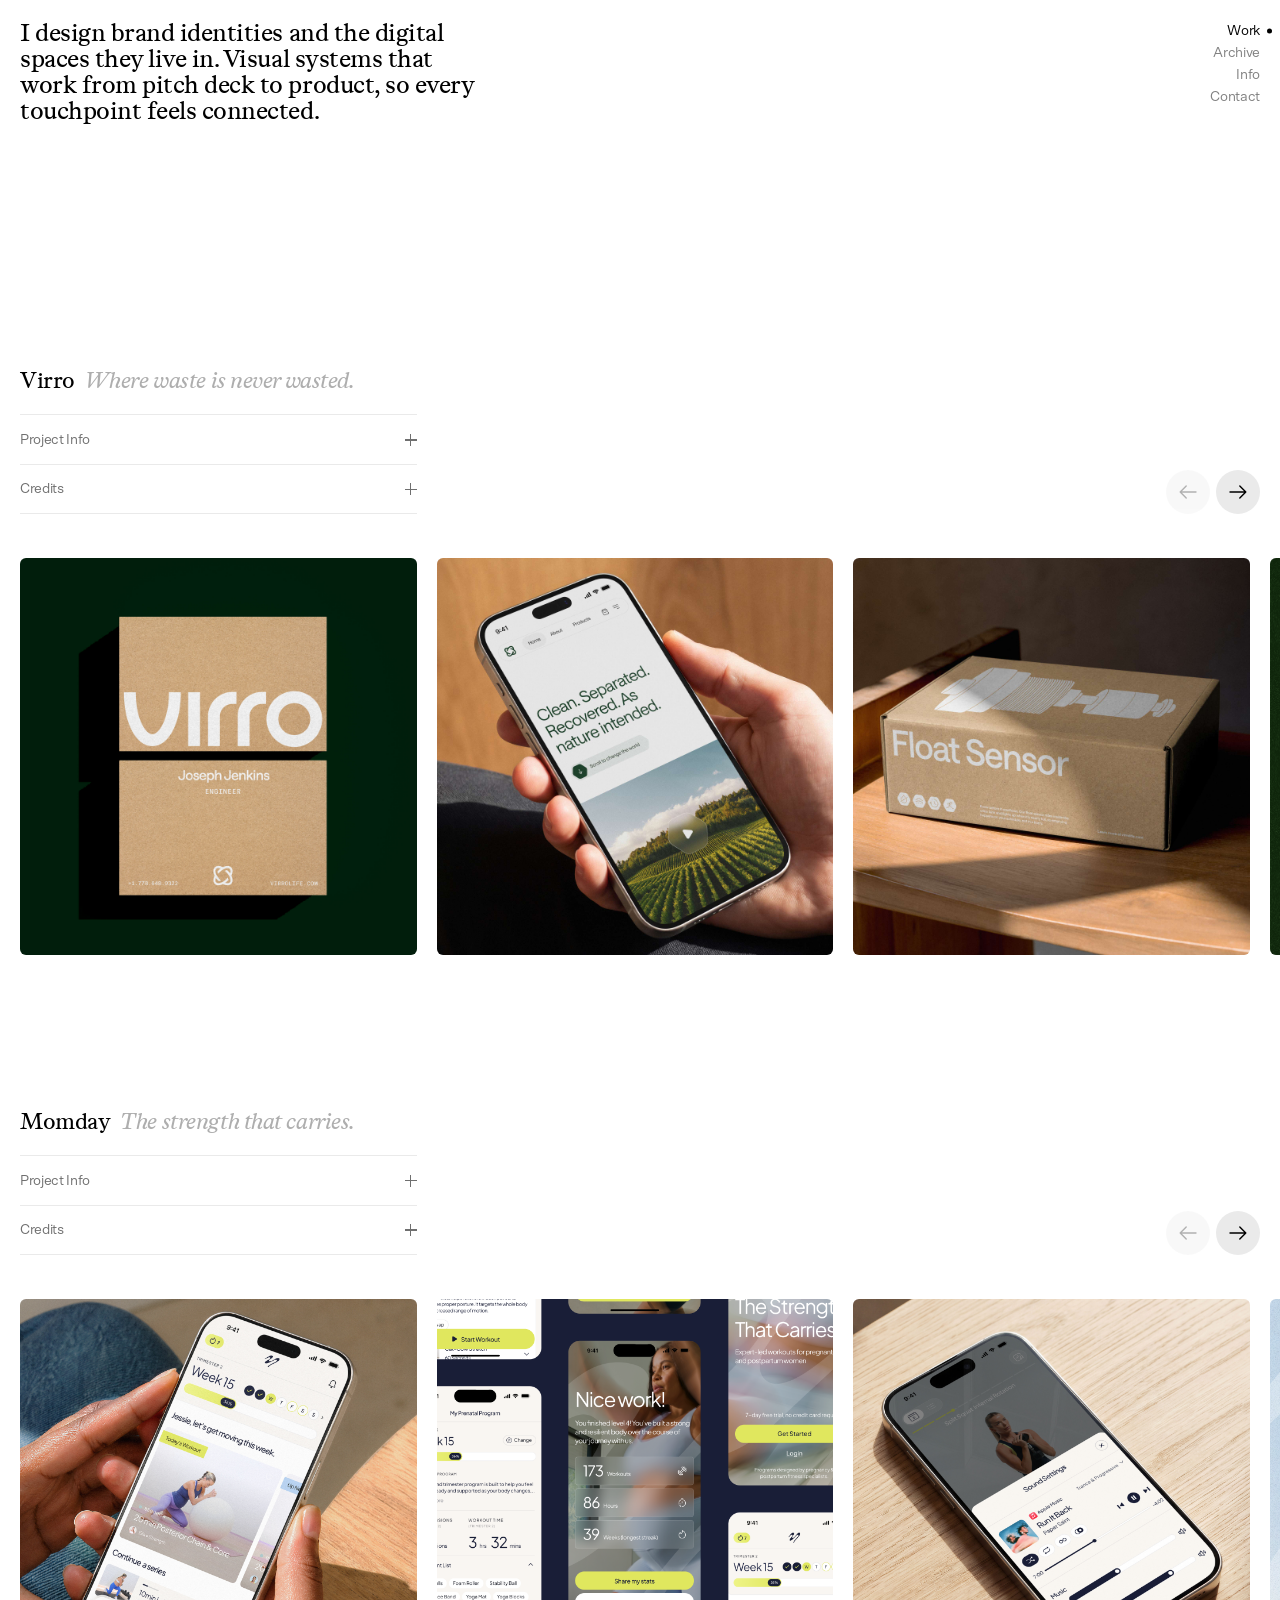
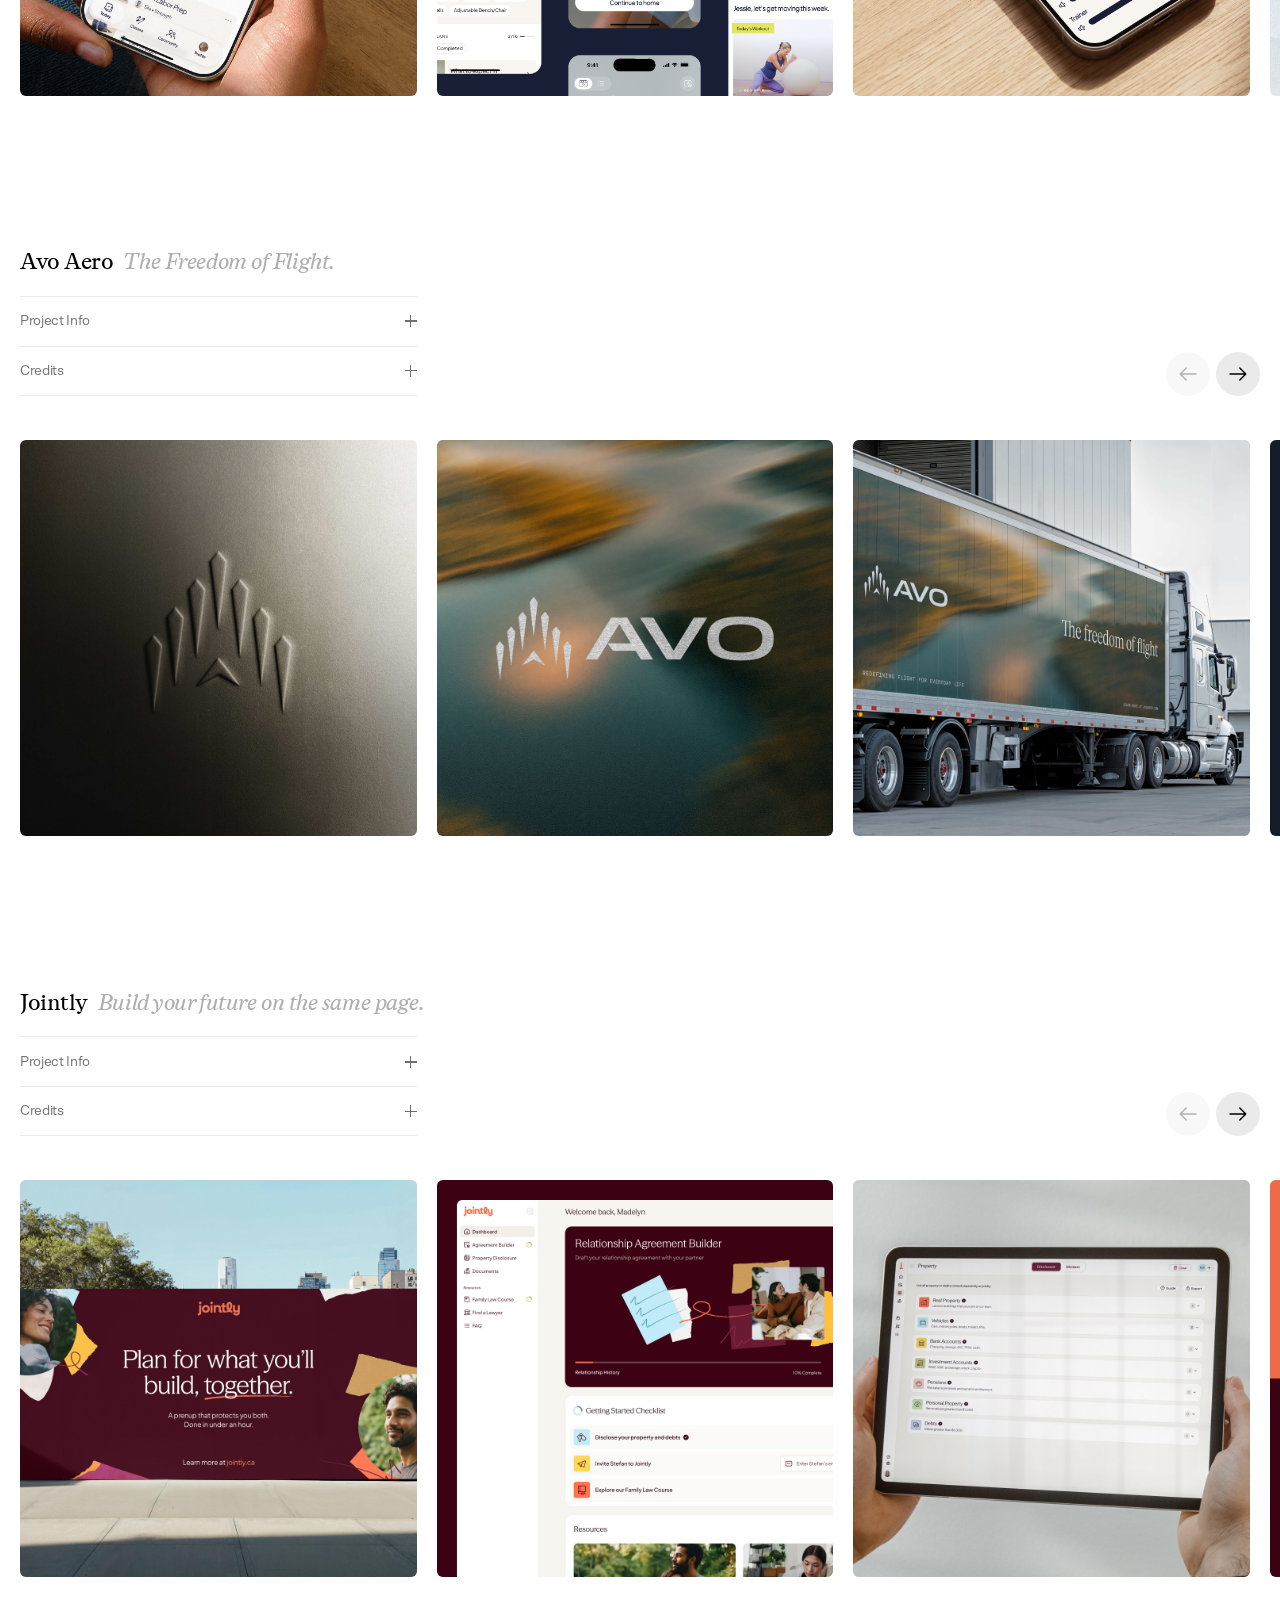
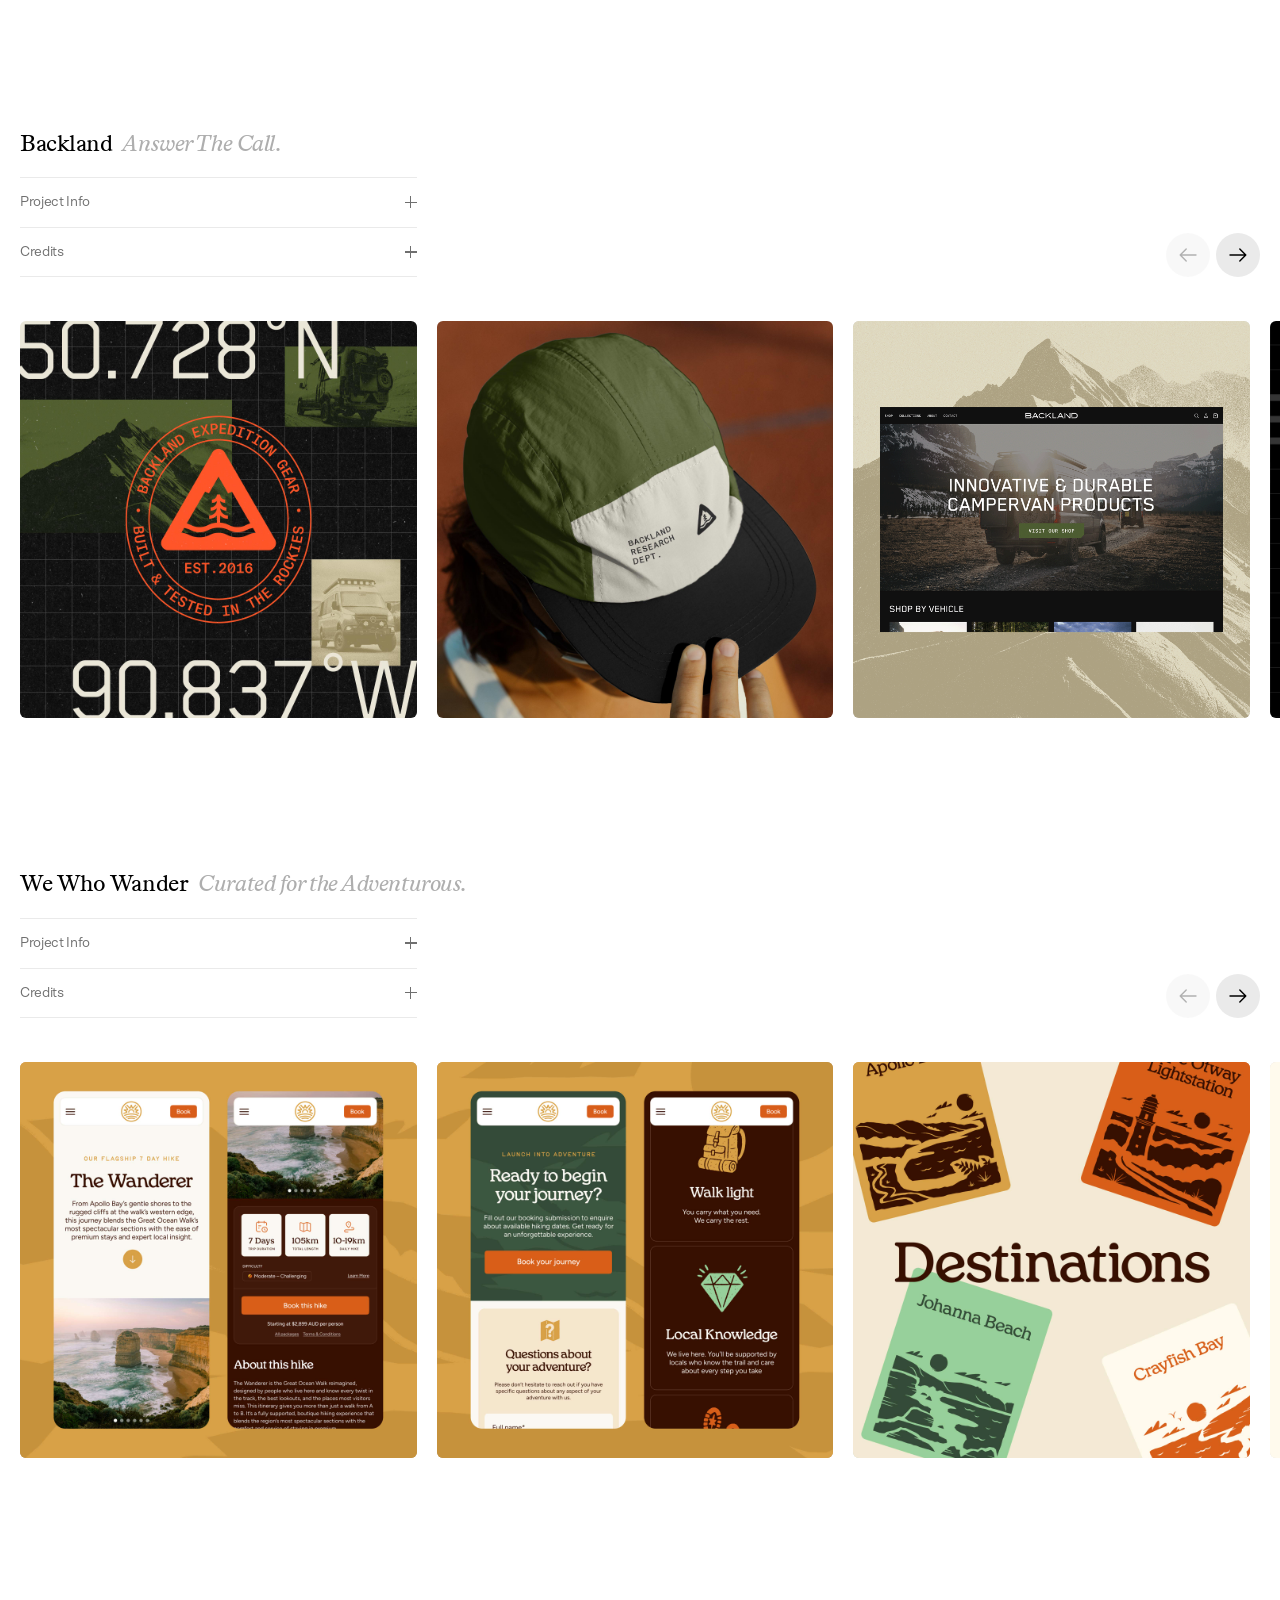
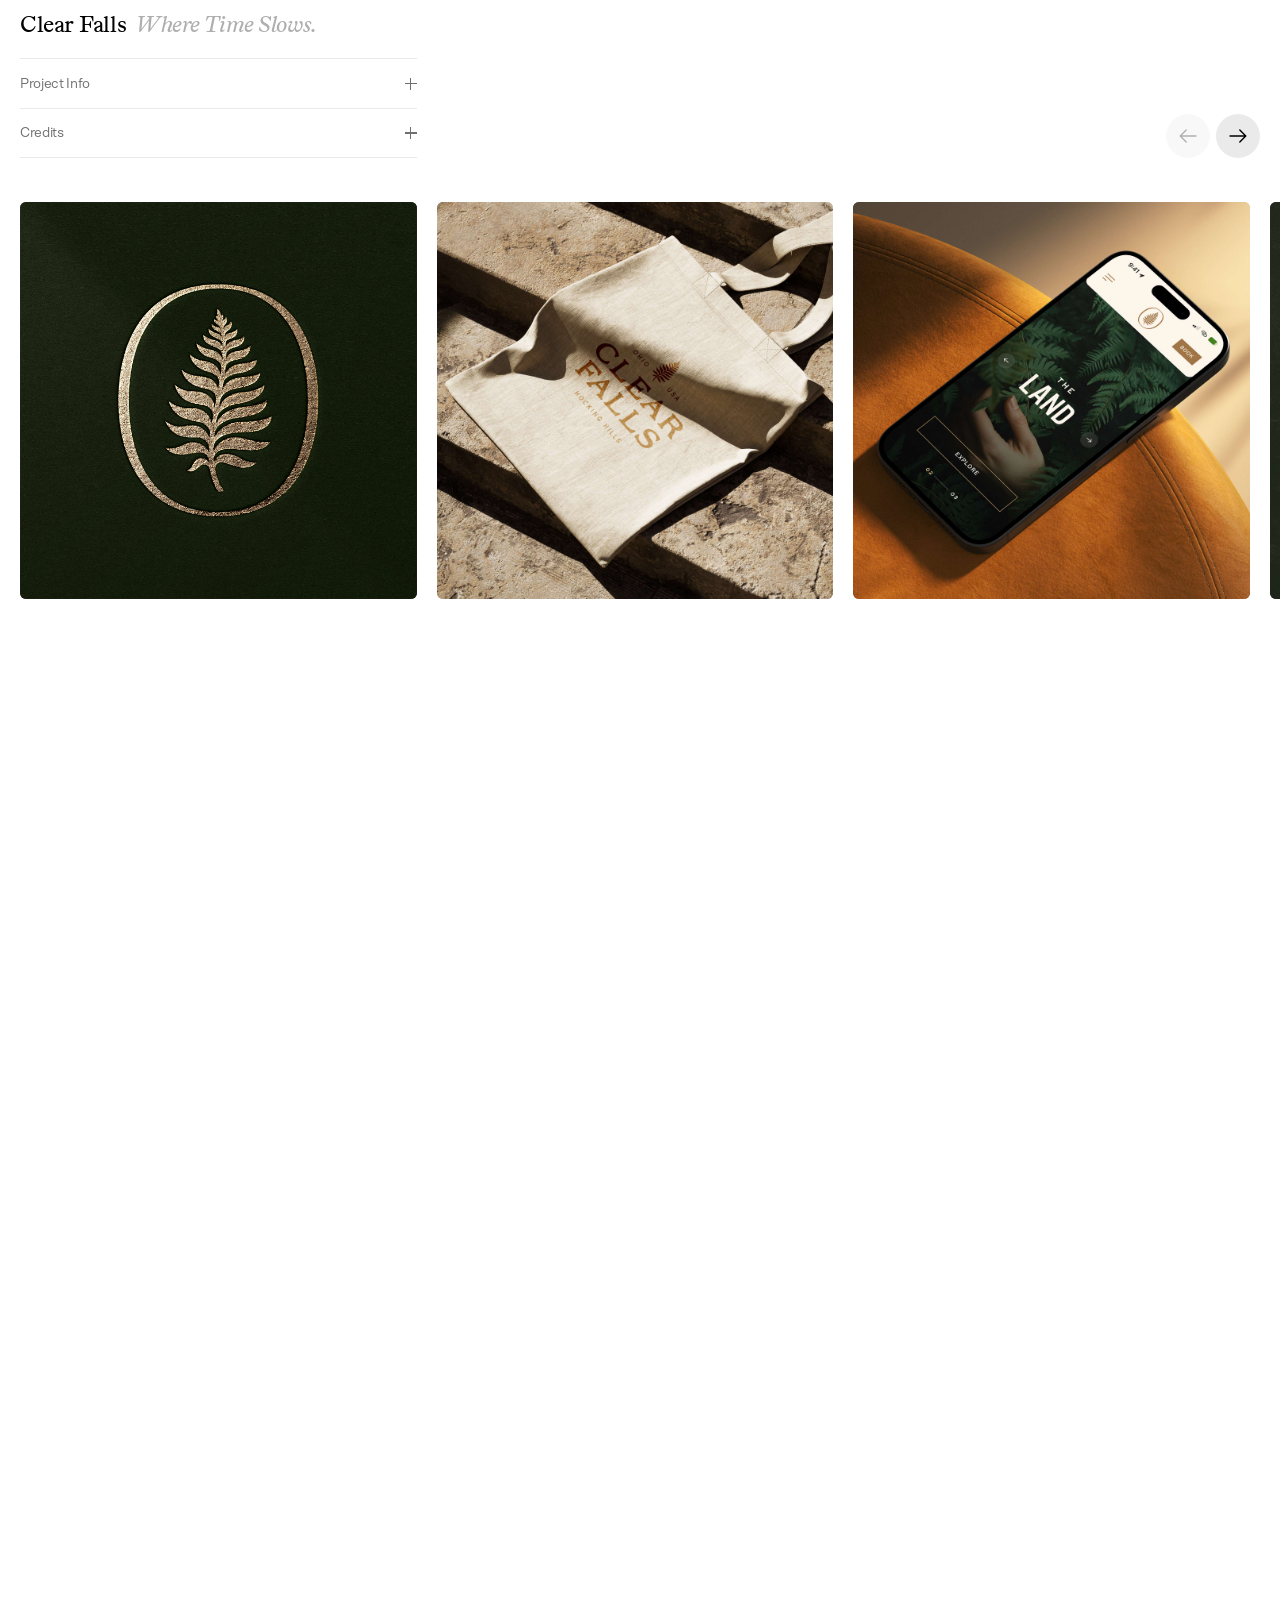
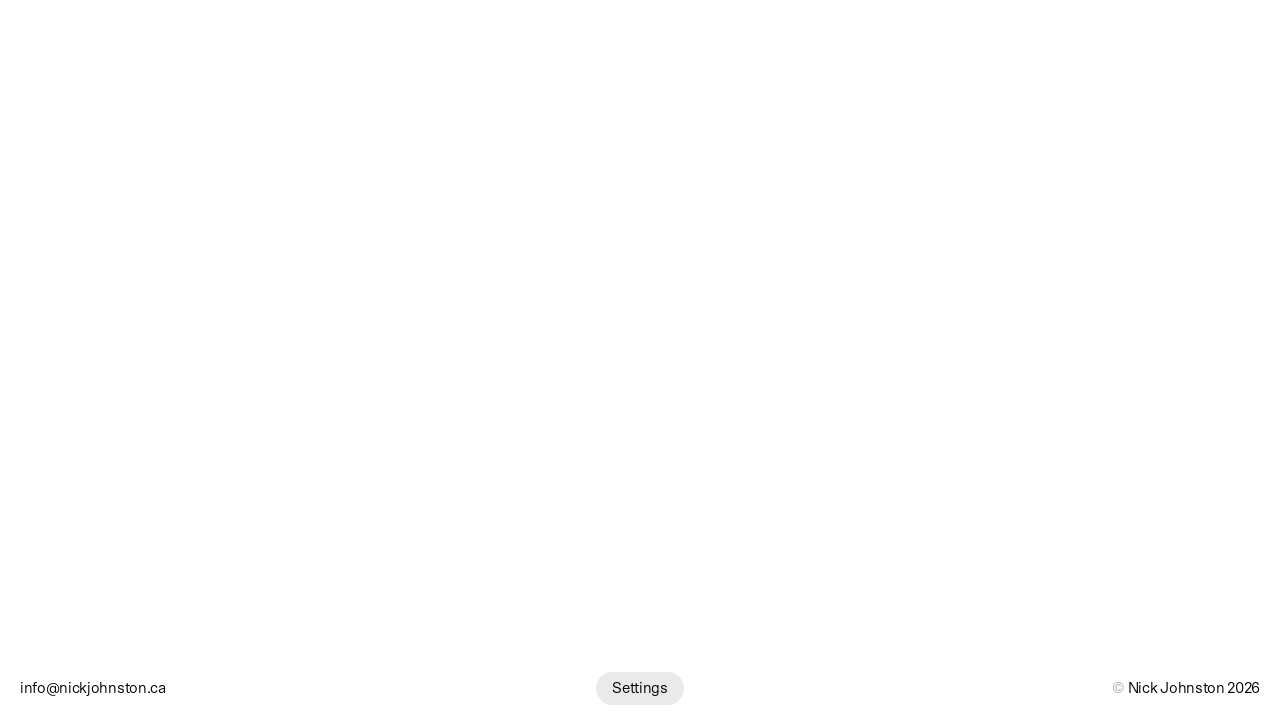
<file: index.html>
<!DOCTYPE html>
<html lang="en">
<head>
  <meta charset="UTF-8">
  <meta name="viewport" content="width=device-width, initial-scale=1.0">
  <title>Nick Johnston - Brand &amp; Interface Designer</title>
  <link rel="icon" href="favicon.ico" sizes="any">
  <meta name="description" content="Brand and interface designer in Squamish, BC, building connected brand experiences for companies with a story to tell, from pitch deck to product.">
  <meta property="og:type" content="website">
  <meta property="og:site_name" content="Nick Johnston">
  <meta property="og:title" content="Nick Johnston - Brand &amp; Interface Designer">
  <meta property="og:description" content="Brand and interface designer in Squamish, BC, building connected brand experiences for companies with a story to tell, from pitch deck to product.">
  <meta property="og:url" content="https://nickjohnston.ca/">
  <meta property="og:image" content="https://nickjohnston.ca/images/og/nj-og.jpg">
  <meta property="og:image:width" content="1200">
  <meta property="og:image:height" content="630">
  <meta property="og:image:alt" content="Identities and Interfaces. Nick Johnston designs brands, apps, and websites.">
  <meta name="twitter:card" content="summary_large_image">
  <script>
    /* Apply the theme before first paint to avoid a flash. A saved choice
       from the settings menu wins; otherwise follow the system setting. */
    try {
      var savedTheme = localStorage.getItem('theme');
    } catch (e) {}
    if (savedTheme === 'light' || (savedTheme !== 'dark' &&
        window.matchMedia('(prefers-color-scheme: light)').matches)) {
      document.documentElement.setAttribute('data-theme', 'light');
    }
    /* Flag the intro reveal pre-paint so the text never flashes unsplit.
       Skipped for reduced motion: stagger delays would survive the global
       duration override and letters would pop in one by one. */
    if (!window.matchMedia('(prefers-reduced-motion: reduce)').matches) {
      document.documentElement.classList.add('anim-intro');
    }
  </script>
  <link rel="stylesheet" href="css/styles.css">
</head>
<body>

  <header class="site-header grid-12">
    <p class="intro">I design brand identities and the digital spaces they live in. Visual systems that work from pitch deck to product, so every touchpoint feels&nbsp;connected.</p>
    <nav class="site-nav" aria-label="Main">
      <ul>
        <li><a href="index.html" aria-current="page"><span class="roll"><span>Work</span><span aria-hidden="true">Work</span></span></a></li>
        <li class="nav-archive">
          <a href="archive.html"><span class="roll"><span>Archive</span><span aria-hidden="true">Archive</span></span></a>
          <span class="nav-sub">
            <span aria-hidden="true">[</span>
            <a href="archive.html" data-view="design"><span class="roll"><span>Design</span><span aria-hidden="true">Design</span></span></a>
            <span aria-hidden="true">/</span>
            <a href="archive.html?view=logos" data-view="logos"><span class="roll"><span>Logos</span><span aria-hidden="true">Logos</span></span></a>
            <span aria-hidden="true">]</span>
          </span>
        </li>
        <li><a href="info.html"><span class="roll"><span>Info</span><span aria-hidden="true">Info</span></span></a></li>
        <li><a href="contact.html"><span class="roll"><span>Contact</span><span aria-hidden="true">Contact</span></span></a></li>
      </ul>
    </nav>
  </header>

  <main>
    <section class="project" data-carousel aria-labelledby="title-virro">
      <div class="project-header grid-12">
        <h2 class="project-title" id="title-virro">Virro<span class="sr-only">, </span><span class="tagline">Where waste is never wasted.</span></h2>
        <div class="project-acc">
          <button class="project-acc-item" type="button" data-panel="info" aria-expanded="false" aria-controls="info-virro">
            <span class="roll"><span>Project Info</span><span aria-hidden="true">Project Info</span></span>
            <span class="project-acc-sign" aria-hidden="true"></span>
          </button>
          <button class="project-acc-item" type="button" data-panel="credits" aria-expanded="false" aria-controls="credits-virro">
            <span class="roll"><span>Credits</span><span aria-hidden="true">Credits</span></span>
            <span class="project-acc-sign" aria-hidden="true"></span>
          </button>
        </div>
        <div class="project-acc-content">
          <div tabindex="0" class="project-acc-panel project-acc-panel-info" id="info-virro">
            <p>Brand strategy, product names, and visual identity for Virro. The concept of the composting toilet is not new, but the Virro team's approach to it is. We worked with them to understand their unique POV and translate it into a compelling identity that sets them apart from the legacy sanitation players in the space.</p>
          </div>
          <div tabindex="0" class="project-acc-panel project-acc-panel-credits" id="credits-virro">
            <ul>
              <li><span class="credit-label">Agency:</span> Diver</li>
              <li><span class="credit-label">Strategy:</span> John Edmonds</li>
              <li><span class="credit-label">Creative Direction &amp; Design:</span> Nick Johnston</li>
            </ul>
          </div>
        </div>
        <div class="carousel-arrows">
          <button class="arrow" type="button" data-dir="prev" aria-label="Previous Virro image"><svg width="18" height="14" viewBox="0 0 18 14" fill="none" xmlns="http://www.w3.org/2000/svg" aria-hidden="true"><path d="M7.2 1 1.2 7l6 6M1.2 7H17" stroke="currentColor" stroke-width="1.4" stroke-linecap="round" stroke-linejoin="round"/></svg></button>
          <button class="arrow" type="button" data-dir="next" aria-label="Next Virro image"><svg width="18" height="14" viewBox="0 0 18 14" fill="none" xmlns="http://www.w3.org/2000/svg" aria-hidden="true"><path d="M10.8 1l6 6-6 6M16.8 7H1" stroke="currentColor" stroke-width="1.4" stroke-linecap="round" stroke-linejoin="round"/></svg></button>
        </div>
      </div>
      <div class="carousel" tabindex="0" aria-label="Virro project images">
        <div class="slide" data-slot="virro-01" role="group" aria-label="Virro image 1 of 13: business cards"><img src="images/virro/virro-01.jpg" alt=""></div>
        <div class="slide" data-slot="virro-02" role="group" aria-label="Virro image 2 of 13: mobile site home screen"><img src="images/virro/virro-02.jpg" alt=""></div>
        <div class="slide" data-slot="virro-03" role="group" aria-label="Virro image 3 of 13: process badge pattern"><img src="images/virro/virro-03.jpg" alt=""></div>
        <div class="slide" data-slot="virro-04" role="group" aria-label="Virro image 4 of 13: animated water-free badge icon"><img src="images/virro/virro-04.gif" alt=""></div>
        <div class="slide" data-slot="virro-05" role="group" aria-label="Virro image 5 of 13: water savings counter display"><img src="images/virro/virro-05.jpg" alt="" loading="lazy"></div>
        <div class="slide" data-slot="virro-06" role="group" aria-label="Virro image 6 of 13: embossed logo detail"><img src="images/virro/virro-06.jpg" alt="" loading="lazy"></div>
        <div class="slide" data-slot="virro-07" role="group" aria-label="Virro image 7 of 13: Renue product page on mobile"><img src="images/virro/virro-07.jpg" alt="" loading="lazy"></div>
        <div class="slide" data-slot="virro-08" role="group" aria-label="Virro image 8 of 13: Renue packaging"><img src="images/virro/virro-08.jpg" alt="" loading="lazy"></div>
        <div class="slide" data-slot="virro-09" role="group" aria-label="Virro image 9 of 13: tote bag"><img src="images/virro/virro-09.jpg" alt="" loading="lazy"></div>
        <div class="slide" data-slot="virro-10" role="group" aria-label="Virro image 10 of 13: process badge pattern"><img src="images/virro/virro-10.jpg" alt="" loading="lazy"></div>
        <div class="slide" data-slot="virro-11" role="group" aria-label="Virro image 11 of 13: brand brochure"><img src="images/virro/virro-11.jpg" alt="" loading="lazy"></div>
        <div class="slide" data-slot="virro-12" role="group" aria-label="Virro image 12 of 13: mobile app, Re-Gen Lifecycle screen"><img src="images/virro/virro-12.jpg" alt="" loading="lazy"></div>
        <div class="slide" data-slot="virro-13" role="group" aria-label="Virro image 13 of 13: animated brand color palette"><img src="images/virro/virro-13.gif" alt="" loading="lazy"></div>
      </div>
    </section>
    <section class="project" data-carousel aria-labelledby="title-momday">
      <div class="project-header grid-12">
        <h2 class="project-title" id="title-momday">Momday<span class="sr-only">, </span><span class="tagline">The strength that carries.</span></h2>
        <div class="project-acc">
          <button class="project-acc-item" type="button" data-panel="info" aria-expanded="false" aria-controls="info-momday">
            <span class="roll"><span>Project Info</span><span aria-hidden="true">Project Info</span></span>
            <span class="project-acc-sign" aria-hidden="true"></span>
          </button>
          <button class="project-acc-item" type="button" data-panel="credits" aria-expanded="false" aria-controls="credits-momday">
            <span class="roll"><span>Credits</span><span aria-hidden="true">Credits</span></span>
            <span class="project-acc-sign" aria-hidden="true"></span>
          </button>
        </div>
        <div class="project-acc-content">
          <div tabindex="0" class="project-acc-panel project-acc-panel-info" id="info-momday">
            <p>Momday is a fitness app for pregnant and postpartum women. They had outgrown their existing app and came to Input Logic to design new features, bring their new brand into the product, and build it. I worked with their team to translate the brand for digital, extending the brand standards and setting a clear direction for both the website and product UI. Alongside the UI work, we defined a motion language that carried through to their launch marketing materials.</p>
          </div>
          <div tabindex="0" class="project-acc-panel project-acc-panel-credits" id="credits-momday">
            <ul>
              <li><span class="credit-label">Agency:</span> Input Logic</li>
              <li><span class="credit-label">Brand Strategy:</span> Frank Strategy</li>
              <li><span class="credit-label">Brand Design:</span> Talia Cohen</li>
              <li><span class="credit-label">UX:</span> Nelson Reid</li>
              <li><span class="credit-label">Motion Design:</span> Andrew Embury</li>
              <li><span class="credit-label">Product Design:</span> Nick Johnston</li>
            </ul>
          </div>
        </div>
        <div class="carousel-arrows">
          <button class="arrow" type="button" data-dir="prev" aria-label="Previous Momday image"><svg width="18" height="14" viewBox="0 0 18 14" fill="none" xmlns="http://www.w3.org/2000/svg" aria-hidden="true"><path d="M7.2 1 1.2 7l6 6M1.2 7H17" stroke="currentColor" stroke-width="1.4" stroke-linecap="round" stroke-linejoin="round"/></svg></button>
          <button class="arrow" type="button" data-dir="next" aria-label="Next Momday image"><svg width="18" height="14" viewBox="0 0 18 14" fill="none" xmlns="http://www.w3.org/2000/svg" aria-hidden="true"><path d="M10.8 1l6 6-6 6M16.8 7H1" stroke="currentColor" stroke-width="1.4" stroke-linecap="round" stroke-linejoin="round"/></svg></button>
        </div>
      </div>
      <div class="carousel" tabindex="0" aria-label="Momday project images">
        <div class="slide" data-slot="momday-01" role="group" aria-label="Momday image 1 of 9"><img src="images/momday/momday-01.png" alt="" loading="lazy"></div>
        <div class="slide" data-slot="momday-02" role="group" aria-label="Momday image 2 of 9"><img src="images/momday/momday-02.png" alt="" loading="lazy"></div>
        <div class="slide" data-slot="momday-03" role="group" aria-label="Momday image 3 of 9"><img src="images/momday/momday-03.png" alt="" loading="lazy"></div>
        <div class="slide" data-slot="momday-04" role="group" aria-label="Momday image 4 of 9"><img src="images/momday/momday-04.png" alt="" loading="lazy"></div>
        <div class="slide" data-slot="momday-05" role="group" aria-label="Momday image 5 of 9"><img src="images/momday/momday-05.png" alt="" loading="lazy"></div>
        <div class="slide" data-slot="momday-06" role="group" aria-label="Momday image 6 of 9"><img src="images/momday/momday-06.png" alt="" loading="lazy"></div>
        <div class="slide" data-slot="momday-07" role="group" aria-label="Momday image 7 of 9"><img src="images/momday/momday-07.png" alt="" loading="lazy"></div>
        <div class="slide" data-slot="momday-08" role="group" aria-label="Momday image 8 of 9"><img src="images/momday/momday-08.png" alt="" loading="lazy"></div>
        <div class="slide" data-slot="momday-09" role="group" aria-label="Momday image 9 of 9"><img src="images/momday/momday-09.png" alt="" loading="lazy"></div>
      </div>
    </section>
    <section class="project" data-carousel aria-labelledby="title-avo-aero">
      <div class="project-header grid-12">
        <h2 class="project-title" id="title-avo-aero">Avo Aero<span class="sr-only">, </span><span class="tagline">The Freedom of Flight.</span></h2>
        <div class="project-acc">
          <button class="project-acc-item" type="button" data-panel="info" aria-expanded="false" aria-controls="info-avo-aero">
            <span class="roll"><span>Project Info</span><span aria-hidden="true">Project Info</span></span>
            <span class="project-acc-sign" aria-hidden="true"></span>
          </button>
          <button class="project-acc-item" type="button" data-panel="credits" aria-expanded="false" aria-controls="credits-avo-aero">
            <span class="roll"><span>Credits</span><span aria-hidden="true">Credits</span></span>
            <span class="project-acc-sign" aria-hidden="true"></span>
          </button>
        </div>
        <div class="project-acc-content">
          <div tabindex="0" class="project-acc-panel project-acc-panel-info" id="info-avo-aero">
            <p>Avo Aero has an ambitious goal: to make eVTOL vehicles commonplace in driveways across the US. When the founder approached Diver, he was building small-scale prototypes and preparing to raise a major funding round, but he had no brand. He understood the power of good design and wanted to look credible to investors from day one. We worked with him to craft a clear, ownable brand strategy, a visual identity, a website, and a pitch deck written in the brand's voice to help him secure his first round of funding.</p>
          </div>
          <div tabindex="0" class="project-acc-panel project-acc-panel-credits" id="credits-avo-aero">
            <ul>
              <li><span class="credit-label">Agency:</span> Diver</li>
              <li><span class="credit-label">Brand Strategy:</span> John Edmonds</li>
              <li><span class="credit-label">Creative Direction &amp; Design:</span> Nick Johnston</li>
            </ul>
          </div>
        </div>
        <div class="carousel-arrows">
          <button class="arrow" type="button" data-dir="prev" aria-label="Previous Avo Aero image"><svg width="18" height="14" viewBox="0 0 18 14" fill="none" xmlns="http://www.w3.org/2000/svg" aria-hidden="true"><path d="M7.2 1 1.2 7l6 6M1.2 7H17" stroke="currentColor" stroke-width="1.4" stroke-linecap="round" stroke-linejoin="round"/></svg></button>
          <button class="arrow" type="button" data-dir="next" aria-label="Next Avo Aero image"><svg width="18" height="14" viewBox="0 0 18 14" fill="none" xmlns="http://www.w3.org/2000/svg" aria-hidden="true"><path d="M10.8 1l6 6-6 6M16.8 7H1" stroke="currentColor" stroke-width="1.4" stroke-linecap="round" stroke-linejoin="round"/></svg></button>
        </div>
      </div>
      <div class="carousel" tabindex="0" aria-label="Avo Aero project images">
        <div class="slide" data-slot="avo-aero-01" role="group" aria-label="Avo Aero image 1 of 17: embossed logo mark"><img src="images/avo-aero/avo-01.jpg" alt="" loading="lazy"></div>
        <div class="slide" data-slot="avo-aero-02" role="group" aria-label="Avo Aero image 2 of 17: logo lockup"><img src="images/avo-aero/avo-02.jpg" alt="" loading="lazy"></div>
        <div class="slide" data-slot="avo-aero-03" role="group" aria-label="Avo Aero image 3 of 17: trailer livery"><img src="images/avo-aero/avo-03.jpg" alt="" loading="lazy"></div>
        <div class="slide" data-slot="avo-aero-04" role="group" aria-label="Avo Aero image 4 of 17: animated typography specimen"><img src="images/avo-aero/avo-04.gif" alt="" loading="lazy"></div>
        <div class="slide" data-slot="avo-aero-05" role="group" aria-label="Avo Aero image 5 of 17: brand color palette"><img src="images/avo-aero/avo-05.jpg" alt="" loading="lazy"></div>
        <div class="slide" data-slot="avo-aero-06" role="group" aria-label="Avo Aero image 6 of 17: business cards"><img src="images/avo-aero/avo-06.jpg" alt="" loading="lazy"></div>
        <div class="slide" data-slot="avo-aero-07" role="group" aria-label="Avo Aero image 7 of 17: logo construction grid"><img src="images/avo-aero/avo-07.jpg" alt="" loading="lazy"></div>
        <div class="slide" data-slot="avo-aero-08" role="group" aria-label="Avo Aero image 8 of 17: brand book"><img src="images/avo-aero/avo-08.jpg" alt="" loading="lazy"></div>
        <div class="slide" data-slot="avo-aero-09" role="group" aria-label="Avo Aero image 9 of 17: freedom of flight motion piece"><img src="images/avo-aero/avo-09.gif" alt="" loading="lazy"></div>
        <div class="slide" data-slot="avo-aero-10" role="group" aria-label="Avo Aero image 10 of 17: tote bag"><img src="images/avo-aero/avo-10.jpg" alt="" loading="lazy"></div>
        <div class="slide" data-slot="avo-aero-11" role="group" aria-label="Avo Aero image 11 of 17: website on tablet"><img src="images/avo-aero/avo-11.jpg" alt="" loading="lazy"></div>
        <div class="slide" data-slot="avo-aero-12" role="group" aria-label="Avo Aero image 12 of 17: lanyard badges"><img src="images/avo-aero/avo-12.jpg" alt="" loading="lazy"></div>
        <div class="slide" data-slot="avo-aero-13" role="group" aria-label="Avo Aero image 13 of 17: embroidered cap"><img src="images/avo-aero/avo-13.jpg" alt="" loading="lazy"></div>
        <div class="slide" data-slot="avo-aero-14" role="group" aria-label="Avo Aero image 14 of 17: freedom of flight type poster"><img src="images/avo-aero/avo-14.jpg" alt="" loading="lazy"></div>
        <div class="slide" data-slot="avo-aero-15" role="group" aria-label="Avo Aero image 15 of 17: woven garment label"><img src="images/avo-aero/avo-15.jpg" alt="" loading="lazy"></div>
        <div class="slide" data-slot="avo-aero-16" role="group" aria-label="Avo Aero image 16 of 17: chrome vehicle badge"><img src="images/avo-aero/avo-16.jpg" alt="" loading="lazy"></div>
        <div class="slide" data-slot="avo-aero-17" role="group" aria-label="Avo Aero image 17 of 17: chrome vehicle badge"><img src="images/avo-aero/avo-17.jpg" alt="" loading="lazy"></div>
      </div>
    </section>
    <section class="project" data-carousel aria-labelledby="title-jointly">
      <div class="project-header grid-12">
        <h2 class="project-title" id="title-jointly">Jointly<span class="sr-only">, </span><span class="tagline">Build your future on the same page.</span></h2>
        <div class="project-acc">
          <button class="project-acc-item" type="button" data-panel="info" aria-expanded="false" aria-controls="info-jointly">
            <span class="roll"><span>Project Info</span><span aria-hidden="true">Project Info</span></span>
            <span class="project-acc-sign" aria-hidden="true"></span>
          </button>
          <button class="project-acc-item" type="button" data-panel="credits" aria-expanded="false" aria-controls="credits-jointly">
            <span class="roll"><span>Credits</span><span aria-hidden="true">Credits</span></span>
            <span class="project-acc-sign" aria-hidden="true"></span>
          </button>
        </div>
        <div class="project-acc-content">
          <div tabindex="0" class="project-acc-panel project-acc-panel-info" id="info-jointly">
            <p>Jointly is a prenuptial and cohabitation agreement builder. They came to Input Logic with an existing product and brand, and I worked with their team to update the visual identity, product UI, and marketing site.</p>
          </div>
          <div tabindex="0" class="project-acc-panel project-acc-panel-credits" id="credits-jointly">
            <ul>
              <li><span class="credit-label">Agency:</span> Input Logic</li>
              <li><span class="credit-label">UX:</span> Nelson Reid</li>
              <li><span class="credit-label">Creative Direction &amp; Product Design:</span> Nick Johnston</li>
            </ul>
          </div>
        </div>
        <div class="carousel-arrows">
          <button class="arrow" type="button" data-dir="prev" aria-label="Previous Jointly image"><svg width="18" height="14" viewBox="0 0 18 14" fill="none" xmlns="http://www.w3.org/2000/svg" aria-hidden="true"><path d="M7.2 1 1.2 7l6 6M1.2 7H17" stroke="currentColor" stroke-width="1.4" stroke-linecap="round" stroke-linejoin="round"/></svg></button>
          <button class="arrow" type="button" data-dir="next" aria-label="Next Jointly image"><svg width="18" height="14" viewBox="0 0 18 14" fill="none" xmlns="http://www.w3.org/2000/svg" aria-hidden="true"><path d="M10.8 1l6 6-6 6M16.8 7H1" stroke="currentColor" stroke-width="1.4" stroke-linecap="round" stroke-linejoin="round"/></svg></button>
        </div>
      </div>
      <div class="carousel" tabindex="0" aria-label="Jointly project images">
        <div class="slide" data-slot="jointly-01" role="group" aria-label="Jointly image 1 of 14: website on laptop"><img src="images/jointly/j-01.jpg" alt="" loading="lazy"></div>
        <div class="slide" data-slot="jointly-02" role="group" aria-label="Jointly image 2 of 14: agreement builder dashboard"><img src="images/jointly/j-02.jpg" alt="" loading="lazy"></div>
        <div class="slide" data-slot="jointly-03" role="group" aria-label="Jointly image 3 of 14: brand collage"><img src="images/jointly/j-03.jpg" alt="" loading="lazy"></div>
        <div class="slide" data-slot="jointly-04" role="group" aria-label="Jointly image 4 of 14: brand color palette"><img src="images/jointly/j-04.jpg" alt="" loading="lazy"></div>
        <div class="slide" data-slot="jointly-05" role="group" aria-label="Jointly image 5 of 14: type specimen"><img src="images/jointly/j-05.jpg" alt="" loading="lazy"></div>
        <div class="slide" data-slot="jointly-06" role="group" aria-label="Jointly image 6 of 14: property disclosure screen"><img src="images/jointly/j-06.jpg" alt="" loading="lazy"></div>
        <div class="slide" data-slot="jointly-07" role="group" aria-label="Jointly image 7 of 14"><img src="images/jointly/j-07.gif" alt="" loading="lazy"></div>
        <div class="slide" data-slot="jointly-08" role="group" aria-label="Jointly image 8 of 14: FAQ page"><img src="images/jointly/j-08.jpg" alt="" loading="lazy"></div>
        <div class="slide" data-slot="jointly-09" role="group" aria-label="Jointly image 9 of 14: agreement builder start screen"><img src="images/jointly/j-09.jpg" alt="" loading="lazy"></div>
        <div class="slide" data-slot="jointly-10" role="group" aria-label="Jointly image 10 of 14: three easy steps page"><img src="images/jointly/j-10.jpg" alt="" loading="lazy"></div>
        <div class="slide" data-slot="jointly-11" role="group" aria-label="Jointly image 11 of 14: marketing site home page"><img src="images/jointly/j-11.jpg" alt="" loading="lazy"></div>
        <div class="slide" data-slot="jointly-12" role="group" aria-label="Jointly image 12 of 14: relationship history form"><img src="images/jointly/j-12.jpg" alt="" loading="lazy"></div>
        <div class="slide" data-slot="jointly-13" role="group" aria-label="Jointly image 13 of 14: family law course pages"><img src="images/jointly/j-13.jpg" alt="" loading="lazy"></div>
        <div class="slide" data-slot="jointly-14" role="group" aria-label="Jointly image 14 of 14: brand collage"><img src="images/jointly/j-14.jpg" alt="" loading="lazy"></div>
      </div>
    </section>
    <section class="project" data-carousel aria-labelledby="title-backland">
      <div class="project-header grid-12">
        <h2 class="project-title" id="title-backland">Backland<span class="sr-only">, </span><span class="tagline">Answer The Call.</span></h2>
        <div class="project-acc">
          <button class="project-acc-item" type="button" data-panel="info" aria-expanded="false" aria-controls="info-backland">
            <span class="roll"><span>Project Info</span><span aria-hidden="true">Project Info</span></span>
            <span class="project-acc-sign" aria-hidden="true"></span>
          </button>
          <button class="project-acc-item" type="button" data-panel="credits" aria-expanded="false" aria-controls="credits-backland">
            <span class="roll"><span>Credits</span><span aria-hidden="true">Credits</span></span>
            <span class="project-acc-sign" aria-hidden="true"></span>
          </button>
        </div>
        <div class="project-acc-content">
          <div tabindex="0" class="project-acc-panel project-acc-panel-info" id="info-backland">
            <p>What started as a typography exercise turned into a full visual identity update. Backland first approached me to design title typography for a few films they were producing, but it became clear early on that a full identity refresh would help support the new type direction. I updated their visual identity and gave them a new toolkit for creating marketing materials. The result cuts through a category crowded with loud, condensed typefaces and aggressive design. It feels technical, rugged, and precise, just like the products they build.</p>
          </div>
          <div tabindex="0" class="project-acc-panel project-acc-panel-credits" id="credits-backland">
            <ul>
              <li><span class="credit-label">Agency:</span> Diver</li>
              <li><span class="credit-label">Motion Design:</span> Zach Rampen</li>
              <li><span class="credit-label">Creative Direction &amp; Design:</span> Nick Johnston</li>
            </ul>
          </div>
        </div>
        <div class="carousel-arrows">
          <button class="arrow" type="button" data-dir="prev" aria-label="Previous Backland image"><svg width="18" height="14" viewBox="0 0 18 14" fill="none" xmlns="http://www.w3.org/2000/svg" aria-hidden="true"><path d="M7.2 1 1.2 7l6 6M1.2 7H17" stroke="currentColor" stroke-width="1.4" stroke-linecap="round" stroke-linejoin="round"/></svg></button>
          <button class="arrow" type="button" data-dir="next" aria-label="Next Backland image"><svg width="18" height="14" viewBox="0 0 18 14" fill="none" xmlns="http://www.w3.org/2000/svg" aria-hidden="true"><path d="M10.8 1l6 6-6 6M16.8 7H1" stroke="currentColor" stroke-width="1.4" stroke-linecap="round" stroke-linejoin="round"/></svg></button>
        </div>
      </div>
      <div class="carousel" tabindex="0" aria-label="Backland project images">
        <div class="slide" data-slot="backland-01" role="group" aria-label="Backland image 1 of 12: expedition badge"><img src="images/backland/bl-01.jpg" alt="" loading="lazy"></div>
        <div class="slide" data-slot="backland-02" role="group" aria-label="Backland image 2 of 12: five-panel cap"><img src="images/backland/bl-02.jpg" alt="" loading="lazy"></div>
        <div class="slide" data-slot="backland-03" role="group" aria-label="Backland image 3 of 12: animated website home page"><img src="images/backland/bl-03.gif" alt="" loading="lazy"></div>
        <div class="slide" data-slot="backland-04" role="group" aria-label="Backland image 4 of 12: OX and APEX series packaging"><img src="images/backland/bl-04.jpg" alt="" loading="lazy"></div>
        <div class="slide" data-slot="backland-05" role="group" aria-label="Backland image 5 of 12: OX and APEX series packaging"><img src="images/backland/bl-05.jpg" alt="" loading="lazy"></div>
        <div class="slide" data-slot="backland-06" role="group" aria-label="Backland image 6 of 12: poster pair"><img src="images/backland/bl-06.jpg" alt="" loading="lazy"></div>
        <div class="slide" data-slot="backland-07" role="group" aria-label="Backland image 7 of 12: water bottle"><img src="images/backland/bl-07.jpg" alt="" loading="lazy"></div>
        <div class="slide" data-slot="backland-08" role="group" aria-label="Backland image 8 of 12: brand book"><img src="images/backland/bl-08.jpg" alt="" loading="lazy"></div>
        <div class="slide" data-slot="backland-09" role="group" aria-label="Backland image 9 of 12: website on tablet"><img src="images/backland/bl-09.jpg" alt="" loading="lazy"></div>
        <div class="slide" data-slot="backland-10" role="group" aria-label="Backland image 10 of 12: storefront poster series"><img src="images/backland/bl-10.jpg" alt="" loading="lazy"></div>
        <div class="slide" data-slot="backland-11" role="group" aria-label="Backland image 11 of 12: product page on mobile"><img src="images/backland/bl-11.jpg" alt="" loading="lazy"></div>
        <div class="slide" data-slot="backland-12" role="group" aria-label="Backland image 12 of 12: painted hoarding signage"><img src="images/backland/bl-12.jpg" alt="" loading="lazy"></div>
      </div>
    </section>
    <section class="project" data-carousel aria-labelledby="title-we-who-wander">
      <div class="project-header grid-12">
        <h2 class="project-title" id="title-we-who-wander">We Who Wander<span class="sr-only">, </span><span class="tagline">Curated for the Adventurous.</span></h2>
        <div class="project-acc">
          <button class="project-acc-item" type="button" data-panel="info" aria-expanded="false" aria-controls="info-we-who-wander">
            <span class="roll"><span>Project Info</span><span aria-hidden="true">Project Info</span></span>
            <span class="project-acc-sign" aria-hidden="true"></span>
          </button>
          <button class="project-acc-item" type="button" data-panel="credits" aria-expanded="false" aria-controls="credits-we-who-wander">
            <span class="roll"><span>Credits</span><span aria-hidden="true">Credits</span></span>
            <span class="project-acc-sign" aria-hidden="true"></span>
          </button>
        </div>
        <div class="project-acc-content">
          <div tabindex="0" class="project-acc-panel project-acc-panel-info" id="info-we-who-wander">
            <p>Jack approached me to create a brand identity for his new premium hiking tour company along Australia's Great Ocean Walk. Together we created an identity that stands apart from the other operators in the area. At its heart is a set of landscape illustrations by Sebastian Abboud, used on everything from merch to the website. In a second phase, we designed and developed a custom site where guests can book their trip and their stay at Jack's hotel. This project is my favourite kind of work: designing everything from the brand through to every digital touchpoint of the business.</p>
          </div>
          <div tabindex="0" class="project-acc-panel project-acc-panel-credits" id="credits-we-who-wander">
            <ul>
              <li><span class="credit-label">Agency:</span> Diver</li>
              <li><span class="credit-label">Illustration:</span> Sebastian Abboud</li>
              <li><span class="credit-label">Website Development:</span> Input Logic</li>
              <li><span class="credit-label">Creative Direction &amp; Design:</span> Nick Johnston</li>
            </ul>
          </div>
        </div>
        <div class="carousel-arrows">
          <button class="arrow" type="button" data-dir="prev" aria-label="Previous We Who Wander image"><svg width="18" height="14" viewBox="0 0 18 14" fill="none" xmlns="http://www.w3.org/2000/svg" aria-hidden="true"><path d="M7.2 1 1.2 7l6 6M1.2 7H17" stroke="currentColor" stroke-width="1.4" stroke-linecap="round" stroke-linejoin="round"/></svg></button>
          <button class="arrow" type="button" data-dir="next" aria-label="Next We Who Wander image"><svg width="18" height="14" viewBox="0 0 18 14" fill="none" xmlns="http://www.w3.org/2000/svg" aria-hidden="true"><path d="M10.8 1l6 6-6 6M16.8 7H1" stroke="currentColor" stroke-width="1.4" stroke-linecap="round" stroke-linejoin="round"/></svg></button>
        </div>
      </div>
      <div class="carousel" tabindex="0" aria-label="We Who Wander project images">
        <div class="slide" data-slot="we-who-wander-01" role="group" aria-label="We Who Wander image 1 of 15: The Wanderer hike pages on mobile"><img src="images/we-who-wander/www-01.jpg" alt="" loading="lazy"></div>
        <div class="slide" data-slot="we-who-wander-02" role="group" aria-label="We Who Wander image 2 of 15: booking and trail support pages on mobile"><img src="images/we-who-wander/www-02.jpg" alt="" loading="lazy"></div>
        <div class="slide" data-slot="we-who-wander-03" role="group" aria-label="We Who Wander image 3 of 15: Destinations postcard set"><img src="images/we-who-wander/www-03.jpg" alt="" loading="lazy"></div>
        <div class="slide" data-slot="we-who-wander-04" role="group" aria-label="We Who Wander image 4 of 15: animated sunrise and sunset logo mark"><img src="images/we-who-wander/www-04.gif" alt="" loading="lazy"></div>
        <div class="slide" data-slot="we-who-wander-05" role="group" aria-label="We Who Wander image 5 of 15: enamel pin"><img src="images/we-who-wander/www-05.jpg" alt="" loading="lazy"></div>
        <div class="slide" data-slot="we-who-wander-06" role="group" aria-label="We Who Wander image 6 of 15: Curated for the Adventurous hoarding"><img src="images/we-who-wander/www-06.jpg" alt="" loading="lazy"></div>
        <div class="slide" data-slot="we-who-wander-07" role="group" aria-label="We Who Wander image 7 of 15: Apollo Bay tee shirts"><img src="images/we-who-wander/www-07.jpg" alt="" loading="lazy"></div>
        <div class="slide" data-slot="we-who-wander-08" role="group" aria-label="We Who Wander image 8 of 15: wordmark pattern"><img src="images/we-who-wander/www-08.jpg" alt="" loading="lazy"></div>
        <div class="slide" data-slot="we-who-wander-09" role="group" aria-label="We Who Wander image 9 of 15: guest book"><img src="images/we-who-wander/www-09.jpg" alt="" loading="lazy"></div>
        <div class="slide" data-slot="we-who-wander-10" role="group" aria-label="We Who Wander image 10 of 15: website trip listings on laptop"><img src="images/we-who-wander/www-10.jpg" alt="" loading="lazy"></div>
        <div class="slide" data-slot="we-who-wander-11" role="group" aria-label="We Who Wander image 11 of 15: social media feed"><img src="images/we-who-wander/www-11.jpg" alt="" loading="lazy"></div>
        <div class="slide" data-slot="we-who-wander-12" role="group" aria-label="We Who Wander image 12 of 15: tote bag"><img src="images/we-who-wander/www-12.jpg" alt="" loading="lazy"></div>
        <div class="slide" data-slot="we-who-wander-13" role="group" aria-label="We Who Wander image 13 of 15: The Wanderer trip page on laptop"><img src="images/we-who-wander/www-13.jpg" alt="" loading="lazy"></div>
        <div class="slide" data-slot="we-who-wander-14" role="group" aria-label="We Who Wander image 14 of 15: destination names type pattern"><img src="images/we-who-wander/www-14.jpg" alt="" loading="lazy"></div>
        <div class="slide" data-slot="we-who-wander-15" role="group" aria-label="We Who Wander image 15 of 15: gold foil badge on fabric"><img src="images/we-who-wander/www-15.jpg" alt="" loading="lazy"></div>
      </div>
    </section>
    <section class="project" data-carousel aria-labelledby="title-clear-falls">
      <div class="project-header grid-12">
        <h2 class="project-title" id="title-clear-falls">Clear Falls<span class="sr-only">, </span><span class="tagline">Where Time Slows.</span></h2>
        <div class="project-acc">
          <button class="project-acc-item" type="button" data-panel="info" aria-expanded="false" aria-controls="info-clear-falls">
            <span class="roll"><span>Project Info</span><span aria-hidden="true">Project Info</span></span>
            <span class="project-acc-sign" aria-hidden="true"></span>
          </button>
          <button class="project-acc-item" type="button" data-panel="credits" aria-expanded="false" aria-controls="credits-clear-falls">
            <span class="roll"><span>Credits</span><span aria-hidden="true">Credits</span></span>
            <span class="project-acc-sign" aria-hidden="true"></span>
          </button>
        </div>
        <div class="project-acc-content">
          <div tabindex="0" class="project-acc-panel project-acc-panel-info" id="info-clear-falls">
            <p>A few years ago, I had the chance to work on a couple of projects for author James Clear, both tied to his family property in Hocking Hills, Ohio, which he named Clear Falls. James hired me to create a suite of logos, but what I presented was a full visual identity: typography, colours, website, and merch. His aha moment wasn't seeing the logo on a letterhead or etched into the metal of the front gate. It was seeing every other touchpoint considered, from the website all the way down to a pattern for wallpaper and napkins.</p>
          </div>
          <div tabindex="0" class="project-acc-panel project-acc-panel-credits" id="credits-clear-falls">
            <ul>
              <li><span class="credit-label">Creative Direction &amp; Design:</span> Nick Johnston</li>
              <li><span class="credit-label">Motion Design:</span> Andrew Embury</li>
            </ul>
          </div>
        </div>
        <div class="carousel-arrows">
          <button class="arrow" type="button" data-dir="prev" aria-label="Previous Clear Falls image"><svg width="18" height="14" viewBox="0 0 18 14" fill="none" xmlns="http://www.w3.org/2000/svg" aria-hidden="true"><path d="M7.2 1 1.2 7l6 6M1.2 7H17" stroke="currentColor" stroke-width="1.4" stroke-linecap="round" stroke-linejoin="round"/></svg></button>
          <button class="arrow" type="button" data-dir="next" aria-label="Next Clear Falls image"><svg width="18" height="14" viewBox="0 0 18 14" fill="none" xmlns="http://www.w3.org/2000/svg" aria-hidden="true"><path d="M10.8 1l6 6-6 6M16.8 7H1" stroke="currentColor" stroke-width="1.4" stroke-linecap="round" stroke-linejoin="round"/></svg></button>
        </div>
      </div>
      <div class="carousel" tabindex="0" aria-label="Clear Falls project images">
        <div class="slide" data-slot="clear-falls-01" role="group" aria-label="Clear Falls image 1 of 14: animated gold foil fern emblem"><img src="images/clear-falls/cf-01.gif" alt="" loading="lazy"></div>
        <div class="slide" data-slot="clear-falls-02" role="group" aria-label="Clear Falls image 2 of 14: tote bag"><img src="images/clear-falls/cf-02.jpg" alt="" loading="lazy"></div>
        <div class="slide" data-slot="clear-falls-03" role="group" aria-label="Clear Falls image 3 of 14: The Land website on mobile"><img src="images/clear-falls/cf-03.jpg" alt="" loading="lazy"></div>
        <div class="slide" data-slot="clear-falls-04" role="group" aria-label="Clear Falls image 4 of 14: logo lockup over cabin photograph"><img src="images/clear-falls/cf-04.jpg" alt="" loading="lazy"></div>
        <div class="slide" data-slot="clear-falls-05" role="group" aria-label="Clear Falls image 5 of 14: fern pattern textile"><img src="images/clear-falls/cf-05.jpg" alt="" loading="lazy"></div>
        <div class="slide" data-slot="clear-falls-06" role="group" aria-label="Clear Falls image 6 of 14: bathroom with fern wallpaper"><img src="images/clear-falls/cf-06.jpg" alt="" loading="lazy"></div>
        <div class="slide" data-slot="clear-falls-07" role="group" aria-label="Clear Falls image 7 of 14: booking website on laptop"><img src="images/clear-falls/cf-07.jpg" alt="" loading="lazy"></div>
        <div class="slide" data-slot="clear-falls-08" role="group" aria-label="Clear Falls image 8 of 14: embossed lockup on green"><img src="images/clear-falls/cf-08.jpg" alt="" loading="lazy"></div>
        <div class="slide" data-slot="clear-falls-09" role="group" aria-label="Clear Falls image 9 of 14: leather journal and notepad"><img src="images/clear-falls/cf-09.jpg" alt="" loading="lazy"></div>
        <div class="slide" data-slot="clear-falls-10" role="group" aria-label="Clear Falls image 10 of 14: leather journal and notepad"><img src="images/clear-falls/cf-10.jpg" alt="" loading="lazy"></div>
        <div class="slide" data-slot="clear-falls-11" role="group" aria-label="Clear Falls image 11 of 14: fern seal hoodie"><img src="images/clear-falls/cf-11.jpg" alt="" loading="lazy"></div>
        <div class="slide" data-slot="clear-falls-12" role="group" aria-label="Clear Falls image 12 of 14"><img src="images/clear-falls/cf-12.gif" alt="" loading="lazy"></div>
        <div class="slide" data-slot="clear-falls-13" role="group" aria-label="Clear Falls image 13 of 14: foil seal on brown paper"><img src="images/clear-falls/cf-13.jpg" alt="" loading="lazy"></div>
        <div class="slide" data-slot="clear-falls-14" role="group" aria-label="Clear Falls image 14 of 14: rotating gold monogram"><video src="images/clear-falls/cf-14.mp4" autoplay muted loop playsinline preload="metadata"></video></div>
      </div>
    </section>

    <section class="kind-words grid-12" aria-label="Testimonials">
      <h2 class="kind-words-label">Kind Words</h2>
      <div class="kind-words-quotes">
        <figure class="quote">
          <blockquote>
            <p>"Nick is one of the best designers I've worked with in my career. <span class="quote-key">He always finds a way to take your vision and elevate it to a higher level.</span> I keep bringing new projects to him because he delivers every time."</p>
          </blockquote>
          <figcaption>
            <span class="avatar" data-slot="avatar-james-clear"><img src="images/kind-words/james.jpg" alt="" loading="lazy"></span>
            <span class="name">James Clear</span>
            <span class="role">NYT Best-Selling author, Atomic Habits</span>
          </figcaption>
        </figure>

        <figure class="quote">
          <blockquote>
            <p>"Nick is an extraordinary design leader. He knows just the questions to ask, and listens deeply for the answers, and the answers beneath the answers. <span class="quote-key">He somehow creates the brand you wanted all along, but didn't know how to ask for."</span></p>
          </blockquote>
          <figcaption>
            <span class="avatar" data-slot="avatar-ginny-fahs"><img src="images/kind-words/ginny.jpg" alt="" loading="lazy"></span>
            <span class="name">Ginny Fahs</span>
            <span class="role">Director, Product R&amp;D – Consumer Reports Innovation Lab</span>
          </figcaption>
        </figure>
      </div>
    </section>

    <section class="why grid-12" aria-labelledby="why-title">
      <div class="why-inner">
        <h2 id="why-title">Why work with me?</h2>
        <p>Most brand projects involve a handoff. A brand designer creates the identity, then a UI designer interprets it for the product. Things shift. Details get lost. The brand you approved and the interface your users experience don't quite match. I eliminate that gap. The result is a brand that feels cohesive everywhere it shows up.</p>
        <div class="cta-row">
          <a class="btn btn-primary" href="contact.html"><span class="roll"><span>Tell me about your project</span><span aria-hidden="true">Tell me about your project</span></span></a>
          <a class="btn btn-secondary" href="info.html"><span class="roll"><span>Learn More</span><span aria-hidden="true">Learn More</span></span></a>
        </div>
      </div>
    </section>
  </main>

  <footer class="site-footer">
    <div class="footer-email-cell">
      <a class="footer-email" href="mailto:info@nickjohnston.ca"><span class="roll"><span>info@nickjohnston.ca</span><span aria-hidden="true">info@nickjohnston.ca</span></span></a>
      <span class="footer-copied-pill" aria-hidden="true"><svg width="11" height="9" viewBox="0 0 13 10" fill="none" xmlns="http://www.w3.org/2000/svg"><path d="M1 5.4 4.6 9 12 1" stroke="currentColor" stroke-width="1.6" stroke-linecap="round" stroke-linejoin="round"/></svg>Copied to clipboard</span>
      <span class="sr-only" role="status" aria-live="polite"></span>
    </div>
    <div class="footer-settings">
      <div class="settings-menu" id="settings-menu" role="group" aria-label="Site settings">
        <div class="settings-col">
          <p class="settings-title">Theme</p>
          <label class="settings-toggle">
            <input type="checkbox" role="switch" name="theme" aria-label="Dark mode" checked>
            <span class="settings-track" aria-hidden="true">
              <span class="settings-knob">
                <svg class="tg-icon-off" width="15" height="15" viewBox="0 0 15 15" fill="none" xmlns="http://www.w3.org/2000/svg"><path d="M7.5 0.625V1.875M7.5 13.125V14.375M2.6375 2.6375L3.525 3.525M11.475 11.475L12.3625 12.3625M0.625 7.5H1.875M13.125 7.5H14.375M2.6375 12.3625L3.525 11.475M11.475 3.525L12.3625 2.6375M10.625 7.5C10.625 9.22589 9.22589 10.625 7.5 10.625C5.77411 10.625 4.375 9.22589 4.375 7.5C4.375 5.77411 5.77411 4.375 7.5 4.375C9.22589 4.375 10.625 5.77411 10.625 7.5Z" stroke="currentColor" stroke-linecap="round" stroke-linejoin="round"/></svg>
                <svg class="tg-icon-on" width="15" height="15" viewBox="0 0 15 15" fill="none" xmlns="http://www.w3.org/2000/svg"><path d="M13.1251 7.99375C13.0267 9.05763 12.6275 10.0715 11.974 10.9167C11.3205 11.762 10.4397 12.4036 9.43488 12.7666C8.43001 13.1296 7.34255 13.1988 6.29975 12.9663C5.25695 12.7338 4.30193 12.2091 3.54645 11.4536C2.79097 10.6981 2.26627 9.74311 2.03375 8.70031C1.80123 7.65751 1.87051 6.57005 2.23347 5.56519C2.59644 4.56032 3.23808 3.6796 4.08332 3.0261C4.92856 2.37259 5.94243 1.97332 7.00631 1.875C6.38344 2.71767 6.08372 3.75591 6.16164 4.80088C6.23957 5.84586 6.68997 6.82816 7.43094 7.56912C8.1719 8.31009 9.1542 8.76049 10.1992 8.83842C11.2442 8.91634 12.2824 8.61662 13.1251 7.99375Z" stroke="currentColor" stroke-linecap="round" stroke-linejoin="round"/></svg>
              </span>
            </span>
          </label>
        </div>
        <div class="settings-col">
          <p class="settings-title">Sound</p>
          <label class="settings-toggle">
            <input type="checkbox" role="switch" name="sound" aria-label="Sound" checked>
            <span class="settings-track" aria-hidden="true">
              <span class="settings-knob">
                <svg class="tg-icon-off" width="16" height="16" viewBox="0 0 16 16" fill="none" xmlns="http://www.w3.org/2000/svg"><path d="M12.0003 4L4 12.0003M12.0003 12.0003L4 4" stroke="currentColor" stroke-linecap="round" stroke-linejoin="round"/></svg>
                <svg class="tg-icon-on" width="14" height="15" viewBox="0 0 14 15" fill="none" xmlns="http://www.w3.org/2000/svg"><path d="M11.6668 3.75L5.25016 10.625L2.3335 7.5" stroke="currentColor" stroke-linecap="round" stroke-linejoin="round"/></svg>
              </span>
            </span>
          </label>
        </div>
      </div>
      <button class="settings-btn" type="button" aria-haspopup="true" aria-expanded="false" aria-controls="settings-menu">
        <span class="roll"><span>Settings</span><span aria-hidden="true">Settings</span></span>
      </button>
    </div>
    <p class="footer-copy"><span class="mark">©</span>Nick Johnston 2026</p>
  </footer>

  <script src="js/main.js"></script>
  <script type="module" src="js/sounds.js"></script>
</body>
</html>
</file>
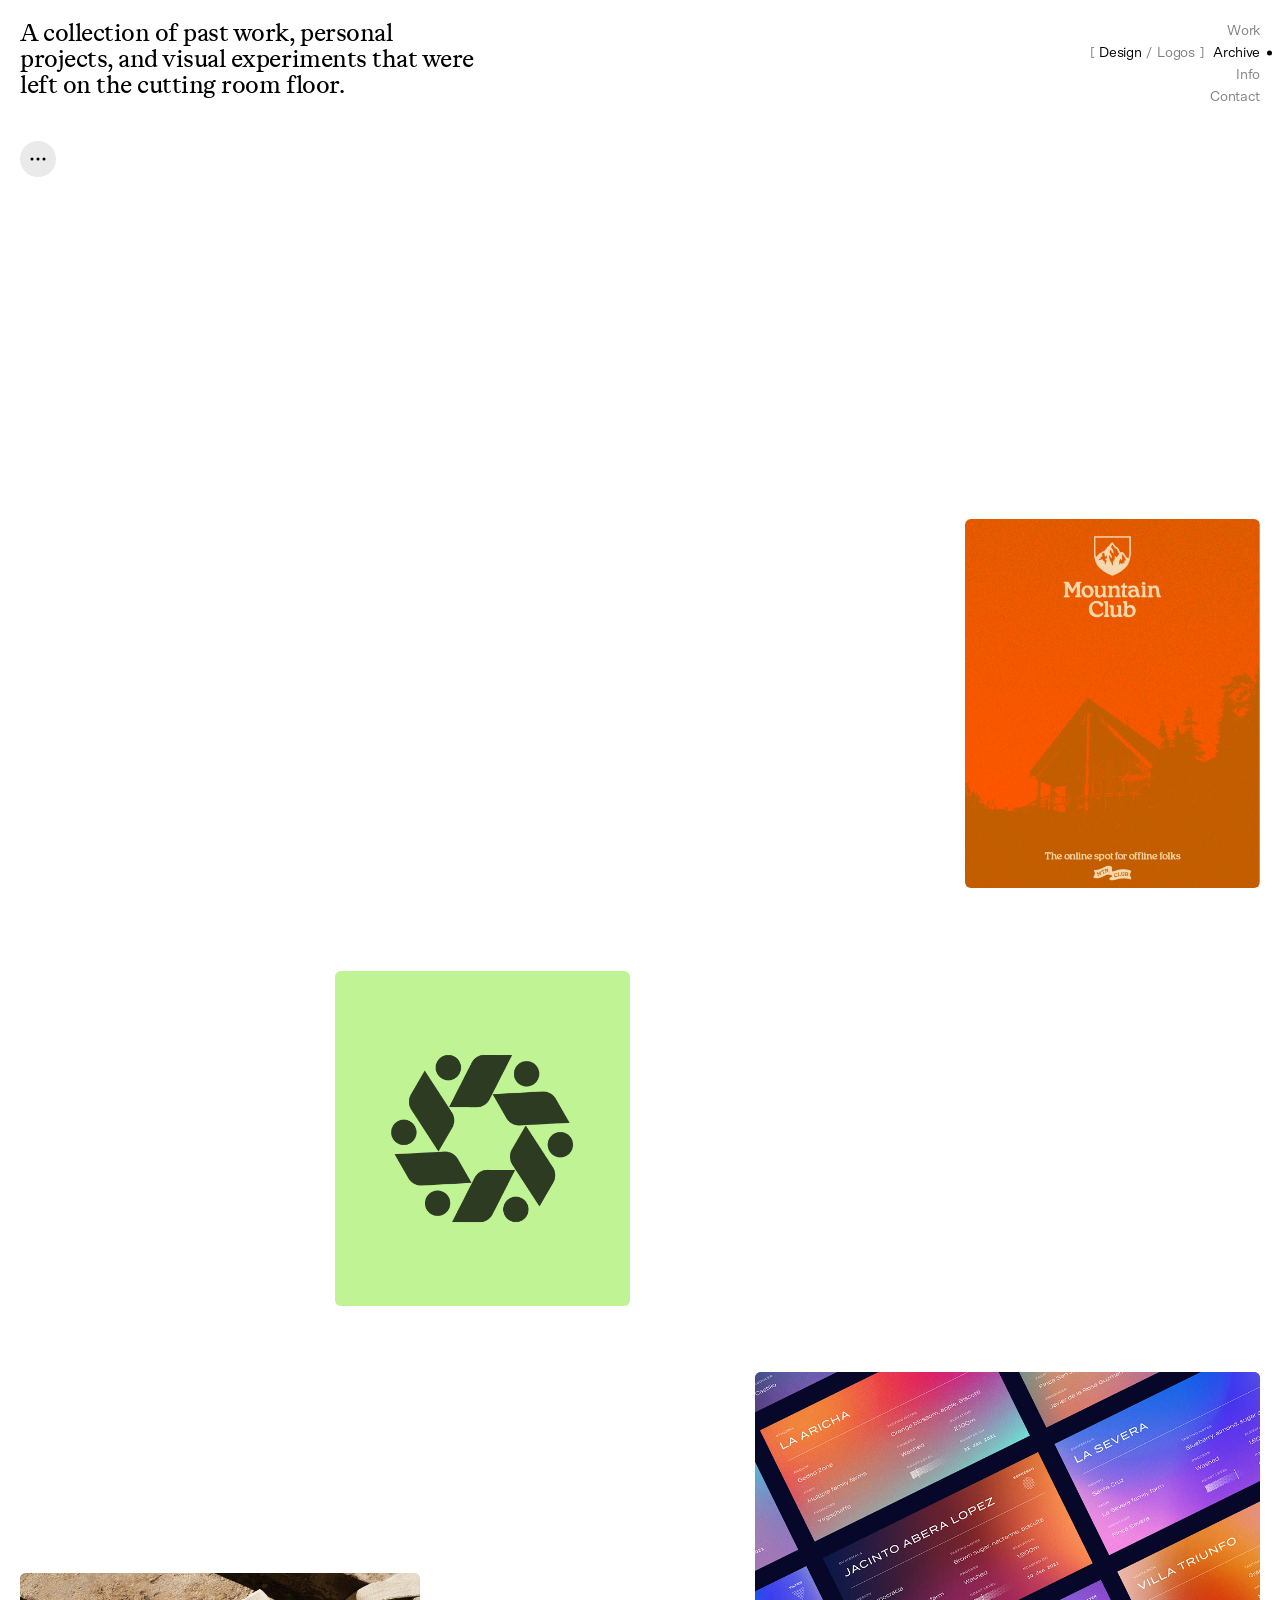
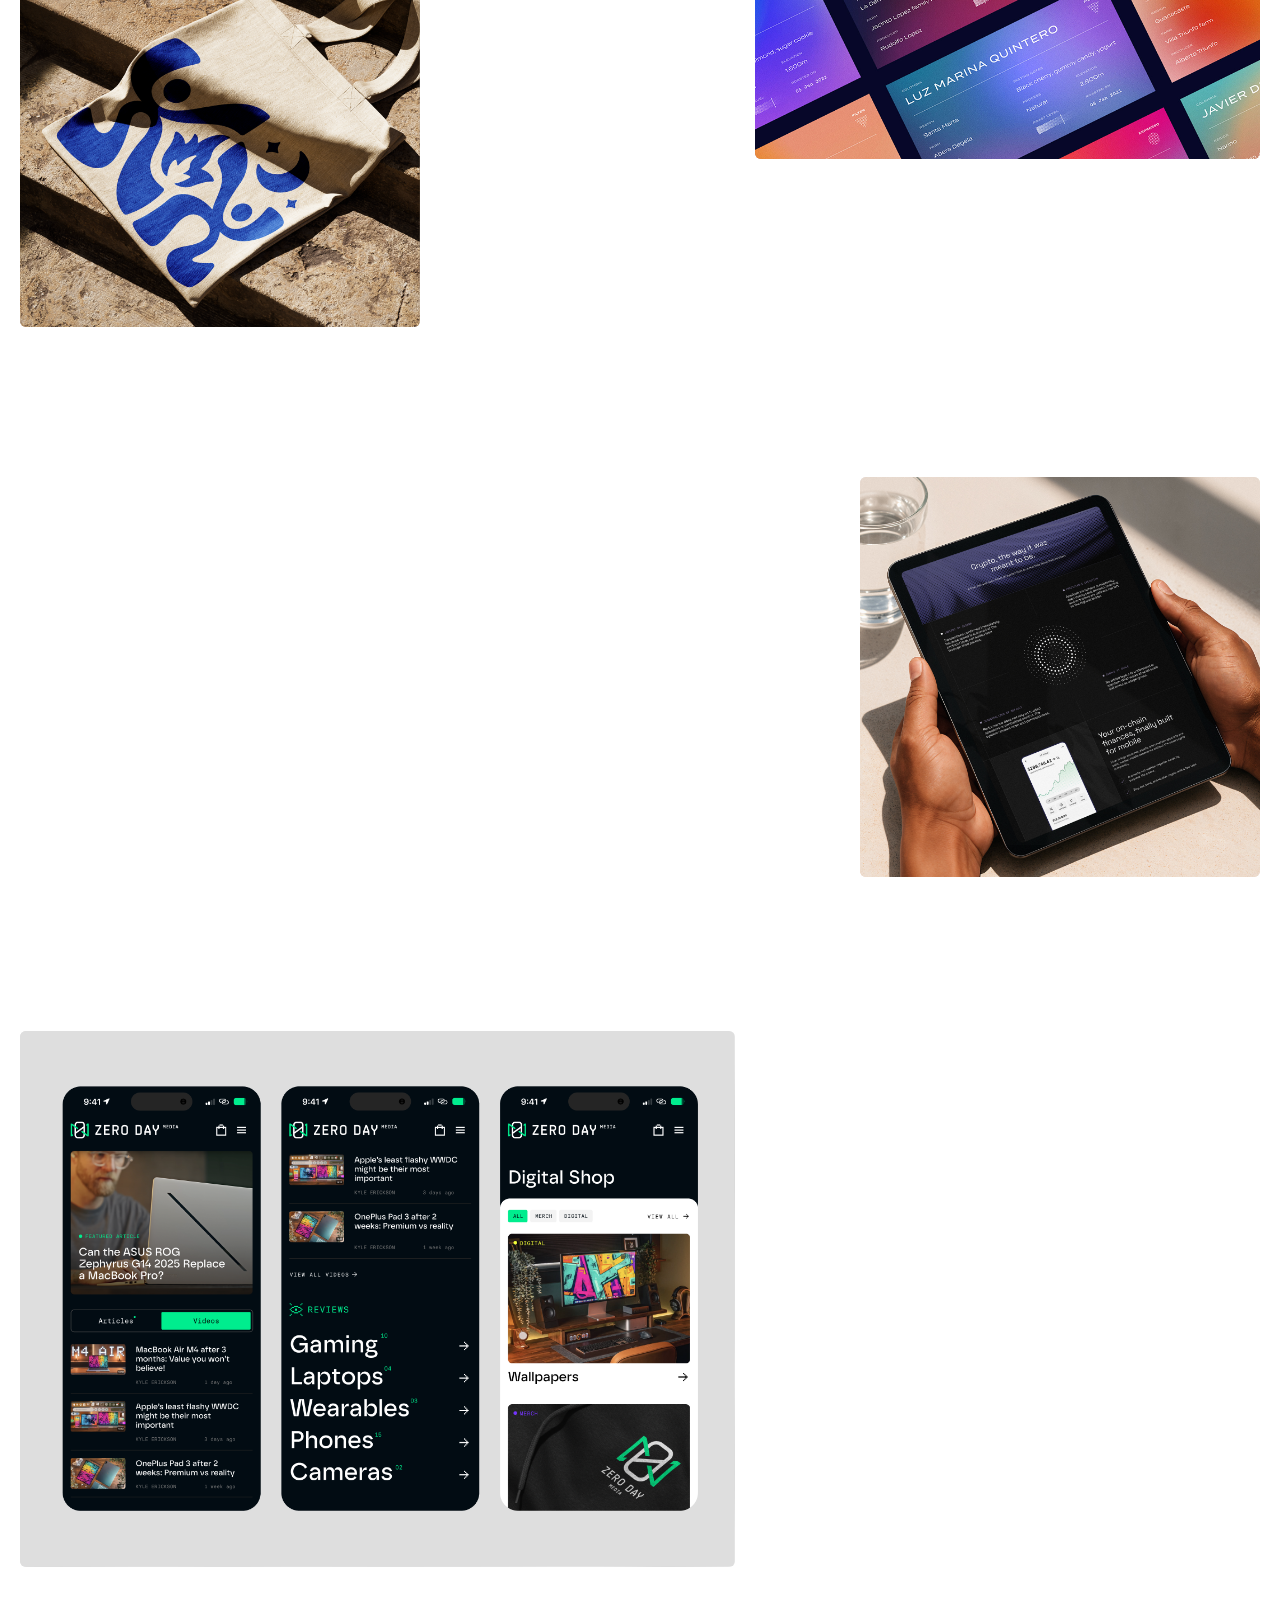
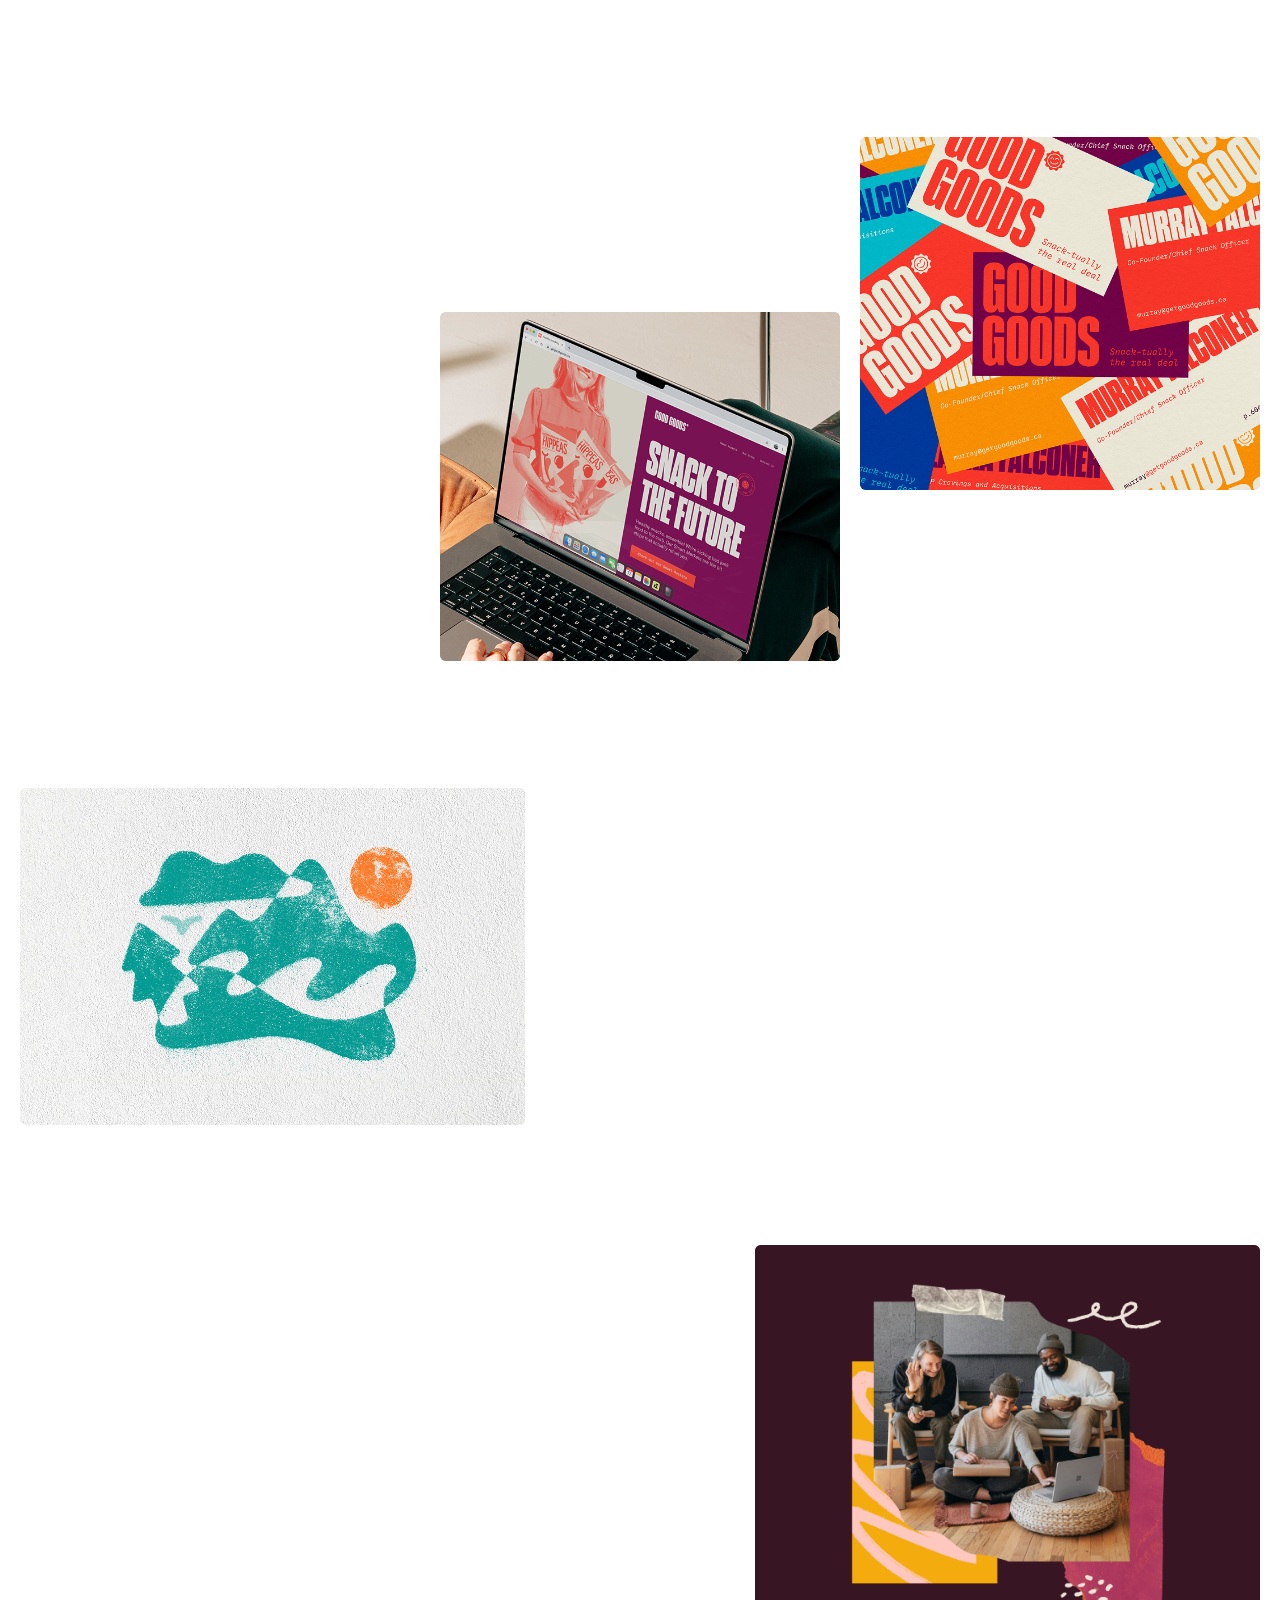
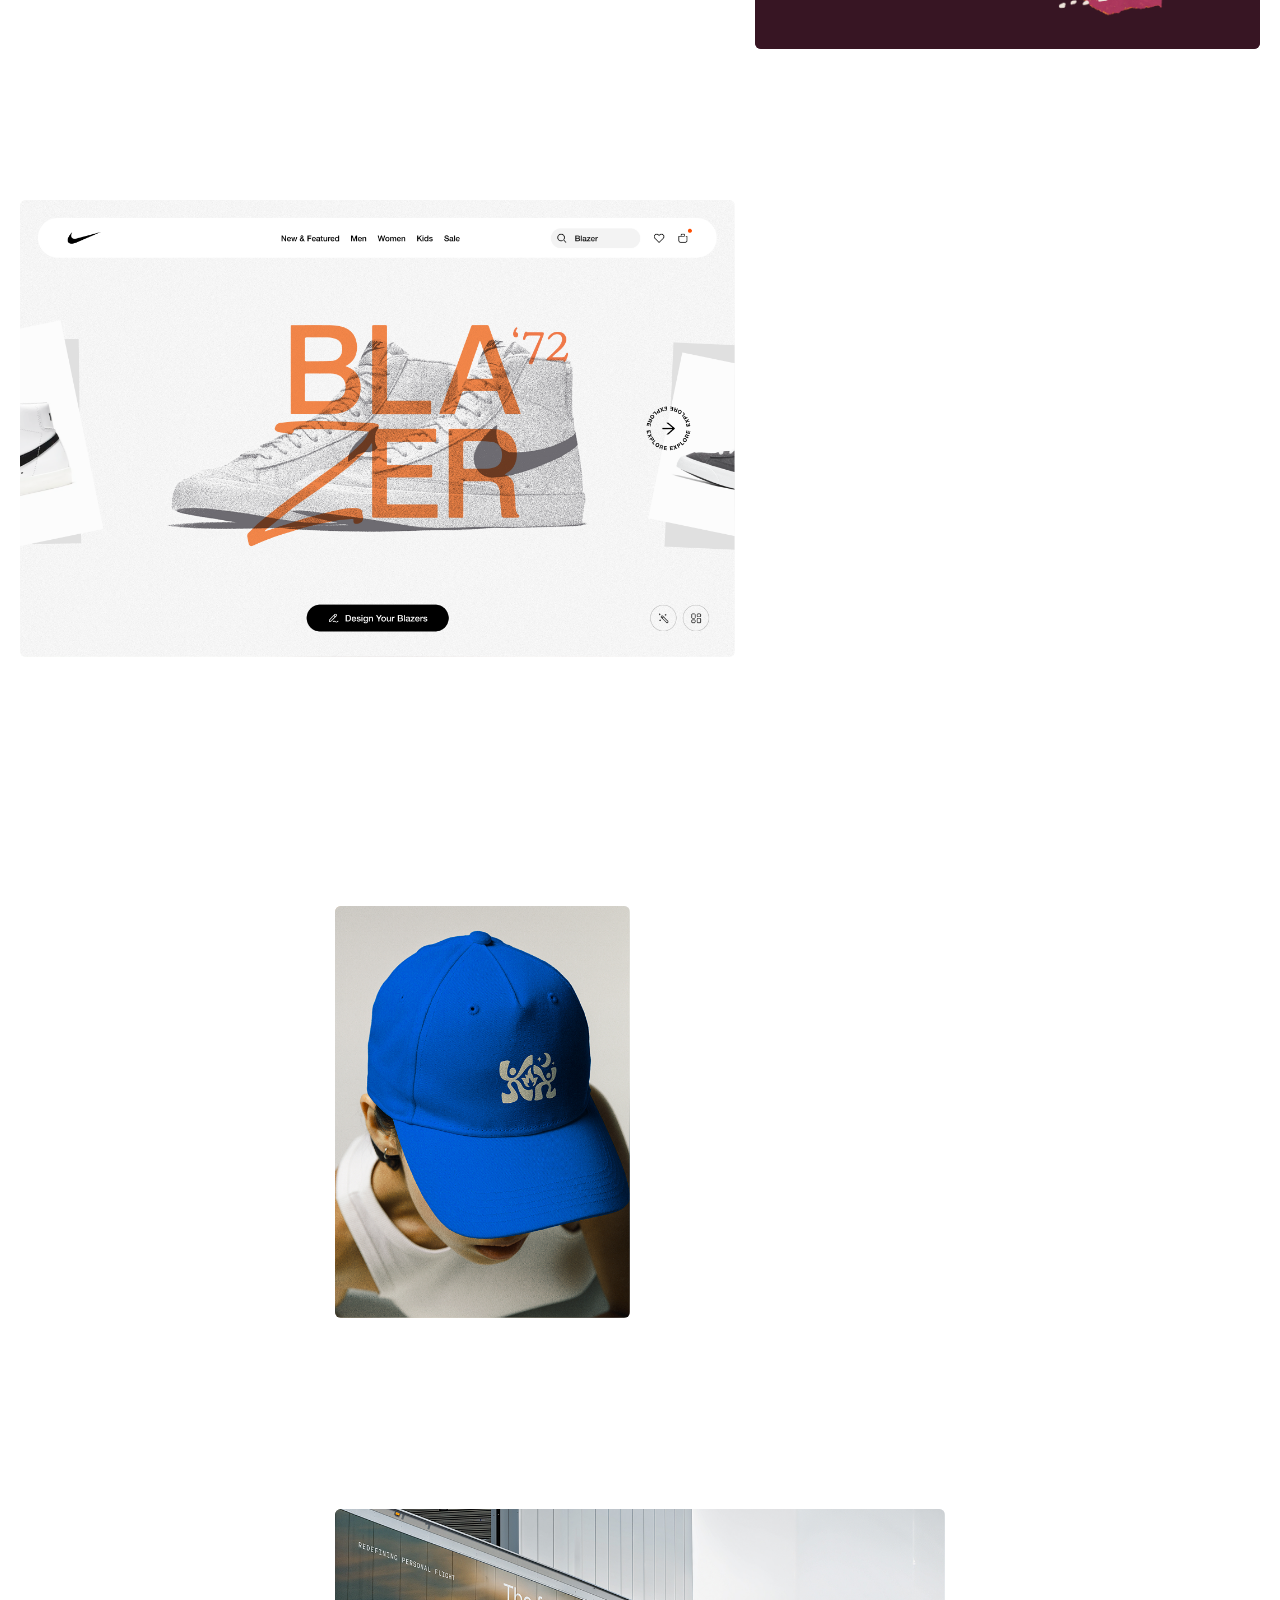
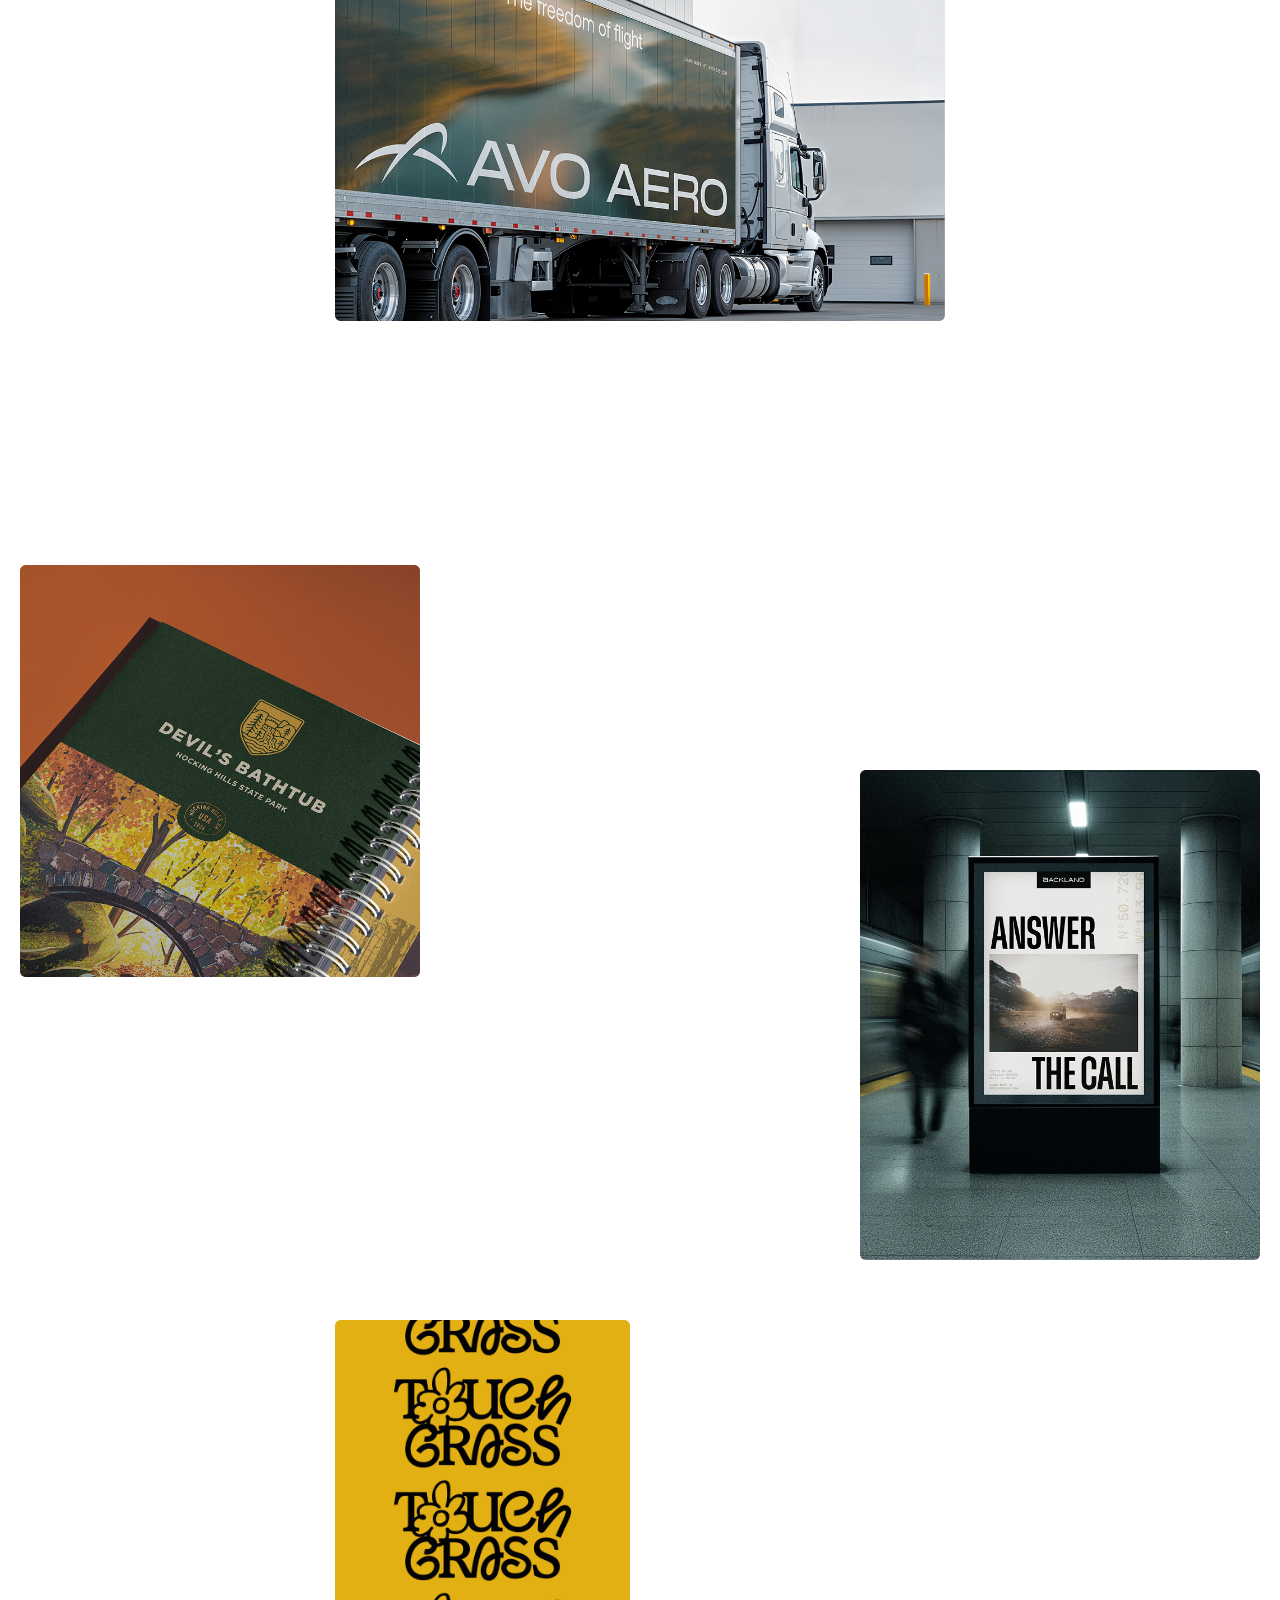
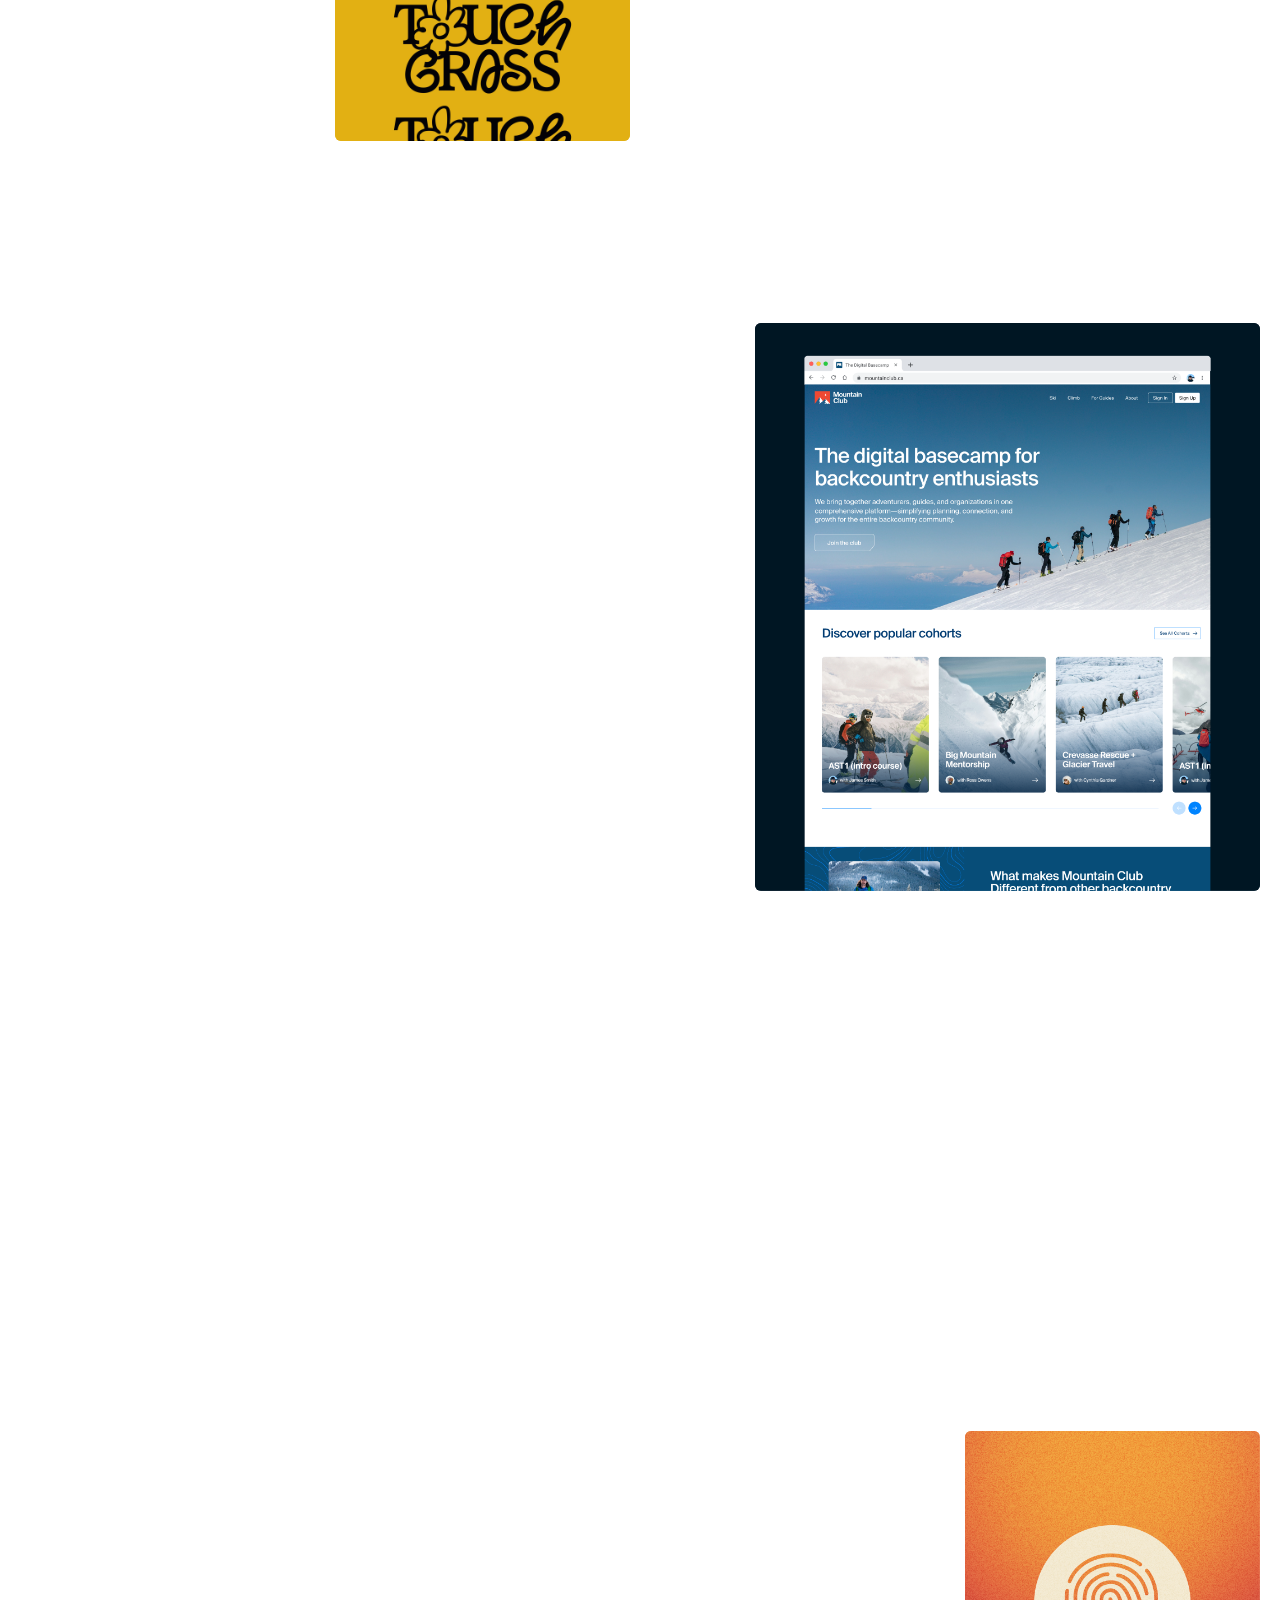
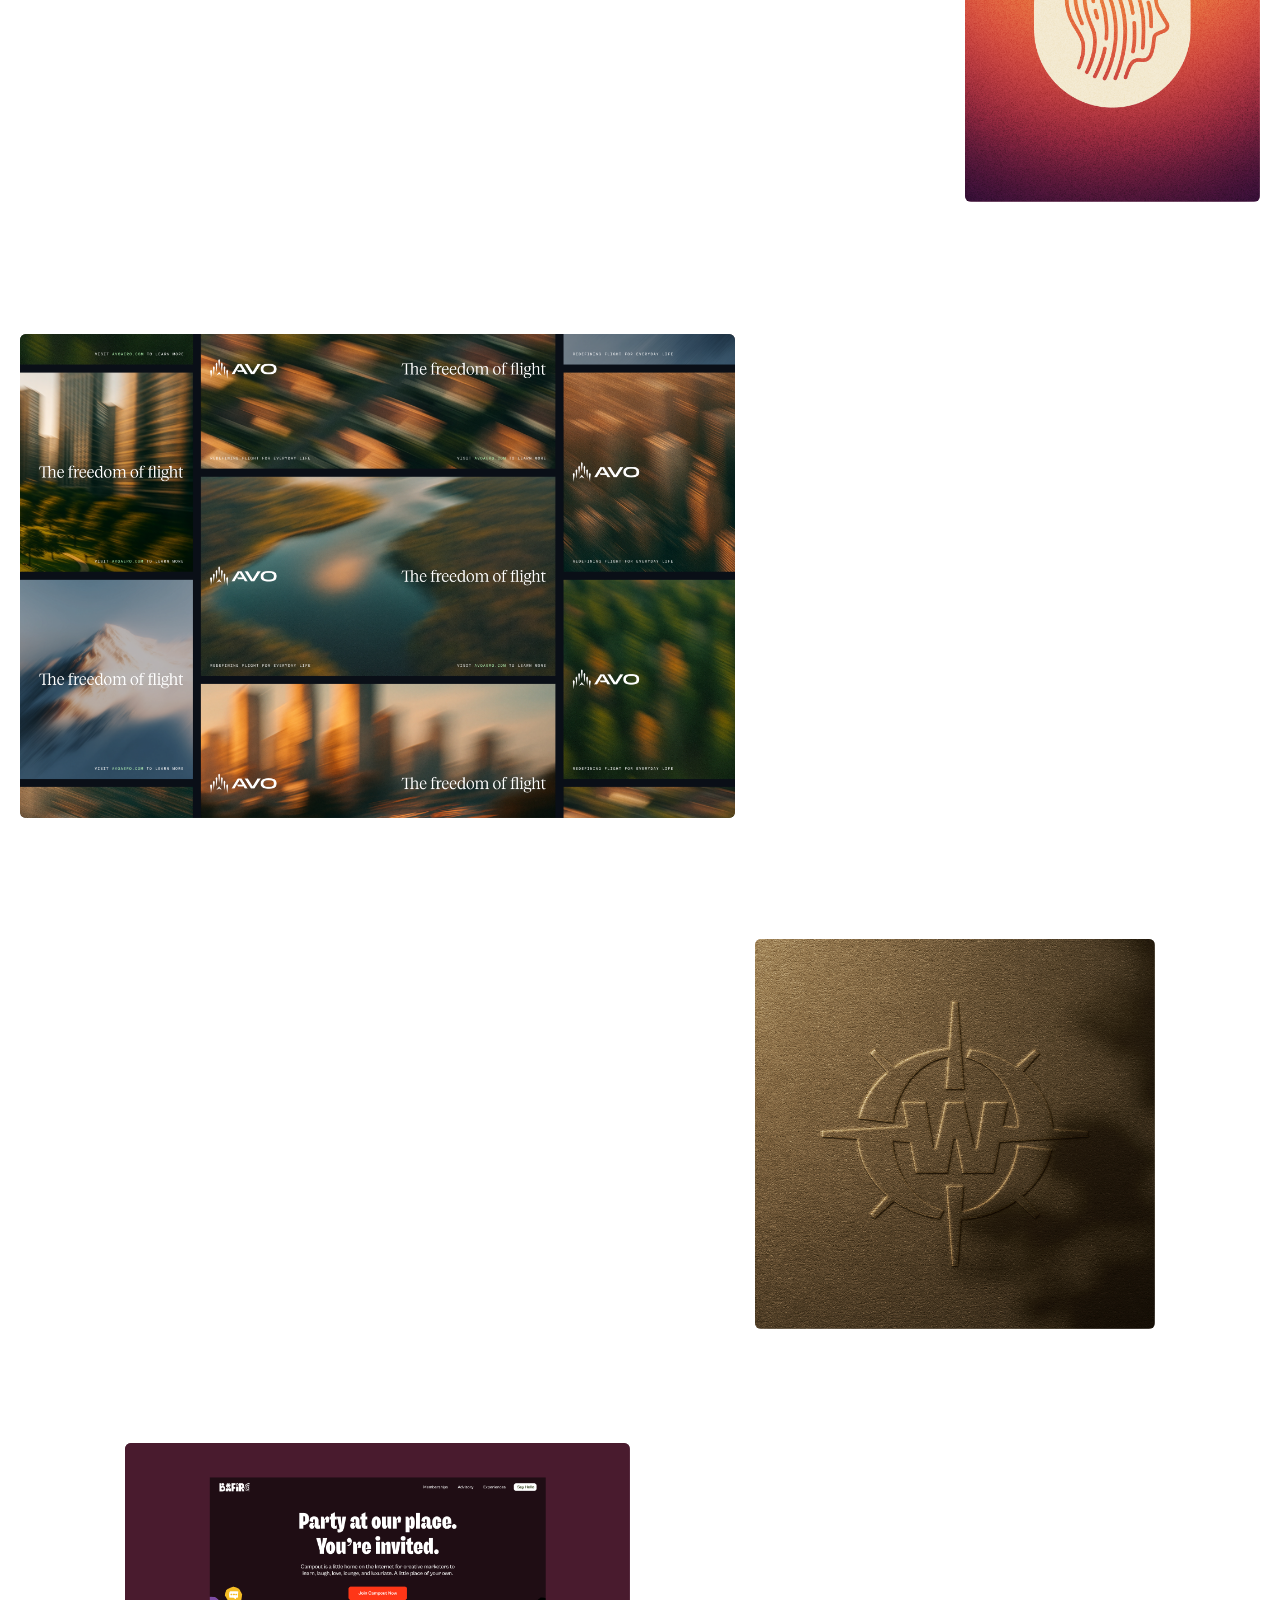
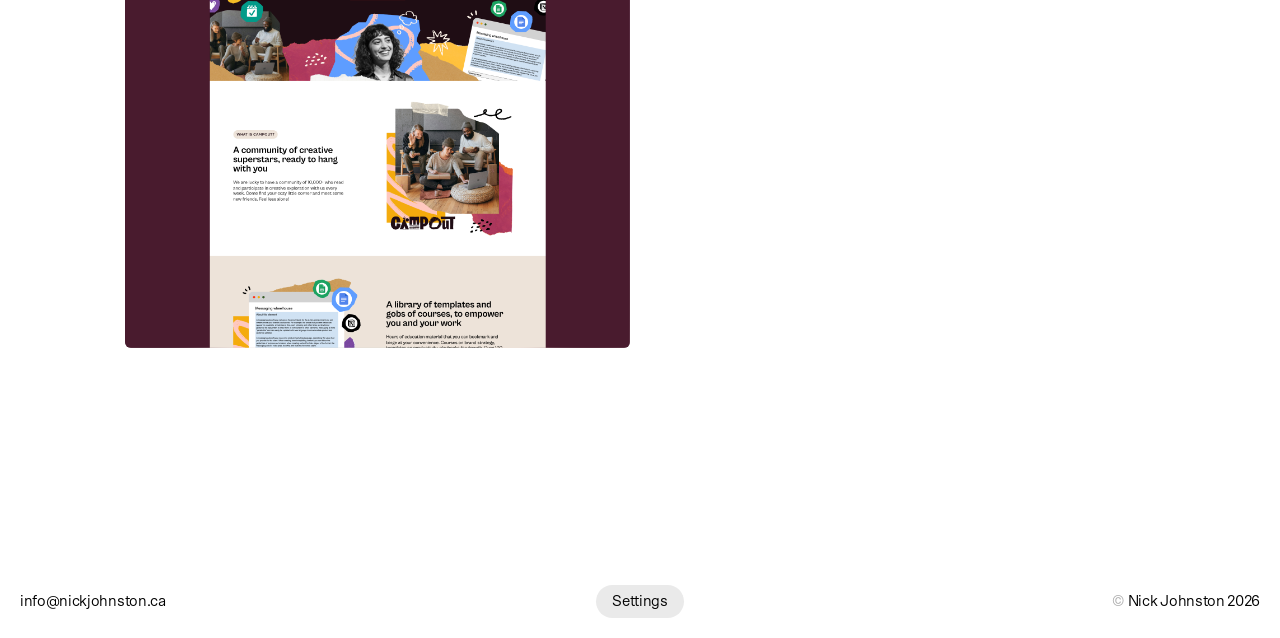
<file: archive.html>
<!DOCTYPE html>
<html lang="en">
<head>
  <meta charset="UTF-8">
  <meta name="viewport" content="width=device-width, initial-scale=1.0">
  <title>Archive - Nick Johnston</title>
  <link rel="icon" href="favicon.ico" sizes="any">
  <meta name="description" content="A collection of past work, personal projects, brand symbols, and logotypes from the archive of Nick Johnston.">
  <meta property="og:type" content="website">
  <meta property="og:site_name" content="Nick Johnston">
  <meta property="og:title" content="Archive - Nick Johnston">
  <meta property="og:description" content="A collection of past work, personal projects, brand symbols, and logotypes from the archive of Nick Johnston.">
  <meta property="og:url" content="https://nickjohnston.ca/archive.html">
  <meta property="og:image" content="https://nickjohnston.ca/images/og/nj-og.jpg">
  <meta property="og:image:width" content="1200">
  <meta property="og:image:height" content="630">
  <meta property="og:image:alt" content="Identities and Interfaces. Nick Johnston designs brands, apps, and websites.">
  <meta name="twitter:card" content="summary_large_image">
  <script>
    /* Apply the theme before first paint to avoid a flash. A saved choice
       from the settings menu wins; otherwise follow the system setting. */
    try {
      var savedTheme = localStorage.getItem('theme');
    } catch (e) {}
    if (savedTheme === 'light' || (savedTheme !== 'dark' &&
        window.matchMedia('(prefers-color-scheme: light)').matches)) {
      document.documentElement.setAttribute('data-theme', 'light');
    }
    /* Flag the intro reveal pre-paint so the text never flashes unsplit.
       Skipped for reduced motion: stagger delays would survive the global
       duration override and letters would pop in one by one. */
    if (!window.matchMedia('(prefers-reduced-motion: reduce)').matches) {
      document.documentElement.classList.add('anim-intro');
    }
    /* Archive layout (vertical | horizontal) also lands pre-paint: the
       two views are laid out completely differently (one scrolls, one is
       a locked single screen), so resolving it after first paint would
       flash. Vertical is the default; only a deviation is stored. */
    var savedLayout;
    try {
      savedLayout = localStorage.getItem('layout');
    } catch (e) {}
    document.documentElement.setAttribute(
      'data-layout', savedLayout === 'horizontal' ? 'horizontal' : 'vertical');
  </script>
  <link rel="stylesheet" href="css/styles.css">
</head>
<body data-page="archive">

  <header class="site-header grid-12">
    <p class="intro">A collection of past work, personal projects, and visual experiments that were left on the cutting room&nbsp;floor.</p>
    <!-- Layout switch (reference/archive-update/*-default | -click |
         -hover): the ellipsis circle reveals two pills that swap the
         Design archive between the vertical editorial scroll and the
         horizontal carousel. Design view only; hidden under Logos. -->
    <div class="view-switch layout-switch">
      <button class="vs-toggle" type="button" aria-expanded="false" aria-controls="view-switch-opts" aria-label="Layout options">
        <svg width="16" height="4" viewBox="0 0 16 4" fill="currentColor" aria-hidden="true" xmlns="http://www.w3.org/2000/svg"><circle cx="2" cy="2" r="1.5"/><circle cx="8" cy="2" r="1.5"/><circle cx="14" cy="2" r="1.5"/></svg>
      </button>
      <div class="vs-opts" id="view-switch-opts" role="group" aria-label="Archive layout">
        <button class="vs-pill" type="button" data-layout="vertical" aria-pressed="true">
          <svg class="vs-check" width="16" height="16" viewBox="0 0 16 16" fill="none" aria-hidden="true" xmlns="http://www.w3.org/2000/svg"><path d="M2.5 8.5 6 12l7.5-8" stroke="currentColor" stroke-width="1.3" stroke-linecap="round" stroke-linejoin="round"/></svg>
          <span class="roll"><span>Vertical</span><span aria-hidden="true">Vertical</span></span>
        </button>
        <button class="vs-pill" type="button" data-layout="horizontal" aria-pressed="false">
          <svg class="vs-check" width="16" height="16" viewBox="0 0 16 16" fill="none" aria-hidden="true" xmlns="http://www.w3.org/2000/svg"><path d="M2.5 8.5 6 12l7.5-8" stroke="currentColor" stroke-width="1.3" stroke-linecap="round" stroke-linejoin="round"/></svg>
          <span class="roll"><span>Horizontal</span><span aria-hidden="true">Horizontal</span></span>
        </button>
      </div>
    </div>
    <!-- The same control for the Logos grid, phones only: it sits in
         the layout switch's slot, which is empty under Logos, so the
         ellipsis holds its position across the two views. -->
    <div class="view-switch cols-switch">
      <button class="vs-toggle" type="button" aria-expanded="false" aria-controls="cols-switch-opts" aria-label="Column options">
        <svg width="16" height="4" viewBox="0 0 16 4" fill="currentColor" aria-hidden="true" xmlns="http://www.w3.org/2000/svg"><circle cx="2" cy="2" r="1.5"/><circle cx="8" cy="2" r="1.5"/><circle cx="14" cy="2" r="1.5"/></svg>
      </button>
      <div class="vs-opts" id="cols-switch-opts" role="group" aria-label="Logo grid columns">
        <button class="vs-pill" type="button" data-cols="one" aria-pressed="false">
          <svg class="vs-check" width="16" height="16" viewBox="0 0 16 16" fill="none" aria-hidden="true" xmlns="http://www.w3.org/2000/svg"><path d="M2.5 8.5 6 12l7.5-8" stroke="currentColor" stroke-width="1.3" stroke-linecap="round" stroke-linejoin="round"/></svg>
          <span class="roll"><span>Single Column</span><span aria-hidden="true">Single Column</span></span>
        </button>
        <button class="vs-pill" type="button" data-cols="two" aria-pressed="true">
          <svg class="vs-check" width="16" height="16" viewBox="0 0 16 16" fill="none" aria-hidden="true" xmlns="http://www.w3.org/2000/svg"><path d="M2.5 8.5 6 12l7.5-8" stroke="currentColor" stroke-width="1.3" stroke-linecap="round" stroke-linejoin="round"/></svg>
          <span class="roll"><span>Two Column</span><span aria-hidden="true">Two Column</span></span>
        </button>
      </div>
    </div>
    <nav class="site-nav" aria-label="Main">
      <ul>
        <li><a href="index.html"><span class="roll"><span>Work</span><span aria-hidden="true">Work</span></span></a></li>
        <li class="nav-archive is-current">
          <a href="archive.html" aria-current="page"><span class="roll"><span>Archive</span><span aria-hidden="true">Archive</span></span></a>
          <span class="nav-sub">
            <span aria-hidden="true">[</span>
            <a href="archive.html" data-view="design" class="is-active"><span class="roll"><span>Design</span><span aria-hidden="true">Design</span></span></a>
            <span aria-hidden="true">/</span>
            <a href="archive.html?view=logos" data-view="logos"><span class="roll"><span>Logos</span><span aria-hidden="true">Logos</span></span></a>
            <span aria-hidden="true">]</span>
          </span>
        </li>
        <li><a href="info.html"><span class="roll"><span>Info</span><span aria-hidden="true">Info</span></span></a></li>
        <li><a href="contact.html"><span class="roll"><span>Contact</span><span aria-hidden="true">Contact</span></span></a></li>
      </ul>
    </nav>
  </header>

  <main class="archive-main">
    <section class="arc" aria-label="Design archive">
      <div class="arc-band" tabindex="0" data-base="images/archive/design/" aria-label="Design archive carousel, 26 items. Use the left and right arrow keys, drag, or click either side of the centre image to browse.">
        <!-- .arc-item elements are built by main.js from DESIGN_BANDS -->
      </div>
      <p class="arc-counter" aria-live="polite"><span class="arc-current">01</span><span class="arc-total">/26</span></p>
    </section>
    <!-- Vertical view: the same 22 images on the 12-column grid, placed
         per reference/archive-update/archive-design-new-vertical-default.png.
         Built by main.js from the same DESIGN_BANDS table as the band above. -->
    <section class="varc" aria-label="Design archive"></section>
    <section class="logo-grid grid-12" aria-label="Logo archive">
      <div class="logo-card"><img src="images/archive/logos/01-avo.svg" alt="Avo logo" draggable="false"></div>
      <div class="logo-card"><img src="images/archive/logos/02-www.svg" alt="WWW logo" draggable="false"></div>
      <div class="logo-card"><img src="images/archive/logos/03-hh.svg" alt="HH logo" draggable="false"></div>
      <div class="logo-card"><img src="images/archive/logos/04-cf.svg" alt="CF logo" draggable="false"></div>
      <div class="logo-card"><img src="images/archive/logos/05-gdc.svg" alt="GDC logo" draggable="false"></div>
      <div class="logo-card"><img src="images/archive/logos/06-zeroday.svg" alt="Zeroday logo" draggable="false"></div>
      <div class="logo-card"><img src="images/archive/logos/07-detour.svg" alt="Detour logo" draggable="false"></div>
      <div class="logo-card"><img src="images/archive/logos/08-wilfred.svg" alt="Wilfred logo" draggable="false"></div>
      <div class="logo-card"><img src="images/archive/logos/09-finhaven.svg" alt="Finhaven logo" draggable="false"></div>
      <div class="logo-card"><img src="images/archive/logos/10-replayz.svg" alt="Replayz logo" draggable="false"></div>
      <div class="logo-card"><img src="images/archive/logos/11-narrate.svg" alt="Narrate logo" draggable="false"></div>
      <div class="logo-card"><img src="images/archive/logos/12-lighthouse.svg" alt="Lighthouse logo" draggable="false"></div>
      <div class="logo-card"><img src="images/archive/logos/13-np.svg" alt="NP logo" draggable="false"></div>
      <div class="logo-card"><img src="images/archive/logos/14-boo.svg" alt="Boo logo" draggable="false"></div>
      <div class="logo-card"><img src="images/archive/logos/15-input.svg" alt="Input logo" draggable="false"></div>
      <div class="logo-card"><img src="images/archive/logos/16-backland.svg" alt="Backland logo" draggable="false"></div>
      <div class="logo-card"><img src="images/archive/logos/17-diver.svg" alt="Diver logo" draggable="false"></div>
      <div class="logo-card"><img src="images/archive/logos/18-atom.svg" alt="Atom logo" draggable="false"></div>
      <div class="logo-card"><img src="images/archive/logos/19-cf.02.svg" alt="CF alternate logo" draggable="false"></div>
      <div class="logo-card"><img src="images/archive/logos/20-rise.svg" alt="Rise logo" draggable="false"></div>
      <div class="logo-card"><img src="images/archive/logos/21-lantern.svg" alt="Lantern logo" draggable="false"></div>
      <div class="logo-card"><img src="images/archive/logos/22-team-work.svg" alt="Team Work logo" draggable="false"></div>
      <div class="logo-card"><img src="images/archive/logos/23-aqa.svg" alt="AQA logo" draggable="false"></div>
      <div class="logo-card"><img src="images/archive/logos/24-surf.svg" alt="Surf logo" draggable="false"></div>
      <div class="logo-card"><img src="images/archive/logos/25-shield.svg" alt="Shield logo" draggable="false"></div>
      <div class="logo-card"><img src="images/archive/logos/26-campfire.svg" alt="Campfire logo" draggable="false"></div>
      <div class="logo-card"><img src="images/archive/logos/27-spin.svg" alt="Spin logo" draggable="false"></div>
      <div class="logo-card"><img src="images/archive/logos/28-shake.svg" alt="Shake logo" draggable="false"></div>
      <div class="logo-card"><img src="images/archive/logos/29-eloo.svg" alt="Eloo logo" draggable="false"></div>
      <div class="logo-card"><img src="images/archive/logos/30-grow.svg" alt="Grow logo" draggable="false"></div>
      <div class="logo-card"><img src="images/archive/logos/31-virro-wordmark.svg" alt="Virro wordmark" draggable="false"></div>
      <div class="logo-card"><img src="images/archive/logos/32-virro-symbol.svg" alt="Virro symbol" draggable="false"></div>
    </section>
  </main>

  <footer class="site-footer">
    <div class="footer-email-cell">
      <a class="footer-email" href="mailto:info@nickjohnston.ca"><span class="roll"><span>info@nickjohnston.ca</span><span aria-hidden="true">info@nickjohnston.ca</span></span></a>
      <span class="footer-copied-pill" aria-hidden="true"><svg width="11" height="9" viewBox="0 0 13 10" fill="none" xmlns="http://www.w3.org/2000/svg"><path d="M1 5.4 4.6 9 12 1" stroke="currentColor" stroke-width="1.6" stroke-linecap="round" stroke-linejoin="round"/></svg>Copied to clipboard</span>
      <span class="sr-only" role="status" aria-live="polite"></span>
    </div>
    <div class="footer-settings">
      <div class="settings-menu" id="settings-menu" role="group" aria-label="Site settings">
        <div class="settings-col">
          <p class="settings-title">Theme</p>
          <label class="settings-toggle">
            <input type="checkbox" role="switch" name="theme" aria-label="Dark mode" checked>
            <span class="settings-track" aria-hidden="true">
              <span class="settings-knob">
                <svg class="tg-icon-off" width="15" height="15" viewBox="0 0 15 15" fill="none" xmlns="http://www.w3.org/2000/svg"><path d="M7.5 0.625V1.875M7.5 13.125V14.375M2.6375 2.6375L3.525 3.525M11.475 11.475L12.3625 12.3625M0.625 7.5H1.875M13.125 7.5H14.375M2.6375 12.3625L3.525 11.475M11.475 3.525L12.3625 2.6375M10.625 7.5C10.625 9.22589 9.22589 10.625 7.5 10.625C5.77411 10.625 4.375 9.22589 4.375 7.5C4.375 5.77411 5.77411 4.375 7.5 4.375C9.22589 4.375 10.625 5.77411 10.625 7.5Z" stroke="currentColor" stroke-linecap="round" stroke-linejoin="round"/></svg>
                <svg class="tg-icon-on" width="15" height="15" viewBox="0 0 15 15" fill="none" xmlns="http://www.w3.org/2000/svg"><path d="M13.1251 7.99375C13.0267 9.05763 12.6275 10.0715 11.974 10.9167C11.3205 11.762 10.4397 12.4036 9.43488 12.7666C8.43001 13.1296 7.34255 13.1988 6.29975 12.9663C5.25695 12.7338 4.30193 12.2091 3.54645 11.4536C2.79097 10.6981 2.26627 9.74311 2.03375 8.70031C1.80123 7.65751 1.87051 6.57005 2.23347 5.56519C2.59644 4.56032 3.23808 3.6796 4.08332 3.0261C4.92856 2.37259 5.94243 1.97332 7.00631 1.875C6.38344 2.71767 6.08372 3.75591 6.16164 4.80088C6.23957 5.84586 6.68997 6.82816 7.43094 7.56912C8.1719 8.31009 9.1542 8.76049 10.1992 8.83842C11.2442 8.91634 12.2824 8.61662 13.1251 7.99375Z" stroke="currentColor" stroke-linecap="round" stroke-linejoin="round"/></svg>
              </span>
            </span>
          </label>
        </div>
        <div class="settings-col">
          <p class="settings-title">Sound</p>
          <label class="settings-toggle">
            <input type="checkbox" role="switch" name="sound" aria-label="Sound" checked>
            <span class="settings-track" aria-hidden="true">
              <span class="settings-knob">
                <svg class="tg-icon-off" width="16" height="16" viewBox="0 0 16 16" fill="none" xmlns="http://www.w3.org/2000/svg"><path d="M12.0003 4L4 12.0003M12.0003 12.0003L4 4" stroke="currentColor" stroke-linecap="round" stroke-linejoin="round"/></svg>
                <svg class="tg-icon-on" width="14" height="15" viewBox="0 0 14 15" fill="none" xmlns="http://www.w3.org/2000/svg"><path d="M11.6668 3.75L5.25016 10.625L2.3335 7.5" stroke="currentColor" stroke-linecap="round" stroke-linejoin="round"/></svg>
              </span>
            </span>
          </label>
        </div>
      </div>
      <button class="settings-btn" type="button" aria-haspopup="true" aria-expanded="false" aria-controls="settings-menu">
        <span class="roll"><span>Settings</span><span aria-hidden="true">Settings</span></span>
      </button>
    </div>
    <p class="footer-copy"><span class="mark">©</span>Nick Johnston 2026</p>
  </footer>

  <script src="js/main.js"></script>
  <script type="module" src="js/sounds.js"></script>
</body>
</html>
</file>
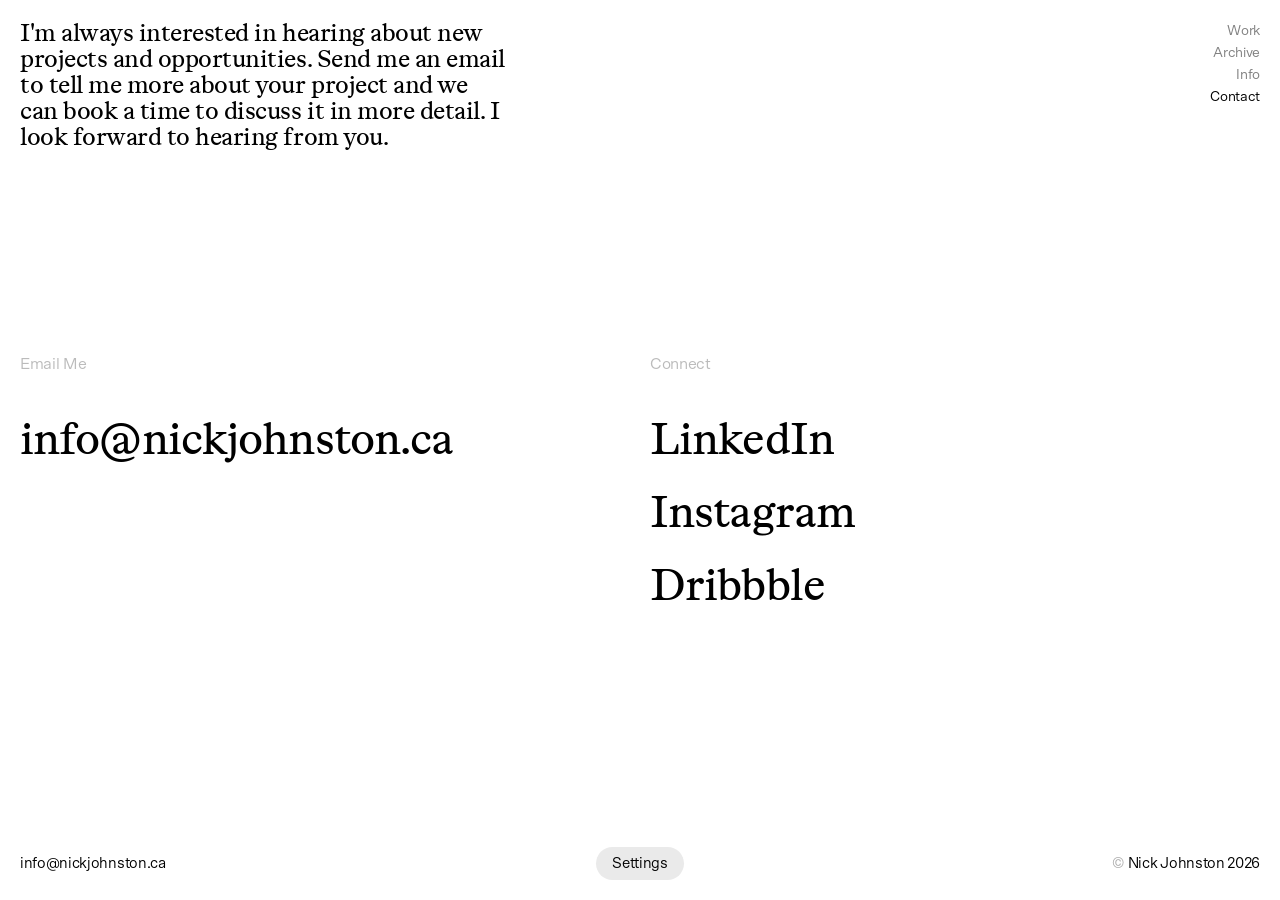
<file: contact.html>
<!DOCTYPE html>
<html lang="en">
<head>
  <meta charset="UTF-8">
  <meta name="viewport" content="width=device-width, initial-scale=1.0">
  <title>Contact - Nick Johnston</title>
  <link rel="icon" href="favicon.ico" sizes="any">
  <meta name="description" content="Get in touch with Nick Johnston, brand and interface designer. Email info@nickjohnston.ca or connect on LinkedIn, Instagram, and Dribbble.">
  <meta property="og:type" content="website">
  <meta property="og:site_name" content="Nick Johnston">
  <meta property="og:title" content="Contact - Nick Johnston">
  <meta property="og:description" content="Get in touch with Nick Johnston, brand and interface designer. Email info@nickjohnston.ca or connect on LinkedIn, Instagram, and Dribbble.">
  <meta property="og:url" content="https://nickjohnston.ca/contact.html">
  <meta property="og:image" content="https://nickjohnston.ca/images/og/nj-og.jpg">
  <meta property="og:image:width" content="1200">
  <meta property="og:image:height" content="630">
  <meta property="og:image:alt" content="Identities and Interfaces. Nick Johnston designs brands, apps, and websites.">
  <meta name="twitter:card" content="summary_large_image">
  <script>
    /* Apply the theme before first paint to avoid a flash. A saved choice
       from the settings menu wins; otherwise follow the system setting. */
    try {
      var savedTheme = localStorage.getItem('theme');
    } catch (e) {}
    if (savedTheme === 'light' || (savedTheme !== 'dark' &&
        window.matchMedia('(prefers-color-scheme: light)').matches)) {
      document.documentElement.setAttribute('data-theme', 'light');
    }
    /* Flag the intro reveal pre-paint so the text never flashes unsplit.
       Skipped for reduced motion: stagger delays would survive the global
       duration override and letters would pop in one by one. */
    if (!window.matchMedia('(prefers-reduced-motion: reduce)').matches) {
      document.documentElement.classList.add('anim-intro');
    }
  </script>
  <link rel="stylesheet" href="css/styles.css">
</head>
<body data-page="contact">

  <header class="site-header grid-12">
    <p class="intro">I'm always interested in hearing about new projects and opportunities. Send me an email to tell me more about your project and we can book a time to discuss it in more detail. I look forward to hearing from&nbsp;you.</p>
    <nav class="site-nav" aria-label="Main">
      <ul>
        <li><a href="index.html"><span class="roll"><span>Work</span><span aria-hidden="true">Work</span></span></a></li>
        <li class="nav-archive">
          <a href="archive.html"><span class="roll"><span>Archive</span><span aria-hidden="true">Archive</span></span></a>
          <span class="nav-sub">
            <span aria-hidden="true">[</span>
            <a href="archive.html" data-view="design"><span class="roll"><span>Design</span><span aria-hidden="true">Design</span></span></a>
            <span aria-hidden="true">/</span>
            <a href="archive.html?view=logos" data-view="logos"><span class="roll"><span>Logos</span><span aria-hidden="true">Logos</span></span></a>
            <span aria-hidden="true">]</span>
          </span>
        </li>
        <li><a href="info.html"><span class="roll"><span>Info</span><span aria-hidden="true">Info</span></span></a></li>
        <li><a href="contact.html" aria-current="page"><span class="roll"><span>Contact</span><span aria-hidden="true">Contact</span></span></a></li>
      </ul>
    </nav>
  </header>

  <main class="contact-main grid-12" aria-label="Contact">
    <section class="contact-col contact-email-col">
      <h2 class="contact-label">Email Me</h2>
      <div class="email-row">
        <a class="contact-link contact-email-link" href="mailto:info@nickjohnston.ca"><span class="roll"><span>info@nickjohnston.ca</span><span aria-hidden="true">info@nickjohnston.ca</span></span></a>
        <button class="copy-email-btn" type="button"><svg class="copy-check" width="13" height="10" viewBox="0 0 13 10" fill="none" xmlns="http://www.w3.org/2000/svg" aria-hidden="true"><path d="M1 5.4 4.6 9 12 1" stroke="currentColor" stroke-width="1.6" stroke-linecap="round" stroke-linejoin="round"/></svg><span class="roll"><span>Copy Email</span><span aria-hidden="true">Copy Email</span></span></button>
        <span class="sr-only" role="status" aria-live="polite"></span>
      </div>
    </section>
    <section class="contact-col contact-connect-col">
      <h2 class="contact-label">Connect</h2>
      <ul class="connect-list">
        <li><a class="contact-link" href="https://www.linkedin.com/in/nick-johnston-84132544/" target="_blank" rel="noopener"><span class="roll"><span>LinkedIn</span><span aria-hidden="true">LinkedIn</span></span> <svg width="24" height="24" viewBox="0 0 24 24" fill="none" xmlns="http://www.w3.org/2000/svg" aria-hidden="true"><path d="M3 21 21 3M6.5 3H21v14.5" stroke="currentColor" stroke-width="2" stroke-linecap="round" stroke-linejoin="round"/></svg></a></li>
        <li><a class="contact-link" href="https://www.instagram.com/nick.johnston/" target="_blank" rel="noopener"><span class="roll"><span>Instagram</span><span aria-hidden="true">Instagram</span></span> <svg width="24" height="24" viewBox="0 0 24 24" fill="none" xmlns="http://www.w3.org/2000/svg" aria-hidden="true"><path d="M3 21 21 3M6.5 3H21v14.5" stroke="currentColor" stroke-width="2" stroke-linecap="round" stroke-linejoin="round"/></svg></a></li>
        <li><a class="contact-link" href="https://dribbble.com/NickJohnston" target="_blank" rel="noopener"><span class="roll"><span>Dribbble</span><span aria-hidden="true">Dribbble</span></span> <svg width="24" height="24" viewBox="0 0 24 24" fill="none" xmlns="http://www.w3.org/2000/svg" aria-hidden="true"><path d="M3 21 21 3M6.5 3H21v14.5" stroke="currentColor" stroke-width="2" stroke-linecap="round" stroke-linejoin="round"/></svg></a></li>
      </ul>
    </section>
  </main>

  <footer class="site-footer">
    <div class="footer-email-cell">
      <a class="footer-email" href="mailto:info@nickjohnston.ca"><span class="roll"><span>info@nickjohnston.ca</span><span aria-hidden="true">info@nickjohnston.ca</span></span></a>
      <span class="footer-copied-pill" aria-hidden="true"><svg width="11" height="9" viewBox="0 0 13 10" fill="none" xmlns="http://www.w3.org/2000/svg"><path d="M1 5.4 4.6 9 12 1" stroke="currentColor" stroke-width="1.6" stroke-linecap="round" stroke-linejoin="round"/></svg>Copied to clipboard</span>
      <span class="sr-only" role="status" aria-live="polite"></span>
    </div>
    <div class="footer-settings">
      <div class="settings-menu" id="settings-menu" role="group" aria-label="Site settings">
        <div class="settings-col">
          <p class="settings-title">Theme</p>
          <label class="settings-toggle">
            <input type="checkbox" role="switch" name="theme" aria-label="Dark mode" checked>
            <span class="settings-track" aria-hidden="true">
              <span class="settings-knob">
                <svg class="tg-icon-off" width="15" height="15" viewBox="0 0 15 15" fill="none" xmlns="http://www.w3.org/2000/svg"><path d="M7.5 0.625V1.875M7.5 13.125V14.375M2.6375 2.6375L3.525 3.525M11.475 11.475L12.3625 12.3625M0.625 7.5H1.875M13.125 7.5H14.375M2.6375 12.3625L3.525 11.475M11.475 3.525L12.3625 2.6375M10.625 7.5C10.625 9.22589 9.22589 10.625 7.5 10.625C5.77411 10.625 4.375 9.22589 4.375 7.5C4.375 5.77411 5.77411 4.375 7.5 4.375C9.22589 4.375 10.625 5.77411 10.625 7.5Z" stroke="currentColor" stroke-linecap="round" stroke-linejoin="round"/></svg>
                <svg class="tg-icon-on" width="15" height="15" viewBox="0 0 15 15" fill="none" xmlns="http://www.w3.org/2000/svg"><path d="M13.1251 7.99375C13.0267 9.05763 12.6275 10.0715 11.974 10.9167C11.3205 11.762 10.4397 12.4036 9.43488 12.7666C8.43001 13.1296 7.34255 13.1988 6.29975 12.9663C5.25695 12.7338 4.30193 12.2091 3.54645 11.4536C2.79097 10.6981 2.26627 9.74311 2.03375 8.70031C1.80123 7.65751 1.87051 6.57005 2.23347 5.56519C2.59644 4.56032 3.23808 3.6796 4.08332 3.0261C4.92856 2.37259 5.94243 1.97332 7.00631 1.875C6.38344 2.71767 6.08372 3.75591 6.16164 4.80088C6.23957 5.84586 6.68997 6.82816 7.43094 7.56912C8.1719 8.31009 9.1542 8.76049 10.1992 8.83842C11.2442 8.91634 12.2824 8.61662 13.1251 7.99375Z" stroke="currentColor" stroke-linecap="round" stroke-linejoin="round"/></svg>
              </span>
            </span>
          </label>
        </div>
        <div class="settings-col">
          <p class="settings-title">Sound</p>
          <label class="settings-toggle">
            <input type="checkbox" role="switch" name="sound" aria-label="Sound" checked>
            <span class="settings-track" aria-hidden="true">
              <span class="settings-knob">
                <svg class="tg-icon-off" width="16" height="16" viewBox="0 0 16 16" fill="none" xmlns="http://www.w3.org/2000/svg"><path d="M12.0003 4L4 12.0003M12.0003 12.0003L4 4" stroke="currentColor" stroke-linecap="round" stroke-linejoin="round"/></svg>
                <svg class="tg-icon-on" width="14" height="15" viewBox="0 0 14 15" fill="none" xmlns="http://www.w3.org/2000/svg"><path d="M11.6668 3.75L5.25016 10.625L2.3335 7.5" stroke="currentColor" stroke-linecap="round" stroke-linejoin="round"/></svg>
              </span>
            </span>
          </label>
        </div>
      </div>
      <button class="settings-btn" type="button" aria-haspopup="true" aria-expanded="false" aria-controls="settings-menu">
        <span class="roll"><span>Settings</span><span aria-hidden="true">Settings</span></span>
      </button>
    </div>
    <p class="footer-copy"><span class="mark">©</span>Nick Johnston 2026</p>
  </footer>

  <script src="js/main.js"></script>
  <script type="module" src="js/sounds.js"></script>
</body>
</html>
</file>
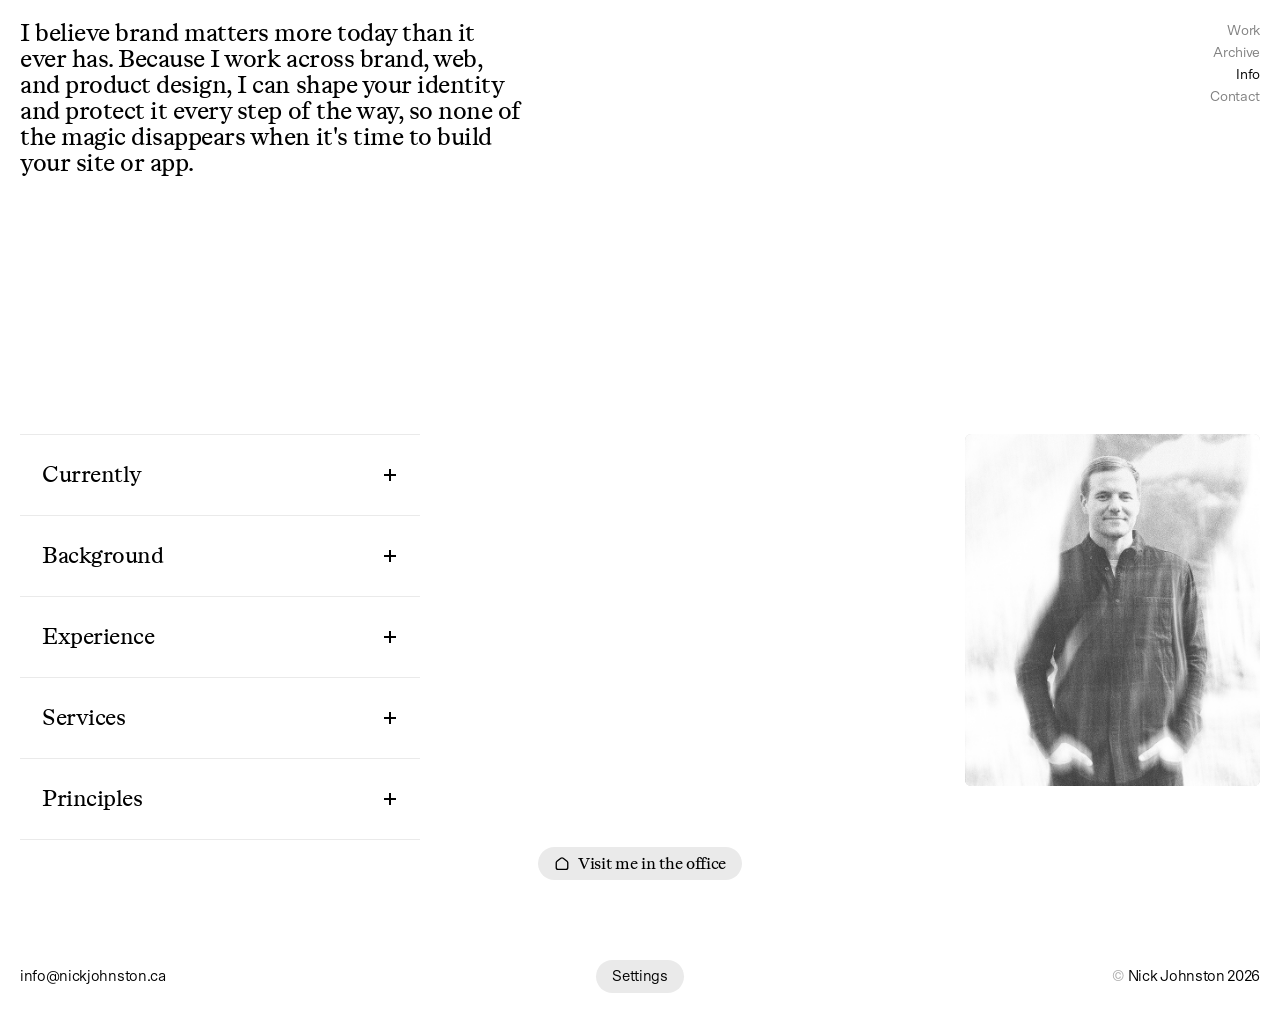
<file: info.html>
<!DOCTYPE html>
<html lang="en">
<head>
  <meta charset="UTF-8">
  <meta name="viewport" content="width=device-width, initial-scale=1.0">
  <title>Info - Nick Johnston</title>
  <link rel="icon" href="favicon.ico" sizes="any">
  <meta name="description" content="Nick Johnston is an independent brand, web, and product designer located in Squamish, BC.">
  <meta property="og:type" content="website">
  <meta property="og:site_name" content="Nick Johnston">
  <meta property="og:title" content="Info - Nick Johnston">
  <meta property="og:description" content="Nick Johnston is an independent brand, web, and product designer located in Squamish, BC.">
  <meta property="og:url" content="https://nickjohnston.ca/info.html">
  <meta property="og:image" content="https://nickjohnston.ca/images/og/nj-og.jpg">
  <meta property="og:image:width" content="1200">
  <meta property="og:image:height" content="630">
  <meta property="og:image:alt" content="Identities and Interfaces. Nick Johnston designs brands, apps, and websites.">
  <meta name="twitter:card" content="summary_large_image">
  <script>
    /* Apply the theme before first paint to avoid a flash. A saved choice
       from the settings menu wins; otherwise follow the system setting. */
    try {
      var savedTheme = localStorage.getItem('theme');
    } catch (e) {}
    if (savedTheme === 'light' || (savedTheme !== 'dark' &&
        window.matchMedia('(prefers-color-scheme: light)').matches)) {
      document.documentElement.setAttribute('data-theme', 'light');
    }
    /* Flag the intro reveal pre-paint so the text never flashes unsplit.
       Skipped for reduced motion: stagger delays would survive the global
       duration override and letters would pop in one by one. */
    if (!window.matchMedia('(prefers-reduced-motion: reduce)').matches) {
      document.documentElement.classList.add('anim-intro');
    }
  </script>
  <link rel="stylesheet" href="css/styles.css">
</head>
<body data-page="info">

  <!-- Single screen: intro at the top, the accordion + headshot band pinned
       just above the fold (reference/archive-design-update.png) -->
  <section class="info-hero">
    <header class="site-header grid-12">
      <p class="intro">I believe brand matters more today than it ever has. Because I work across brand, web, and product design, I can shape your identity and protect it every step of the way, so none of the magic disappears when it's time to build your site&nbsp;or&nbsp;app.</p>
      <nav class="site-nav" aria-label="Main">
        <ul>
          <li><a href="index.html"><span class="roll"><span>Work</span><span aria-hidden="true">Work</span></span></a></li>
          <li class="nav-archive">
            <a href="archive.html"><span class="roll"><span>Archive</span><span aria-hidden="true">Archive</span></span></a>
            <span class="nav-sub">
              <span aria-hidden="true">[</span>
              <a href="archive.html" data-view="design"><span class="roll"><span>Design</span><span aria-hidden="true">Design</span></span></a>
              <span aria-hidden="true">/</span>
              <a href="archive.html?view=logos" data-view="logos"><span class="roll"><span>Logos</span><span aria-hidden="true">Logos</span></span></a>
              <span aria-hidden="true">]</span>
            </span>
          </li>
          <li><a href="info.html" aria-current="page"><span class="roll"><span>Info</span><span aria-hidden="true">Info</span></span></a></li>
          <li><a href="contact.html"><span class="roll"><span>Contact</span><span aria-hidden="true">Contact</span></span></a></li>
        </ul>
      </nav>
    </header>

    <div class="info-band grid-12">
      <div class="acc-col">
        <section class="acc-item">
          <h2 class="acc-head"><button type="button" id="acc-btn-currently" aria-expanded="false" aria-controls="acc-panel-currently"><span class="acc-title"><span class="roll"><span>Currently</span><span aria-hidden="true">Currently</span></span></span><span class="acc-sign" aria-hidden="true"></span></button></h2>
          <div class="acc-body" id="acc-panel-currently" role="region" aria-labelledby="acc-btn-currently">
            <div class="acc-body-inner">
              <h3>Independent designer creating brands and interfaces for ambitious companies with a story to tell.</h3>
              <p>Right now I’m freelancing as an independent brand, web, and product designer. I love working with early-stage founders who are defining how their brand shows up in the world, or rethinking it.</p>
              <p>I also contract with agencies of all sizes, in whatever capacity is useful. I enjoy plugging into other teams and making great work together.</p>
              <div class="acc-pills"><span class="acc-pill">Squamish, BC</span><span class="acc-pill">10+ years agency experience</span></div>
            </div>
          </div>
        </section>
        <section class="acc-item">
          <h2 class="acc-head"><button type="button" id="acc-btn-background" aria-expanded="false" aria-controls="acc-panel-background"><span class="acc-title"><span class="roll"><span>Background</span><span aria-hidden="true">Background</span></span></span><span class="acc-sign" aria-hidden="true"></span></button></h2>
          <div class="acc-body" id="acc-panel-background" role="region" aria-labelledby="acc-btn-background">
            <div class="acc-body-inner">
              <h3>A brand designer at heart, endlessly curious about the experiences screens make possible.</h3>
              <p>For as long as I can remember, I’ve been fascinated by logos. It was always a mystery to me how one person, or one team, could create a single mark that made a company memorable to its customers. Once I was introduced to brand design, I learned it takes much more than a logo to make that happen, and I’ve been helping companies solve that problem ever since.</p>
              <p>Today I combine my love of brand design with my experience designing websites and apps to create holistic brand experiences for the digital age. Now that anyone can spin up a working prototype or website in minutes, I believe brand is the layer that makes those experiences memorable, and getting it right from the start matters more than ever.</p>
            </div>
          </div>
        </section>
        <section class="acc-item">
          <h2 class="acc-head"><button type="button" id="acc-btn-experience" aria-expanded="false" aria-controls="acc-panel-experience"><span class="acc-title"><span class="roll"><span>Experience</span><span aria-hidden="true">Experience</span></span></span><span class="acc-sign" aria-hidden="true"></span></button></h2>
          <div class="acc-body" id="acc-panel-experience" role="region" aria-labelledby="acc-btn-experience">
            <div class="acc-body-inner">
              <h3>Senior-level agency experience. Leading teams and doing the work.</h3>
              <ul>
                <li>Freelance Designer, Nick Johnston (’26–Present)</li>
                <li>Co-Founder &amp; Designer, Diver Studio (’25–’26)</li>
                <li>Design Director, Input Logic (’21–’26)</li>
                <li>Senior Designer, The Vacuum (’19–’21)</li>
                <li>Product Designer, Input Logic (’15–’19)</li>
                <li>Design Intern, Vancouver Canucks, NHL (’13–’14)</li>
              </ul>
            </div>
          </div>
        </section>
        <section class="acc-item">
          <h2 class="acc-head"><button type="button" id="acc-btn-services" aria-expanded="false" aria-controls="acc-panel-services"><span class="acc-title"><span class="roll"><span>Services</span><span aria-hidden="true">Services</span></span></span><span class="acc-sign" aria-hidden="true"></span></button></h2>
          <div class="acc-body" id="acc-panel-services" role="region" aria-labelledby="acc-btn-services">
            <div class="acc-body-inner">
              <h3>From pitch deck to product. Everything you need to launch a digital business.</h3>
              <ul>
                <li>Brand Strategy</li>
                <li>Naming</li>
                <li>Brand Identity</li>
                <li>Logo Design</li>
                <li>Illustration</li>
                <li>Product Design (UX/UI)</li>
                <li>Prototyping</li>
                <li>Website Design</li>
                <li>Good Vibes</li>
              </ul>
            </div>
          </div>
        </section>
        <section class="acc-item">
          <h2 class="acc-head"><button type="button" id="acc-btn-principles" aria-expanded="false" aria-controls="acc-panel-principles"><span class="acc-title"><span class="roll"><span>Principles</span><span aria-hidden="true">Principles</span></span></span><span class="acc-sign" aria-hidden="true"></span></button></h2>
          <div class="acc-body" id="acc-panel-principles" role="region" aria-labelledby="acc-btn-principles">
            <div class="acc-body-inner">
              <h3>Go wide, then refine.</h3>
              <p>I believe good design is reductive, but to reduce something to its best form, you first have to go wide. Get maximal, leave no stone unturned, then come back and decide what can go. A great teacher once taught me that a design isn’t done until there’s nothing left to remove, and everything that remains has a reason to be there. That is design. Everything else is decoration. Less, but better.</p>
              <h3>Design is like salt.</h3>
              <p>Salt is essential to almost any recipe, but it’s best used with restraint. Too much and it overwhelms. Too little and something feels off. When it’s just right, you barely notice it. It sits in the background and lets the main idea sing. The skill is knowing when to add a pinch and when to stop.</p>
              <h3>Give ideas the space to grow.</h3>
              <p>Good work can happen quickly, and I often work in sprints, but the best work benefits from time and space to breathe. Ideas tend to surface after you’ve stepped away, when your mind is free to wander and connect dots you couldn’t see up close. Letting a project breathe brings clarity. It reveals what’s working and what can go. It’s not about slowing down. It’s about giving ideas room to grow stronger.</p>
            </div>
          </div>
        </section>
      </div>

      <div class="info-photo">
        <img src="images/Info/info-headshot.png" alt="Black and white portrait of Nick Johnston">
      </div>
    </div>
  </section>

  <!-- Office camera: a centred pill that opens the live window above it
       (reference/info-update mocks); the label flips to Close while open -->
  <div class="office-dock">
  <button class="office-btn" type="button" aria-expanded="false" aria-controls="office-cam">
    <span class="roll icon-roll" aria-hidden="true"><span><svg width="16" height="16" viewBox="0 0 18 18" fill="none" xmlns="http://www.w3.org/2000/svg"><path fill-rule="evenodd" clip-rule="evenodd" d="M14.6463 5.98978L10.3263 2.62954C9.5465 2.02258 8.45426 2.02258 7.67378 2.62954L3.35378 5.98978C2.82746 6.39946 2.52002 7.02874 2.52002 7.69474V12.9745C2.52002 14.1675 3.48698 15.1345 4.68002 15.1345H13.32C14.5131 15.1345 15.48 14.1675 15.48 12.9745V7.69474C15.48 7.02874 15.1726 6.39946 14.6463 5.98978Z" stroke="currentColor" stroke-width="1.5"/></svg></span><span><svg width="16" height="16" viewBox="0 0 18 18" fill="none" xmlns="http://www.w3.org/2000/svg"><path fill-rule="evenodd" clip-rule="evenodd" d="M14.6463 5.98978L10.3263 2.62954C9.5465 2.02258 8.45426 2.02258 7.67378 2.62954L3.35378 5.98978C2.82746 6.39946 2.52002 7.02874 2.52002 7.69474V12.9745C2.52002 14.1675 3.48698 15.1345 4.68002 15.1345H13.32C14.5131 15.1345 15.48 14.1675 15.48 12.9745V7.69474C15.48 7.02874 15.1726 6.39946 14.6463 5.98978Z" stroke="currentColor" stroke-width="1.5"/></svg></span></span>
    <span class="roll"><span>Visit me in the office</span><span aria-hidden="true">Visit me in the office</span></span>
  </button>
  <div class="office-cam" id="office-cam" aria-hidden="true">
    <video class="office-cam-media" src="images/Info/office-01.mp4" poster="images/Info/office-01-poster.jpg" muted loop playsinline preload="metadata"></video>
    <video class="office-cam-media office-cam-wave" src="images/Info/wave-01.mp4" muted playsinline preload="none" aria-hidden="true"></video>
    <span class="office-cam-scrim"></span>
    <span class="office-cam-status"><time class="office-cam-time">--:--:-- PST</time></span>
    <span class="office-cam-after">Check back tomorrow</span>
    <button class="office-cam-hi" type="button"><span class="roll icon-roll" aria-hidden="true"><span><svg width="18.8" height="18" viewBox="0 0 23 22" fill="none" xmlns="http://www.w3.org/2000/svg"><path d="M12.8354 11.0015V3.2087C12.8354 2.44959 12.2193 1.8335 11.4602 1.8335V1.8335C10.7011 1.8335 10.085 2.44959 10.085 3.2087L10.085 11.0015" stroke="currentColor" stroke-linecap="round" stroke-linejoin="round"/><path d="M12.8354 5.0422C12.8354 4.28308 13.4515 3.66699 14.2107 3.66699V3.66699C14.9698 3.66699 15.5859 4.28308 15.5859 5.0422V11.0014" stroke="currentColor" stroke-linecap="round" stroke-linejoin="round"/><path d="M10.0849 5.0422C10.0849 4.28308 9.4688 3.66699 8.70968 3.66699V3.66699C7.95057 3.66699 7.33448 4.28308 7.33448 5.0422L7.33448 10.0846V12.835L5.59163 11.0922C5.03513 10.5357 4.133 10.5357 3.5765 11.0922V11.0922C3.09609 11.5726 3.02183 12.3253 3.39864 12.89L6.61845 17.7198C7.63886 19.2499 9.35603 20.1695 11.1951 20.1695H12.8353C15.8736 20.1695 18.3361 17.7069 18.3361 14.6686V10.0846V6.87581C18.3361 6.11669 17.72 5.5006 16.9609 5.5006V5.5006C16.2018 5.5006 15.5857 6.11669 15.5857 6.87581" stroke="currentColor" stroke-linecap="round" stroke-linejoin="round"/><path d="M1.02296 15C1.02285 18 2 20.5 5.52296 21.5" stroke="currentColor" stroke-linecap="round"/><path d="M22.5 8.5C22.5001 5.5 21.5229 3 18 2" stroke="currentColor" stroke-linecap="round"/></svg></span><span><svg width="18.8" height="18" viewBox="0 0 23 22" fill="none" xmlns="http://www.w3.org/2000/svg"><path d="M12.8354 11.0015V3.2087C12.8354 2.44959 12.2193 1.8335 11.4602 1.8335V1.8335C10.7011 1.8335 10.085 2.44959 10.085 3.2087L10.085 11.0015" stroke="currentColor" stroke-linecap="round" stroke-linejoin="round"/><path d="M12.8354 5.0422C12.8354 4.28308 13.4515 3.66699 14.2107 3.66699V3.66699C14.9698 3.66699 15.5859 4.28308 15.5859 5.0422V11.0014" stroke="currentColor" stroke-linecap="round" stroke-linejoin="round"/><path d="M10.0849 5.0422C10.0849 4.28308 9.4688 3.66699 8.70968 3.66699V3.66699C7.95057 3.66699 7.33448 4.28308 7.33448 5.0422L7.33448 10.0846V12.835L5.59163 11.0922C5.03513 10.5357 4.133 10.5357 3.5765 11.0922V11.0922C3.09609 11.5726 3.02183 12.3253 3.39864 12.89L6.61845 17.7198C7.63886 19.2499 9.35603 20.1695 11.1951 20.1695H12.8353C15.8736 20.1695 18.3361 17.7069 18.3361 14.6686V10.0846V6.87581C18.3361 6.11669 17.72 5.5006 16.9609 5.5006V5.5006C16.2018 5.5006 15.5857 6.11669 15.5857 6.87581" stroke="currentColor" stroke-linecap="round" stroke-linejoin="round"/><path d="M1.02296 15C1.02285 18 2 20.5 5.52296 21.5" stroke="currentColor" stroke-linecap="round"/><path d="M22.5 8.5C22.5001 5.5 21.5229 3 18 2" stroke="currentColor" stroke-linecap="round"/></svg></span></span><span class="roll"><span>Say Hi</span><span aria-hidden="true">Say Hi</span></span></button>
    <span class="office-cam-dnd" role="status">Nick is working, please do not disturb</span>
    <span class="office-cam-meta">
      <span class="office-cam-meta-roll">
      <span class="office-cam-slide office-cam-location"><span class="office-cam-wicon"><svg width="18" height="18" viewBox="0 0 18 18" fill="none" xmlns="http://www.w3.org/2000/svg"><path d="M9 15.8c1.7-1.5 5-4.9 5-8.1a5 5 0 1 0-10 0c0 3.2 3.3 6.6 5 8.1Z" stroke="currentColor" stroke-width="1.3" stroke-linejoin="round"/><circle cx="9" cy="7.6" r="1.9" stroke="currentColor" stroke-width="1.3"/></svg></span><span>Squamish, BC</span></span>
      <span class="office-cam-slide office-cam-weather"><span class="office-cam-wicon"></span><span class="office-cam-temp"></span></span>
      <span class="office-cam-slide office-cam-location"><span class="office-cam-wicon"><svg width="18" height="18" viewBox="0 0 18 18" fill="none" xmlns="http://www.w3.org/2000/svg"><path d="M9 15.8c1.7-1.5 5-4.9 5-8.1a5 5 0 1 0-10 0c0 3.2 3.3 6.6 5 8.1Z" stroke="currentColor" stroke-width="1.3" stroke-linejoin="round"/><circle cx="9" cy="7.6" r="1.9" stroke="currentColor" stroke-width="1.3"/></svg></span><span>Squamish, BC</span></span>
        </span>
      </span>
  </div>
  </div>

  <footer class="site-footer">
    <div class="footer-email-cell">
      <a class="footer-email" href="mailto:info@nickjohnston.ca"><span class="roll"><span>info@nickjohnston.ca</span><span aria-hidden="true">info@nickjohnston.ca</span></span></a>
      <span class="footer-copied-pill" aria-hidden="true"><svg width="11" height="9" viewBox="0 0 13 10" fill="none" xmlns="http://www.w3.org/2000/svg"><path d="M1 5.4 4.6 9 12 1" stroke="currentColor" stroke-width="1.6" stroke-linecap="round" stroke-linejoin="round"/></svg>Copied to clipboard</span>
      <span class="sr-only" role="status" aria-live="polite"></span>
    </div>
    <div class="footer-settings">
      <div class="settings-menu" id="settings-menu" role="group" aria-label="Site settings">
        <div class="settings-col">
          <p class="settings-title">Theme</p>
          <label class="settings-toggle">
            <input type="checkbox" role="switch" name="theme" aria-label="Dark mode" checked>
            <span class="settings-track" aria-hidden="true">
              <span class="settings-knob">
                <svg class="tg-icon-off" width="15" height="15" viewBox="0 0 15 15" fill="none" xmlns="http://www.w3.org/2000/svg"><path d="M7.5 0.625V1.875M7.5 13.125V14.375M2.6375 2.6375L3.525 3.525M11.475 11.475L12.3625 12.3625M0.625 7.5H1.875M13.125 7.5H14.375M2.6375 12.3625L3.525 11.475M11.475 3.525L12.3625 2.6375M10.625 7.5C10.625 9.22589 9.22589 10.625 7.5 10.625C5.77411 10.625 4.375 9.22589 4.375 7.5C4.375 5.77411 5.77411 4.375 7.5 4.375C9.22589 4.375 10.625 5.77411 10.625 7.5Z" stroke="currentColor" stroke-linecap="round" stroke-linejoin="round"/></svg>
                <svg class="tg-icon-on" width="15" height="15" viewBox="0 0 15 15" fill="none" xmlns="http://www.w3.org/2000/svg"><path d="M13.1251 7.99375C13.0267 9.05763 12.6275 10.0715 11.974 10.9167C11.3205 11.762 10.4397 12.4036 9.43488 12.7666C8.43001 13.1296 7.34255 13.1988 6.29975 12.9663C5.25695 12.7338 4.30193 12.2091 3.54645 11.4536C2.79097 10.6981 2.26627 9.74311 2.03375 8.70031C1.80123 7.65751 1.87051 6.57005 2.23347 5.56519C2.59644 4.56032 3.23808 3.6796 4.08332 3.0261C4.92856 2.37259 5.94243 1.97332 7.00631 1.875C6.38344 2.71767 6.08372 3.75591 6.16164 4.80088C6.23957 5.84586 6.68997 6.82816 7.43094 7.56912C8.1719 8.31009 9.1542 8.76049 10.1992 8.83842C11.2442 8.91634 12.2824 8.61662 13.1251 7.99375Z" stroke="currentColor" stroke-linecap="round" stroke-linejoin="round"/></svg>
              </span>
            </span>
          </label>
        </div>
        <div class="settings-col">
          <p class="settings-title">Sound</p>
          <label class="settings-toggle">
            <input type="checkbox" role="switch" name="sound" aria-label="Sound" checked>
            <span class="settings-track" aria-hidden="true">
              <span class="settings-knob">
                <svg class="tg-icon-off" width="16" height="16" viewBox="0 0 16 16" fill="none" xmlns="http://www.w3.org/2000/svg"><path d="M12.0003 4L4 12.0003M12.0003 12.0003L4 4" stroke="currentColor" stroke-linecap="round" stroke-linejoin="round"/></svg>
                <svg class="tg-icon-on" width="14" height="15" viewBox="0 0 14 15" fill="none" xmlns="http://www.w3.org/2000/svg"><path d="M11.6668 3.75L5.25016 10.625L2.3335 7.5" stroke="currentColor" stroke-linecap="round" stroke-linejoin="round"/></svg>
              </span>
            </span>
          </label>
        </div>
      </div>
      <button class="settings-btn" type="button" aria-haspopup="true" aria-expanded="false" aria-controls="settings-menu">
        <span class="roll"><span>Settings</span><span aria-hidden="true">Settings</span></span>
      </button>
    </div>
    <p class="footer-copy"><span class="mark">©</span>Nick Johnston 2026</p>
  </footer>

  <script src="js/main.js"></script>
  <script type="module" src="js/sounds.js"></script>
</body>
</html>
</file>
<file: css/styles.css>
/* ------------------------------------------------------------------
   Nick Johnston — Portfolio 2026
   Homepage (Work)
------------------------------------------------------------------- */

/* Scto Grotesk A, licensed webfonts (.woff, replaced the trial .otf on
   2026-10-10). The site sans: everything not set in Otto or the mono
   clock. Only the two cuts the site uses, Light and Regular, and NO
   italic: every italic on the site is Otto, so an italic sans face
   would never be asked for. The licence retired both the trial's
   70-character subset AND the Suisse Intl fallback that covered it;
   all 77 characters the four pages render are in these files.
   Note .woff, not .woff2: these are the files the foundry supplied. */
@font-face {
  font-family: 'Scto Grotesk A';
  src: url('../fonts/SctoGroteskA-Light.woff') format('woff');
  font-weight: 300;
  font-style: normal;
  font-display: swap;
}

@font-face {
  font-family: 'Scto Grotesk A';
  src: url('../fonts/SctoGroteskA-Regular.woff') format('woff');
  font-weight: 400;
  font-style: normal;
  font-display: swap;
}

/* Mono for the office-camera overlay (clock + weather). Only downloaded
   where it's actually used, i.e. the info page. */
@font-face {
  font-family: 'FT Polar Mono';
  src: url('../fonts/FTPolarMono-Regular.woff2') format('woff2');
  font-weight: 400;
  font-style: normal;
  font-display: swap;
}

/* ABC Otto, licensed webfonts (.woff2, replaced the trial .otf on
   2026-10-10). Used for the intro, project titles/taglines, the Kind
   Words + why-me sections, the info accordion labels and the contact
   links. */
@font-face {
  font-family: 'ABC Otto';
  src: url('../fonts/ABCOtto-Light.woff2') format('woff2');
  font-weight: 300;
  font-style: normal;
  font-display: swap;
}

@font-face {
  font-family: 'ABC Otto';
  src: url('../fonts/ABCOtto-LightItalic.woff2') format('woff2');
  font-weight: 300;
  font-style: italic;
  font-display: swap;
}

@font-face {
  font-family: 'ABC Otto';
  src: url('../fonts/ABCOtto-Regular.woff2') format('woff2');
  font-weight: 400;
  font-style: normal;
  font-display: swap;
}

@font-face {
  font-family: 'ABC Otto';
  src: url('../fonts/ABCOtto-RegularItalic.woff2') format('woff2');
  font-weight: 400;
  font-style: italic;
  font-display: swap;
}

/* Dark theme (default). Light overrides live in [data-theme='light'] below. */
:root {
  --bg: #000000;
  --fg: #ffffff;
  --body: #ffffff;
  --muted: rgba(255, 255, 255, 0.5);
  --muted-strong: rgba(255, 255, 255, 0.7);
  --label: rgba(255, 255, 255, 0.5);
  --role: rgba(255, 255, 255, 0.5);
  --surface: #1f1f1f;
  /* Hover/open state for the surface pills. Sampled from
     reference/archive-update (light #DBDADA against the #EEEEEE rest);
     the dark value is the matching step the other way. */
  --surface-hover: #2e2e2e;
  --logo-card: #0d0d0d; /* logo archive card bg */
  /* Info accordion panel card. Halfway between the logo-card #0D0D0D
     (too dark) and the office pill's --surface #1F1F1F (too light) per
     Nick (2026-10-10); light keeps the logo-card grey. */
  --acc-card: #161616;

  /* Mobile carousel pagination (reference/mobile-project-pagination.png).
     The pill deliberately breaks the surface-grey rule per Nick
     (2026-09-24): it runs LIGHTER than --surface. Light restores the
     mock's #F6F6F6; dark uses #2D2D2D, a step lighter than surface (the
     mock has no dark counterpart), keeping the white active dot legible. */
  --dots-pill: #2d2d2d;
  --dots-idle: #3d3d3d;
  /* Mobile Menu pill literal for the nav's difference blend: it must
     RENDER as --surface over the page bg, so light pre-inverts
     (255 - 0x15 = 0xEA). Don't put var(--surface) here: the blend
     would flip it. */
  --menu-pill: #1f1f1f;

  /* Footer settings menu: panel and pill both sit on --surface per Nick
     (the refs' lighter #2D2D2D panel was retired with that change). */
  --radio-off: #252525; /* settings toggle knob fill (white in light) */
  --settings-track: #b3b3b3; /* toggle track: constant grey, both themes */
  --placeholder: #d9d9d9;
  --menu-scrim: rgba(0, 0, 0, 0.35); /* mobile menu tint over the blur */
  --faint: rgba(255, 255, 255, 0.22); /* info panel scrollbar thumb */
  --live: #d6ff4c; /* "online" status dots (Currently + camera clock) */

  /* Both families run a shade lighter and a shade looser on black, so
     weight and tracking are theme tokens: Light / -1% dark, Regular / -2%
     light. Each family has its OWN pair (they happen to match today) so
     either can be retuned without touching the other. Every rule in that
     family reads its trio, so these pairs are the only thing to touch. */
  --sans: 'Scto Grotesk A', 'Helvetica Neue', Helvetica, Arial, sans-serif;
  --sans-weight: 300;
  --sans-tracking: -0.01em;
  --otto: 'ABC Otto', 'Scto Grotesk A', 'Helvetica Neue', Helvetica, Arial, sans-serif;
  --otto-weight: 300;
  --otto-tracking: -0.01em;

  --margin: 20px;
  --gap: 20px;
  --peek: 10px;

  /* 3 slides visible + peek of the 4th */
  --slides-visible: 3;
  --slide-w: calc(
    (100vw - var(--margin) - (var(--slides-visible) - 1) * var(--gap) - var(--gap) - var(--peek)) /
    var(--slides-visible)
  );

  --gutter: 20px; /* 12-col grid: 20px margins + 20px gutters */

  --radius: 6px; /* corner radius for image surfaces site-wide */

  /* Project accordion (work-accordion refs). Light values are provisional
     until a light-mode ref lands. */
  --acc-label: #d1d1d1;
  --acc-scroll: #3d3d3d; /* project panel scrollbar thumb */
  --acc-rule: #252525;
  --acc-body: #d1d1d1; /* detail text in the open panels */

  --ease-graceful: cubic-bezier(0.22, 1, 0.36, 1);
  /* Softer, longer-tailed curve sampled from the Framer build of
     nickjohnston.ca; used for the first project's slide rise-in. */
  --ease-soft: cubic-bezier(0.23, 0.98, 0.56, 1);

  /* Directional circle-arrow cursors for the archive band. The -dark
     pair is the dark-theme default; light overrides the plain pair. */
  --cursor-prev-dark: url("data:image/svg+xml,%3Csvg xmlns='http://www.w3.org/2000/svg' width='40' height='40' viewBox='0 0 40 40'%3E%3Ccircle cx='20' cy='20' r='20' fill='%231F1F1F'/%3E%3Cpath d='M18.2 14l-6 6 6 6M12.2 20H28' fill='none' stroke='%23FFF' stroke-width='1.4' stroke-linecap='round' stroke-linejoin='round'/%3E%3C/svg%3E") 20 20, w-resize;
  --cursor-next-dark: url("data:image/svg+xml,%3Csvg xmlns='http://www.w3.org/2000/svg' width='40' height='40' viewBox='0 0 40 40'%3E%3Ccircle cx='20' cy='20' r='20' fill='%231F1F1F'/%3E%3Cpath d='M21.8 14l6 6-6 6M27.8 20H12' fill='none' stroke='%23FFF' stroke-width='1.4' stroke-linecap='round' stroke-linejoin='round'/%3E%3C/svg%3E") 20 20, e-resize;
  --cursor-prev: var(--cursor-prev-dark);
  --cursor-next: var(--cursor-next-dark);
}

/* Light theme. Values sampled from reference/Layout_Light_02.png. */
:root[data-theme='light'] {
  --bg: #ffffff;
  --fg: #000000;
  --body: #222222;
  --muted: #aeaeae;
  --muted-strong: rgba(0, 0, 0, 0.7);
  --label: #bbbbbb;
  --role: #808080;
  --surface: #eaeaea;
  --surface-hover: #dbdada;
  --logo-card: #f6f6f6;
  --acc-card: var(--logo-card);
  --dots-pill: #f6f6f6;
  --dots-idle: #e2e2e2;
  --menu-pill: #151515; /* renders as --surface #EAEAEA through the blend */
  --radio-off: #ffffff;
  --menu-scrim: rgba(255, 255, 255, 0.35);
  --faint: #d4d4d4;
  --acc-label: #6f6f6f;
  --acc-scroll: #cfcfcf;
  --acc-rule: #eaeaea;
  --acc-body: #222222;
  --otto-weight: 400;
  --otto-tracking: -0.02em;
  --sans-weight: 400;
  --sans-tracking: -0.02em;
  --cursor-prev: url("data:image/svg+xml,%3Csvg xmlns='http://www.w3.org/2000/svg' width='40' height='40' viewBox='0 0 40 40'%3E%3Ccircle cx='20' cy='20' r='20' fill='%23EAEAEA'/%3E%3Cpath d='M18.2 14l-6 6 6 6M12.2 20H28' fill='none' stroke='%23000' stroke-width='1.4' stroke-linecap='round' stroke-linejoin='round'/%3E%3C/svg%3E") 20 20, w-resize;
  --cursor-next: url("data:image/svg+xml,%3Csvg xmlns='http://www.w3.org/2000/svg' width='40' height='40' viewBox='0 0 40 40'%3E%3Ccircle cx='20' cy='20' r='20' fill='%23EAEAEA'/%3E%3Cpath d='M21.8 14l6 6-6 6M27.8 20H12' fill='none' stroke='%23000' stroke-width='1.4' stroke-linecap='round' stroke-linejoin='round'/%3E%3C/svg%3E") 20 20, e-resize;
}

* { box-sizing: border-box; margin: 0; padding: 0; }

/* No grey flash on tap: iOS Safari and Android Chrome paint a
   translucent box over any tapped link or button. The property
   inherits, so the root covers every control; keyboard focus rings are
   separate (:focus-visible) and untouched. */
html {
  background: var(--bg);
  -webkit-tap-highlight-color: transparent;
}

body {
  font-family: var(--sans);
  font-weight: var(--sans-weight);
  letter-spacing: var(--sans-tracking);
  font-synthesis: none; /* Scto has no bold; never fake one */
  background: var(--bg);
  color: var(--fg);
  -webkit-font-smoothing: antialiased;
  text-rendering: optimizeLegibility;
  overflow-x: hidden;
}

a { color: inherit; text-decoration: none; }

/* Selection is the one colour that ignores the theme: brand yellow with
   black text (readable on yellow in both modes) per Nick */
::selection { background: #fffc38; color: #000000; }

/* ---------------------------------------------------------------
   12-column grid
--------------------------------------------------------------- */

.grid-12 {
  display: grid;
  grid-template-columns: repeat(12, 1fr);
  column-gap: var(--gutter);
  padding-left: var(--margin);
  padding-right: var(--margin);
}

/* Dev helper: press "g" to toggle a column overlay */
.grid-overlay {
  position: fixed;
  inset: 0;
  display: none;
  grid-template-columns: repeat(12, 1fr);
  column-gap: var(--gutter);
  padding: 0 var(--margin);
  pointer-events: none;
  z-index: 9999;
}

.grid-overlay.on { display: grid; }

.grid-overlay div { background: rgba(255, 60, 60, 0.12); }

/* ---------------------------------------------------------------
   Header
--------------------------------------------------------------- */

.site-header {
  padding-top: var(--margin);
  padding-bottom: var(--margin);
}

/* Body-scale ABC Otto: the intro, the Kind Words testimonials and the
   why-me paragraph share the family, the theme's weight/tracking pair
   and font-synthesis; the SIZES differ (intro 24/26, the two scroll
   sections 26/30) and are set per group below. Each selector keeps its
   own layout/colour rules in its own section. */
.intro,
.quote,
.why p,
.kind-words-label,
.why h2 {
  font-family: var(--otto);
  font-weight: var(--otto-weight);
  letter-spacing: var(--otto-tracking);
  font-synthesis: none;
}

/* Kind Words + why-me: one step up from the intro. The two section
   headings are the italic cut at the same size. */
.quote,
.why p,
.kind-words-label,
.why h2 {
  font-size: 26px;
  line-height: 30px;
}

.kind-words-label,
.why h2 {
  font-style: italic;
}

.intro {
  grid-column: 1 / 6;
  font-size: 24px;
  line-height: 26px;
  max-width: 465px; /* preserves the designed rag within cols 1-5 */
}

/* Load reveal. The .anim-intro flag is set pre-paint by the inline head
   script (skipped for reduced motion). main.js splits the intro and the
   nav labels into word/char spans (each char carries its own inline
   transition-delay), adds .is-split once built, then .is-play to run.
   The first project enters via the rise-in keyframes below. */
.anim-intro .intro:not(.is-split),
.anim-intro .site-nav:not(.is-split) { visibility: hidden; }

.reveal-word { display: inline-block; white-space: nowrap; }

.reveal-char {
  display: inline-block;
  opacity: 0;
  filter: blur(10px);
  transform: translateY(10px);
  transition:
    opacity 0.8s var(--ease-graceful),
    filter 0.8s var(--ease-graceful),
    transform 0.8s var(--ease-graceful);
}

.is-play .reveal-char {
  opacity: 1;
  filter: blur(0);
  transform: none;
}

/* Nav dots stay hidden until the nav sweep is underway (html.nav-in),
   then fade via their existing opacity transition */
.anim-intro:not(.nav-in) .site-nav a::after { opacity: 0; }

/* First project: info, slides left to right, then arrows rise in after
   the intro sweep. Later slides share the last stagger slot. */
@keyframes rise-in {
  from {
    opacity: 0;
    transform: translateY(var(--rise, 24px));
  }
}

.anim-intro .project:first-of-type .project-title,
.anim-intro .project:first-of-type .project-acc {
  animation: rise-in 0.9s var(--ease-graceful) 2.3s backwards;
}

.anim-intro .project:first-of-type .slide {
  --rise: 80px;
  animation: rise-in 2s var(--ease-soft) 2.73s backwards;
}

.anim-intro .project:first-of-type .slide:nth-child(1) { animation-delay: 2.43s; }
.anim-intro .project:first-of-type .slide:nth-child(2) { animation-delay: 2.53s; }
.anim-intro .project:first-of-type .slide:nth-child(3) { animation-delay: 2.63s; }

.anim-intro .project:first-of-type .carousel-arrows {
  animation: rise-in 0.9s var(--ease-graceful) 2.95s backwards;
}

/* Scroll reveals: Kind Words and Why rise in as they enter the viewport
   (main.js adds .in-view via IntersectionObserver, once per section).
   Staggers: label -> James quote -> Ginny quote; heading -> paragraph ->
   primary button -> secondary button. Once settled, main.js adds
   .is-done and every reveal rule releases: leaving transform/delay
   overrides pinned would kill the buttons' hover scale. */
.anim-intro .kind-words:not(.is-done) .kind-words-label,
.anim-intro .kind-words:not(.is-done) .quote,
.anim-intro .why:not(.is-done) h2,
.anim-intro .why:not(.is-done) p,
.anim-intro .why:not(.is-done) .btn {
  opacity: 0;
  transform: translateY(24px);
  transition:
    opacity 0.9s var(--ease-graceful),
    transform 0.9s var(--ease-graceful);
}

.anim-intro .kind-words.in-view:not(.is-done) .kind-words-label,
.anim-intro .kind-words.in-view:not(.is-done) .quote,
.anim-intro .why.in-view:not(.is-done) h2,
.anim-intro .why.in-view:not(.is-done) p,
.anim-intro .why.in-view:not(.is-done) .btn {
  opacity: 1;
  transform: none;
}

.anim-intro .kind-words.in-view:not(.is-done) .quote:nth-child(1) { transition-delay: 0.15s; }
.anim-intro .kind-words.in-view:not(.is-done) .quote:nth-child(2) { transition-delay: 0.3s; }
.anim-intro .why.in-view:not(.is-done) p { transition-delay: 0.15s; }
.anim-intro .why.in-view:not(.is-done) .btn:nth-child(1) { transition-delay: 0.3s; }
.anim-intro .why.in-view:not(.is-done) .btn:nth-child(2) { transition-delay: 0.45s; }

.sr-only {
  position: absolute;
  width: 1px;
  height: 1px;
  padding: 0;
  margin: -1px;
  overflow: hidden;
  clip: rect(0 0 0 0);
  white-space: nowrap;
  border: 0;
}

.site-nav {
  /* Line rhythm between nav items. Drives BOTH the li line box and the
     hover roll's clip height (.site-nav a --roll-h), which must match or
     the roll shows a sliver of the second copy. 22px = 4px tighter than
     the original 26px; the 14px labels sit on an even 4px half-leading. */
  --nav-rhythm: 22px;
  position: fixed;
  top: var(--margin);
  right: var(--margin);
  z-index: 10;
  mix-blend-mode: difference;
  transition: transform 0.6s var(--ease-graceful), opacity 0.4s ease;
}

.site-nav.is-hidden {
  transform: translateY(-14px);
  opacity: 0;
  pointer-events: none;
}

.site-nav ul {
  list-style: none;
  text-align: right;
}

.site-nav li { line-height: var(--nav-rhythm); }

/* Nav colors stay literal white: mix-blend-mode difference inverts them
   over the light background (white -> black, 50% white -> mid grey),
   matching Layout_Light. Themed tokens here would double-invert. */
.site-nav a {
  position: relative;
  display: block;
  font-size: 14px;
  color: rgba(255, 255, 255, 0.5);
  transition: color 0.3s ease;
}

/* Dot slot — hangs to the right so labels stay right-aligned */
.site-nav a::after {
  content: '';
  position: absolute;
  right: -12px;
  top: 50%;
  transform: translateY(-50%);
  width: 5px;
  height: 5px;
  border-radius: 50%;
  background: #ffffff;
  opacity: 0;
  transition: opacity 0.3s ease;
}

.site-nav a:hover { color: rgba(255, 255, 255, 0.7); }
.site-nav a:hover::after { opacity: 0.5; }

/* Text roll on hover (two stacked copies, clipped to one line).
   Shared component: set --roll-h per context. */
.roll {
  display: block;
  overflow: hidden;
  height: var(--roll-h, 1.5em);
}

.roll > span {
  display: block;
  line-height: var(--roll-h, 1.5em);
  transition: transform 0.55s var(--ease-graceful);
}

a:hover .roll > span,
button:hover .roll > span,
a:focus-visible .roll > span,
button:focus-visible .roll > span {
  transform: translateY(-100%);
}

.site-nav a { --roll-h: var(--nav-rhythm); }

.site-nav a[aria-current='page'] { color: #ffffff; }
.site-nav a[aria-current='page']::after { opacity: 1; }

/* Archive sub-nav: [ Design / Logos ] to the left of the Archive link.
   Revealed on hover/focus of the item, pinned open on the archive page
   (li.is-current). The Archive link sits first in the DOM so tabbing
   reveals the sub links before focus reaches them; row-reverse restores
   the designed visual order. Colors stay literal white for the
   mix-blend-mode difference trick, same as the rest of the nav. */
.nav-archive {
  display: flex;
  flex-direction: row-reverse;
  justify-content: flex-start;
  align-items: center;
  gap: 9px;
}

.nav-sub {
  display: inline-flex;
  align-items: center;
  gap: 5px;
  font-size: 14px;
  color: rgba(255, 255, 255, 0.5);
  opacity: 0;
  visibility: hidden;
  transform: translateX(8px);
  transition:
    opacity 0.3s ease,
    transform 0.55s var(--ease-graceful),
    visibility 0s linear 0.3s;
}

.nav-archive:hover .nav-sub,
.nav-archive:focus-within .nav-sub,
.nav-archive.is-current .nav-sub {
  opacity: 1;
  visibility: visible;
  transform: none;
  transition-delay: 0s;
}

.nav-sub a::after { content: none; } /* no dot slot on sub links */
.nav-sub a.is-active { color: #ffffff; }

/* During the load reveal, the pinned-open sub fades in with the dots */
html.anim-intro:not(.nav-in) .site-nav .nav-sub { opacity: 0; }

.site-nav a:focus-visible {
  outline: 1px solid rgba(255, 255, 255, 0.7);
  outline-offset: 4px;
}

/* Mobile menu chrome (reference/mobile-menu-default.png + -open.png).
   The pill and backdrop are injected by main.js on every page; the
   640px block below collapses the nav behind them. The pill's bg is
   --menu-pill, a per-theme literal pre-inverted so the nav's
   mix-blend-mode difference renders it as --surface exactly. */
.menu-btn { display: none; }

html.menu-lock { overflow: hidden; }

/* Page-blur backdrop: only enters the render tree while the menu is up
   (.is-mount) and only ever fades via opacity: a permanently mounted
   backdrop-filter keeps the page on an expensive compositing path.
   Blur + a 35% tint (--menu-scrim: black in dark, white in light). Closing waits (transition-delay) for the
   links to roll back out first. */
.menu-backdrop {
  position: fixed;
  inset: 0;
  z-index: 9;
  display: none;
  opacity: 0;
  background: var(--menu-scrim);
  -webkit-backdrop-filter: blur(7px);
  backdrop-filter: blur(7px);
  transition: opacity 0.5s var(--ease-graceful) 0.25s;
}

.menu-backdrop.is-mount { display: block; }
.menu-backdrop.is-open { opacity: 1; transition-delay: 0s; }

/* ---------------------------------------------------------------
   Archive: infinite looping carousel (reference/archive-design.png)
--------------------------------------------------------------- */

/* Single-screen page: header top, carousel centered, footer pinned.
   Only the HORIZONTAL Design view is a locked screen; the vertical view
   and the Logos view scroll normally. The html-level lock stops the
   window scrolling outright there (a couple of px of line-height
   rounding otherwise let the page nudge). The layout lands on <html>
   pre-paint from the inline head script, so nothing reflows on load. */
html[data-layout='horizontal']:has(body[data-page='archive']:not([data-view='logos'])) {
  overflow: hidden;
}

html[data-layout='horizontal'] body[data-page='archive']:not([data-view='logos']) {
  position: relative; /* containing block for the absolutely placed .arc */
  height: 100vh;
  height: 100svh;
  display: flex;
  flex-direction: column;
  overflow: hidden;
}

html[data-layout='horizontal'] body[data-page='archive']:not([data-view='logos']) .archive-main {
  flex: 1;
  min-height: 0;
  display: flex;
  flex-direction: column;
  justify-content: center;
}

html[data-layout='horizontal'] body[data-page='archive']:not([data-view='logos']) .site-footer {
  margin-top: 0;
}

/* One view at a time. Logos replaces both Design layouts. */
body[data-view='logos'] .arc,
body[data-view='logos'] .varc,
html[data-layout='vertical'] .arc,
html[data-layout='horizontal'] .varc {
  display: none;
}

/* Main image is 552px TALL at 1440 (440 wide back when every archive
   image was 1195:1500; the mock's 336, enlarged twice on request).
   The images have mixed aspect ratios now, so the band is keyed to
   height and each image keeps its own width: main.js packs the constant
   30px gaps from the real widths. The svh clamp keeps the image (and
   the band) on screen when the viewport is short.
   Absolutely positioned so the image centre sits exactly on the
   viewport's vertical centre (the counter hangs below
   and doesn't push the band up). */
.arc {
  --arc-main-h: min(38.333vw, 57.75svh);
  position: absolute;
  left: 0;
  right: 0;
  top: calc(50vh - var(--arc-main-h) / 2);
  top: calc(50svh - var(--arc-main-h) / 2);
}

/* Load reveal: the items fade in and rise as a ripple from the centre
   image outwards, sharing the home page's rise-in recipe. The animation
   lives on .arc-tile, not .arc-item, because the item's own opacity and
   transform belong to the carousel engine (fade-away values, slot
   positions); the tile's fade multiplies against them, and its 24px
   rise shrinks with the slot scale so side images ripple
   proportionally. main.js sets --ripple per tile from its ring distance
   to the centre. The counter fades in as the ripple reaches the outer
   rings. */
@keyframes arc-fade {
  from { opacity: 0; }
}

/* Outer rings fade in more slowly: --ripple-dur grows with the ring
   alongside the --ripple delay (both set per tile by main.js) */
.anim-intro .arc-tile {
  animation: rise-in var(--ripple-dur, 0.9s) var(--ease-graceful) calc(1.2s + var(--ripple, 0s)) backwards;
}

.anim-intro .arc-counter {
  animation: arc-fade 0.6s var(--ease-graceful) 1.75s backwards;
}

.arc-band {
  position: relative;
  height: var(--arc-main-h);
  touch-action: pan-y;
  user-select: none;
  -webkit-user-select: none;
}

.arc-band:focus-visible {
  outline: 1px solid var(--muted-strong);
  outline-offset: 6px;
}

/* Directional cursors over the click zones: same circle + arrow language
   as the home carousel buttons. Hotspot at the 40px circle's centre.
   URIs live in the --cursor-* tokens on :root (theme-aware pair). */
.arc-band.cur-left { cursor: var(--cursor-prev); }
.arc-band.cur-right { cursor: var(--cursor-next); }

/* Sized off the main slot HEIGHT; --ar is the image's own aspect ratio,
   set per item by main.js, so the width follows the picture. The slot
   scale rides on transform, so nothing re-lays-out while the band moves. */
.arc-item {
  position: absolute;
  left: 50%;
  top: 50%;
  height: var(--arc-main-h);
  aspect-ratio: var(--ar, 1);
  will-change: transform, opacity;
}

.arc-tile {
  width: 100%;
  height: 100%;
  background: var(--placeholder);
  border-radius: var(--radius);
  overflow: hidden;
}

.arc-tile img,
.arc-tile video {
  width: 100%;
  height: 100%;
  object-fit: cover;
  display: block;
  pointer-events: none;
}

/* 23px from the main image's bottom edge to the cap height, per the mock */
.arc-counter {
  margin-top: 22px;
  text-align: center;
  font-size: 14px;
  line-height: 1;
  color: var(--fg);
}

.arc-counter .arc-total { color: var(--muted); }

/* ---------------------------------------------------------------
   Archive layout switch (reference/archive-update/*-default,
   -click, -hover): an ellipsis circle under the intro that reveals
   the Vertical / Horizontal pills. Design view only.
   Geometry from the mock at 1512: 36px circle, 36px pills on 8px
   gaps, 17px pill padding, Otto 14px labels, a 16px check on the
   active pill 8px ahead of its label.
--------------------------------------------------------------- */

.view-switch {
  grid-column: 1 / 8;
  margin-top: 43px; /* circle top at y141, under the 3-line intro */
  display: flex;
  align-items: center;
  gap: 8px;
}

body[data-view='logos'] .layout-switch { display: none; }

/* Same control, same slot, for the Logos grid: phones only (the 4-up
   desktop grid has nothing to switch). Revealed in the 640px block. */
.cols-switch { display: none; }

.anim-intro .view-switch {
  animation: rise-in 0.9s var(--ease-graceful) 1.4s backwards;
}

.vs-toggle {
  flex: none;
  width: 36px;
  height: 36px;
  border: 0;
  border-radius: 50%;
  background: var(--surface);
  color: var(--fg);
  display: grid;
  place-items: center;
  cursor: pointer;
  transition: background-color 0.3s ease, transform 0.35s var(--ease-graceful);
}

.vs-toggle svg { display: block; }

.vs-toggle:hover,
.view-switch.is-open .vs-toggle { background: var(--surface-hover); }

.vs-toggle:active { transform: scale(0.94); }

/* The pills stay out of the tab order while they are down: visibility
   flips after the fade, the same pattern as the footer settings panel */
.vs-opts {
  display: flex;
  gap: 8px;
  visibility: hidden;
  transition: visibility 0s linear 0.45s;
}

.view-switch.is-open .vs-opts {
  visibility: visible;
  transition-delay: 0s;
}

.vs-pill {
  --roll-h: 20px; /* one-line clip at 14px Otto, clearing Single's g */
  height: 36px;
  padding: 0 17px;
  border: 0;
  border-radius: 999px;
  background: var(--surface);
  color: var(--fg);
  font-family: var(--otto);
  font-weight: var(--otto-weight);
  letter-spacing: var(--otto-tracking);
  font-synthesis: none;
  font-size: 14px;
  line-height: 1;
  display: inline-flex;
  align-items: center;
  gap: 8px;
  white-space: nowrap;
  cursor: pointer;
  opacity: 0;
  transform: translateX(-10px);
  transition:
    opacity 0.45s var(--ease-graceful),
    transform 0.45s var(--ease-graceful),
    background-color 0.3s ease;
}

.view-switch.is-open .vs-pill {
  opacity: 1;
  transform: none;
}

/* Out from behind the circle one after the other */
.view-switch.is-open .vs-pill:last-child { transition-delay: 0.06s; }

.vs-pill:hover { background: var(--surface-hover); }

/* The check marks the live layout; display (not opacity) so the pill
   tightens back up around the label when it is not the active one */
.vs-check { display: none; }
.vs-pill[aria-pressed='true'] .vs-check { display: block; }

.vs-toggle:focus-visible,
.vs-pill:focus-visible {
  outline: 1px solid var(--muted-strong);
  outline-offset: 3px;
}

/* ---------------------------------------------------------------
   Archive vertical view (reference/archive-update/
   archive-design-new-vertical-default.png): an editorial scroll of the
   same 22 images on the 12-column grid. Each band is one grid row, so
   images inside it can overlap vertically. Everything vertical is a
   PERCENTAGE: --off (an image's drop inside its band) resolves against
   its own grid area and --gap (the space above a band) against the
   content width, so the composition scales with the columns exactly as
   the aspect-driven image heights do. main.js builds the markup and
   sets the custom properties from the same table the band above uses.
--------------------------------------------------------------- */

.varc {
  padding: 0 var(--margin);
  margin-top: 9.46%; /* 143px below the switch at 1512 */
}

.va-band {
  display: grid;
  grid-template-columns: repeat(12, 1fr);
  column-gap: var(--gutter);
}

.va-band + .va-band { margin-top: var(--gap, 0); }

/* --pull narrows an image inside its grid area and pins it to the
   area's right edge (only 06 in the mock). The pin is a margin, not
   justify-self: Chrome honours justify-self on block-level boxes too,
   so it would follow the items into the mobile layout below and glue
   every narrowed image to the right margin. */
.va-item {
  grid-column: var(--col) / span var(--span);
  /* Every image in a band shares the one row: auto-placement would push
     an image that starts on an earlier column than the one before it
     (05 under 04, 15 under 16, 20 under 19) onto a row of its own and
     the band would stack instead of overlap. */
  grid-row: 1;
  width: var(--pull, 100%);
  padding-top: var(--off, 0);
  margin: 0;
}

.va-pull { margin-left: auto; }

/* Clipped, unlike the project slides' reason for it: the blur-up
   placeholder paints a ::before preview blurred 12px and scaled 1.06,
   and with nothing clipping it that oversized copy haloes every image
   for good (the real photo only fades in over the top of it). */
.va-tile {
  position: relative;
  aspect-ratio: var(--ar, 1);
  border-radius: var(--radius);
  overflow: hidden;
}

.va-tile img,
.va-tile video {
  display: block;
  width: 100%;
  height: 100%;
  object-fit: cover;
}

/* Each image fades up 20px as it scrolls in, at every width (the blur
   reveal this replaced is gone). main.js adds .va-rise, then .is-in to
   release it, and drops both once the tile lands. The start state
   carries NO transition (it would animate the tile down into hiding as
   the class lands); the transition belongs to the release. --va-d is
   only set on the images on screen at load. */
.va-rise {
  opacity: 0;
  transform: translateY(20px);
}

.va-rise.is-in {
  opacity: 1;
  transform: none;
  transition:
    opacity 0.7s ease var(--va-d, 0s),
    transform 0.9s var(--ease-graceful) var(--va-d, 0s);
}

/* Logos view: 4-up grid of logo cards (reference/archive-logos.png).
   Cards are 335x400 at 1440 (3 grid columns), marks centred at their
   native 174x160 (52% of the card width). Unlike the Design view this
   page scrolls normally, so the single-screen lock lifts here. */
body[data-page='archive'][data-view='logos'] {
  height: auto;
  min-height: 100vh;
  min-height: 100svh;
  overflow: visible;
}

/* Mock shows ~200px from the last card row to the footer at 1440 */
body[data-page='archive'][data-view='logos'] .site-footer {
  margin-top: clamp(120px, 13.9vw, 200px);
}

body[data-page='archive']:not([data-view='logos']) .logo-grid { display: none; }

.logo-grid {
  margin-top: clamp(120px, 14.5vw, 209px); /* grid top at y307 in the mock */
  row-gap: 20px;
}

.logo-card {
  grid-column: span 3;
  aspect-ratio: 335 / 400;
  background: var(--logo-card);
  border-radius: var(--radius);
  display: grid;
  place-items: center;
}

/* Every logo ships on a uniform 500x500 frame with the optical sizing
   baked in by Nick, so the frames all render at one size and the SVGs
   are the sizing authority. 68% of the card width puts the average
   mark at the mock's ~160px. */
.logo-card img {
  width: 68%;
  height: auto;
  pointer-events: none;
}

/* Every mark is a white-fill SVG; flip them for the light surface */
:root[data-theme='light'] .logo-card img { filter: invert(1); }


/* Big monitors (Studio Display etc.): 5-up keeps the cards from
   ballooning; in the 4-up grid they would pass ~400px wide here */
@media (min-width: 1680px) {
  .logo-grid { grid-template-columns: repeat(5, 1fr); }
  .logo-card { grid-column: auto; }
}

/* Load reveal: cards rise in one at a time with the same 2s soft-eased
   80px entrance as the home page's first-project slides; --lg-d is the
   per-card stagger set by main.js. Display toggling on a view switch
   restarts the animation, matching the Design view. */
.anim-intro .logo-card {
  --rise: 80px;
  animation: rise-in 2s var(--ease-soft) calc(1.2s + var(--lg-d, 0s)) backwards;
}

@media (max-width: 640px) {
  /* Horizontal view on phones is the home page's carousel instead of
     the infinite band: one image per screen, native scroll + snap,
     pagination dots below (main.js skips the slot engine here). Back
     into the flow too: centering on the viewport would run the band
     into the intro, so it centers in the space below the header. */
  .arc { position: static; }

  /* The band takes whatever the header and footer leave rather than a
     guessed svh, so the dots can never ride up into the footer on a
     short phone (46px below is the dots' own height plus their gap).
     88vw is the shared image height where it fits: the taller that is,
     the more of the landscape images hit the width cap below and end up
     SHORTER than it, which is the opposite of matching. At 88vw twelve
     of the 22 land on exactly this height and only the wide ones cap;
     much above it and the majority cap instead. */
  html[data-layout='horizontal'] body:not([data-view='logos']) .arc {
    flex: 1;
    min-height: 0;
    display: flex;
    flex-direction: column;
    justify-content: center;
  }

  .arc-band {
    flex: none;
    height: min(88vw, calc(100% - 46px));
    display: flex;
    overflow-x: auto;
    scroll-snap-type: x mandatory;
    scrollbar-width: none;
    -webkit-overflow-scrolling: touch;
    touch-action: pan-x;
    cursor: default;
  }

  .arc-band::-webkit-scrollbar { display: none; }

  /* Snapping fights a scripted dot-tap glide frame by frame */
  .arc-band.is-animating { scroll-snap-type: none; }

  .arc-item {
    position: static;
    flex: 0 0 100%;
    width: 100%;
    height: 100%;
    aspect-ratio: auto;
    scroll-snap-align: center;
    display: grid;
    place-items: center;
    will-change: auto;
  }

  /* Every image shares one height, so the only thing that varies from
     slide to slide is the margin each one leaves either side. A wide
     image that would otherwise run off the screen caps its width at the
     16px margin and sits shorter instead: the min() below is that width
     cap written as the height which produces it, so the aspect ratio is
     never broken. */
  .arc-tile {
    width: auto;
    height: min(100%, calc((100vw - 32px) / var(--ar)));
    aspect-ratio: var(--ar);
  }

  /* Dots stand in for the NN/22 counter. There are 22 of them, so they
     run smaller and tighter than the project carousels' 8px on 10px and
     still fit inside the margins on a 320px screen. */
  html[data-layout='horizontal'] .arc-counter { display: none; }

  .arc .carousel-dots {
    width: max-content;
    max-width: 100%;
    margin: 24px auto 0;
    gap: 5px;
  }

  .arc .carousel-dots button { width: 6px; height: 6px; }

  .arc .carousel-dots button::after { inset: -4px; }

  /* Vertical view keeps a simplified stagger: wide images fill the
     column, narrower ones (--mw, set per image by main.js) stay narrow
     and alternate sides down the page. */
  .varc { margin-top: 34px; }

  .va-band { display: block; }
  .va-band + .va-band { margin-top: 0; }

  .va-item {
    width: var(--mw, 100%);
    padding-top: 0;
    margin-top: 44px;
    margin-left: 0;
  }

  .va-item.va-right { margin-left: auto; }

  .va-band:first-child > .va-item:first-child { margin-top: 0; }

  /* The switches run the full width here so the pills have room */
  .view-switch { grid-column: 1 / -1; }

  /* Logos grid drops to 2-up, with the column switch above it (in the
     header, so the 34px to the first card is 20px of header padding
     plus this margin) */
  .logo-card { grid-column: span 6; }
  .logo-grid { margin-top: 14px; }

  body[data-page='archive'][data-view='logos'] .cols-switch { display: flex; }

  body[data-page='archive'][data-view='logos'][data-cols='one'] .logo-card {
    grid-column: 1 / -1;
  }

  /* Single Column + Two Column are long enough that below ~342px the
     open pills would run off the right margin (the layout switch's
     shorter labels clear it). Tighten this one's padding and gaps
     there rather than shrinking the 14px labels; 375 and up keep the
     designed 17px/8px geometry. */
  @media (max-width: 360px) {
    .cols-switch { gap: 6px; }
    .cols-switch .vs-opts { gap: 6px; }
    .cols-switch .vs-pill { padding: 0 12px; gap: 6px; }
  }

}

/* ---------------------------------------------------------------
   Info page (reference/archive-design-update.png)
--------------------------------------------------------------- */

html { scroll-behavior: smooth; }

/* Single screen: intro at the top, the photo + accordion band pinned
   just above the fold. min-height (not height) so short viewports push
   content below the fold instead of squashing it. */
.info-hero {
  display: flex;
  flex-direction: column;
  min-height: 100vh;
  min-height: 100svh;
}

/* The info intro is set wider than the home one so the copy holds the
   reference's 5-line shape */
body[data-page='info'] .intro { max-width: 560px; }

/* The band: photo cols 1-3, accordion columns 5-8 and 9-12, top-aligned
   with each other; the row height comes from the photo, and the column
   holding the open item stretches to meet its bottom edge */
.info-band {
  position: relative; /* containing block for the open item's panel card */
  margin-top: auto;
  padding-top: 50px; /* breathing room from the intro on short screens */
  margin-bottom: 60px; /* clears the fixed office pill's zone */
  align-items: stretch;
}

/* Office camera (reference/info-update mocks): a page-centred pill fixed
   to the bottom edge; clicking it opens the live window above it and the
   label flips to Close. Centred with auto margins, not a transform, so
   the rise-in keyframe's transform doesn't fight it. */
/* Wrapper for the pill + window. It only exists for phones, where the
   pair leaves the fixed layer and sits in the flow under the photo; on
   desktop it dissolves and both children stay fixed to the viewport. */
.office-dock { display: contents; }

.office-btn {
  position: fixed;
  left: 0;
  right: 0;
  bottom: 20px;
  margin-inline: auto;
  width: fit-content;
  z-index: 30;
  height: 33px;
  padding: 0 16px;
  border: 0;
  border-radius: 999px;
  background: var(--surface);
  color: var(--fg);
  font-family: var(--otto);
  font-weight: var(--otto-weight);
  letter-spacing: var(--otto-tracking);
  font-synthesis: none;
  font-size: 16px;
  cursor: pointer;
  --roll-h: 22px;
  display: inline-flex;
  align-items: center;
  gap: 8px;
}

/* Icon rolls (office pill's home, Say Hi's wave: svgs inlined with
   stroke: currentColor so they follow their button's color). Each is
   its OWN .roll holding two stacked svg copies, so it rolls in step
   with the label on hover; flex centres the svg inside the clip,
   where the shared rule's line-height only places text. */
.icon-roll { flex-shrink: 0; }

.icon-roll > span {
  display: flex;
  align-items: center;
  height: var(--roll-h);
}

/* The Close state drops the home icon */
.office-btn[aria-expanded='true'] .icon-roll { display: none; }

/* The window: cols 5-8 at 3:2 (453x302 at 1440), page-centred 18px above
   the pill, clamped so short viewports never push it off the top. It
   fades + rises in (the pill stays put, so the old morph is gone). */
.office-cam {
  --office-open-h: min(
    calc((100vw - 260px) / 4.5 + 40px),
    calc(100svh - 140px)
  );
  --office-open-w: calc(var(--office-open-h) * 1.5);
  position: fixed;
  left: 0;
  right: 0;
  bottom: 71px; /* pill bottom 20 + pill 33 + 18 gap */
  margin-inline: auto;
  z-index: 29;
  width: var(--office-open-w);
  height: var(--office-open-h);
  border-radius: 16px;
  overflow: hidden;
  opacity: 0;
  visibility: hidden;
  transform: translateY(12px);
  transition:
    opacity 0.45s ease,
    transform 0.6s var(--ease-soft),
    visibility 0s linear 0.6s;
}

.office-cam.is-open {
  opacity: 1;
  visibility: visible;
  transform: none;
  transition:
    opacity 0.45s ease,
    transform 0.6s var(--ease-soft),
    visibility 0s;
}

.office-cam-media {
  position: absolute;
  inset: 0;
  width: 100%;
  height: 100%;
  object-fit: cover;
  background: var(--placeholder);
}

/* Dark scrim between the footage and the overlay text so the white
   chrome pops against bright frames */
.office-cam-scrim {
  position: absolute;
  inset: 0;
  background: rgba(0, 0, 0, 0.25);
}

/* Overlay chrome rides in once the window has arrived */
.office-cam-status {
  position: absolute;
  top: 14px;
  opacity: 0;
  transition: opacity 0.25s ease;
}

.office-cam.is-open .office-cam-status {
  opacity: 1;
  transition-delay: 0.3s;
}

/* After-hours note, top right, only while the window is "offline"
   (main.js toggles .is-offline with the 9-5 Pacific check) */
.office-cam-after {
  position: absolute;
  top: 14px;
  right: 14px;
  color: #ffffff;
  font-family: 'FT Polar Mono', ui-monospace, 'SF Mono', SFMono-Regular, Menlo, Consolas, monospace;
  font-size: 14px;
  letter-spacing: 0;
  line-height: 1;
  text-transform: uppercase;
  opacity: 0;
  transition: opacity 0.25s ease;
}

.office-cam.is-open.is-offline .office-cam-after {
  opacity: 1;
  transition-delay: 0.3s;
}

/* The window narrows with the viewport ((100vw - 260px)/3 + 60px), and
   below ~1400px the top line can no longer hold the "(OFFLINE)" clock
   plus the longest note ("CHECK BACK TOMORROW": mono, so caps changed
   nothing). The meta row is no refuge either (its rotator plus the
   note overrun the narrowest windows), so the note takes the empty
   bottom-right corner instead. */
@media (max-width: 1400px) {
  .office-cam-after {
    top: auto;
    bottom: 14px;
  }
}

/* "Say Hi": plays the one-shot wave clip layered over the looping
   feed; the loop keeps running underneath so the hand-back is
   seamless. One wave per visit, then the button raises the
   do-not-disturb note instead (main.js). Hidden while "offline": you
   can't wave at an empty office, and it frees the top-right corner
   for the Check Back note. */
.office-cam-wave {
  background: transparent; /* no placeholder grey while hidden */
  opacity: 0;
  transition: opacity 0.2s ease;
}

.office-cam.is-waving .office-cam-wave { opacity: 1; }

.office-cam-hi {
  position: absolute;
  top: 14px;
  right: 14px;
  height: 36px;
  padding: 0 17px;
  border: 0;
  border-radius: 999px;
  /* Solid white pill on the footage, both themes; Otto's weight and
     tracking are pinned to the light-theme values since the ground
     here is always white */
  background: #ffffff;
  color: #000000;
  font-family: var(--otto);
  font-weight: 400;
  letter-spacing: -0.02em;
  font-synthesis: none;
  font-size: 14px;
  line-height: 1;
  /* label rolls on hover; 20px clip clears the y's descender at 14px
     Otto, same measure as the archive switch pills */
  --roll-h: 20px;
  display: inline-flex;
  align-items: center;
  gap: 6px;
  cursor: pointer;
  opacity: 0;
  transition: opacity 0.25s ease, background-color 0.3s ease 0s;
}

.office-cam.is-open .office-cam-hi {
  opacity: 1;
  transition-delay: 0.3s, 0s;
}

.office-cam-hi:hover { background: #ececec; }

.office-cam.is-offline .office-cam-hi { display: none; }

/* Do-not-disturb note: a full-width bar inset 8px from the frame that
   slides up from below the bottom edge (the window's overflow:hidden
   clips it when down) and slides back down when the timer dismisses
   it. The travel is its own height + the 8px inset, plus a little
   slack for subpixel rounding. */
.office-cam-dnd {
  position: absolute;
  left: 8px;
  right: 8px;
  bottom: 8px;
  padding: 10px 14px;
  border-radius: 8px;
  background: rgba(0, 0, 0, 0.55);
  color: #ffffff;
  font-family: 'FT Polar Mono', ui-monospace, 'SF Mono', SFMono-Regular, Menlo, Consolas, monospace;
  font-size: 12px;
  letter-spacing: 0;
  line-height: 1.5;
  text-transform: uppercase;
  text-align: center;
  pointer-events: none;
  transform: translateY(calc(100% + 10px));
  transition: transform 0.5s var(--ease-graceful);
}

.office-cam.is-dnd .office-cam-dnd { transform: translateY(0); }

/* Clock: literal white + mono; it sits on the image in both themes */
.office-cam-status {
  left: 14px;
  display: flex;
  align-items: center;
  gap: 8px;
  color: #ffffff;
  font-family: 'FT Polar Mono', ui-monospace, 'SF Mono', SFMono-Regular, Menlo, Consolas, monospace;
  font-size: 14px;
  letter-spacing: 0;
  line-height: 1;
}

/* Green dot = online (9-5 Pacific, set by main.js), grey otherwise */
.office-cam-status::before {
  content: '';
  width: 10px;
  height: 10px;
  border-radius: 50%;
  background: #8e8e8e;
  transition: background 0.3s ease;
}

.office-cam-status.is-online::before { background: var(--live); }

/* Meta line under the clock (reference/office-view-updates.png):
   location and weather share the slot, rolling between each other every
   5s while the window is open (main.js). The clipped column holds
   location / weather / location again, so the roll always travels
   upward and the loop's reset jump is invisible. Weather only joins the
   rotation once real data lands, so a failed fetch just leaves the
   location holding the line. */
.office-cam-meta {
  position: absolute;
  top: 42px;
  left: 9px;
  height: 18px;
  overflow: hidden;
  color: #ffffff;
  font-family: 'FT Polar Mono', ui-monospace, 'SF Mono', SFMono-Regular, Menlo, Consolas, monospace;
  font-size: 14px;
  letter-spacing: 0;
  line-height: 1;
  opacity: 0;
  transition: opacity 0.25s ease;
}

.office-cam.is-open .office-cam-meta {
  opacity: 1;
  transition-delay: 0.3s;
}

.office-cam-meta-roll {
  display: block; /* spans ignore transforms while inline */
  transition: transform 0.55s var(--ease-graceful);
}

.office-cam-slide {
  display: flex;
  align-items: center;
  gap: 5px;
  height: 18px;
  white-space: nowrap;
}

.office-cam-wicon {
  display: grid;
  place-items: center;
  width: 18px;
  height: 18px;
}

.office-cam-wicon svg { display: block; }

.office-btn:focus-visible {
  outline: 1px solid var(--muted-strong);
  outline-offset: 3px;
}

/* Headshot: cols 10-12 (335x400 at 1440, half its natural size), pinned
   to the band's top so it sits flush with the accordion's first rule
   and the open panel's top edge. Hover: main.js lays a WebGL canvas
   (.info-photo-fx) over it that shows only while the cursor's scatter
   effect is running; at rest the plain img is what you see. */
.info-photo {
  grid-column: 10 / 13;
  align-self: start;
  position: relative;
}

.info-photo-fx {
  position: absolute;
  inset: 0;
  width: 100%;
  height: 100%;
  border-radius: var(--radius);
  opacity: 0;
  pointer-events: none;
}

.info-photo.is-fx .info-photo-fx { opacity: 1; }

.info-photo img {
  display: block;
  width: 100%;
  height: auto;
  border-radius: var(--radius);
  background: var(--placeholder);
}

/* Accordion (reference/info-update mocks): one column on cols 1-4,
   80px rows with a 1px rule above each item plus a closing rule. One
   item open at a time (main.js); its content appears in a card panel
   over cols 5-9 rather than expanding the row. */
.acc-col {
  grid-column: 1 / 5;
  display: flex;
  flex-direction: column;
}

.acc-col::after {
  content: '';
  border-top: 1px solid var(--acc-rule);
}

.acc-item {
  border-top: 1px solid var(--acc-rule);
}

.acc-head { margin: 0; }

.acc-head button {
  display: flex;
  width: 100%;
  align-items: center;
  justify-content: space-between;
  padding: 27px 24px 27px 22px; /* 80px rows, content inset from the rules */
  background: none;
  border: 0;
  font: inherit;
  letter-spacing: inherit;
  font-weight: var(--sans-weight); /* the h2 wrapper would otherwise bold it */
  color: var(--fg);
  text-align: left;
  cursor: pointer;
}

.acc-head button:focus-visible {
  outline: 1px solid var(--muted-strong);
  outline-offset: -4px;
}

/* Labels carry the project titles' typography: ABC Otto at 22px on the
   theme's weight/tracking pair. Scoped to .acc-title rather than the
   button so the plus sign keeps its geometry. */
.acc-title {
  --roll-h: 26px; /* one-line clip, leaves room for the 22px descenders */
  display: inline-flex;
  align-items: center;
  font-family: var(--otto);
  font-weight: var(--otto-weight);
  font-size: 22px;
  letter-spacing: var(--otto-tracking);
  font-synthesis: none;
}

/* Roman at rest, italic on the roll, same trick as the contact links:
   the second (aria-hidden) copy carries the italic cut. The open item
   pins the roll at the italic. */
.acc-title .roll > span:last-child {
  font-style: italic;
}

.acc-item.is-open .acc-title .roll > span {
  transform: translateY(-100%);
}

/* Plus that morphs to minus, the home project accordion's sign */
.acc-sign {
  position: relative;
  width: 12px;
  height: 12px;
}

.acc-sign::before,
.acc-sign::after {
  content: '';
  position: absolute;
  background: currentColor;
}

.acc-sign::before {
  left: 0;
  right: 0;
  top: 50%;
  height: 1.5px;
  margin-top: -0.75px;
}

.acc-sign::after {
  top: 0;
  bottom: 0;
  left: 50%;
  width: 1.5px;
  margin-left: -0.75px;
  transition: transform 0.35s var(--ease-graceful), opacity 0.35s var(--ease-graceful);
}

.acc-item.is-open .acc-sign::after {
  transform: rotate(90deg);
  opacity: 0;
}

/* While one item is open the others fade back; the separators (item
   borders) never change state */
.acc-head .roll,
.acc-sign {
  transition: opacity 0.35s var(--ease-graceful);
}

.acc-col.has-open .acc-item:not(.is-open) .acc-head .roll,
.acc-col.has-open .acc-item:not(.is-open) .acc-sign {
  opacity: 0.4;
}

/* The open item's panel: a card over cols 5-9, aligned to the band's
   top, fading + rising in with no layout shift (the home project
   accordion's panel manners). Absolute against .info-band, placed with
   the grid's own math. */
.acc-body {
  position: absolute;
  top: 50px; /* the band's padding-top: level with the accordion's top rule */
  left: calc((100vw - 260px) / 3 + 100px); /* col 5 */
  width: calc((100vw - 260px) * 5 / 12 + 80px); /* cols 5-9 */
  /* Never taller than the accordion stack beside it; longer content
     (Principles) scrolls inside the card instead, on a slim bar */
  max-height: calc(100% - 50px);
  overflow-y: auto;
  overscroll-behavior: contain;
  background: var(--acc-card);
  border-radius: var(--radius);
  padding: 36px;
  opacity: 0;
  visibility: hidden;
  transform: translateY(8px);
  transition:
    opacity 0.6s var(--ease-soft),
    transform 0.6s var(--ease-soft),
    visibility 0s linear 0.6s;
}

.acc-item.is-open .acc-body {
  opacity: 1;
  visibility: visible;
  transform: none;
  transition:
    opacity 0.6s var(--ease-soft),
    transform 0.6s var(--ease-soft),
    visibility 0s;
}

.acc-body-inner {
  overflow: hidden;
  min-height: 0;
}

/* The card's slim scrollbar: a 4px thumb in the faint grey, inset 4px
   from the card's edges all around (the transparent thumb border makes
   the side gutters, the track margin the top/bottom ones). Chrome and
   Safari take the pseudo-elements; Firefox (gated so Chrome keeps the
   pseudos, which the standard properties would disable) gets its thin
   native equivalent. */
.acc-body::-webkit-scrollbar { width: 22px; }

.acc-body::-webkit-scrollbar-thumb {
  background: var(--faint);
  background-clip: padding-box;
  border: 8px solid transparent;
  border-radius: 11px;
}

.acc-body::-webkit-scrollbar-track {
  background: transparent;
  margin: 8px 0;
}

@supports (-moz-appearance: none) {
  .acc-body {
    scrollbar-width: thin;
    scrollbar-color: var(--faint) transparent;
  }
}

/* Panel type: Otto lede over sans detail text, like the mocks */
.acc-body h3 {
  font-family: var(--otto);
  font-weight: var(--otto-weight);
  letter-spacing: var(--otto-tracking);
  font-synthesis: none;
  font-size: 22px;
  line-height: 1.3;
  color: var(--fg);
  max-width: 460px;
}

.acc-body p {
  margin-top: 24px;
  font-size: 14px;
  line-height: 1.45;
  color: var(--acc-body);
  max-width: 460px;
}

/* Inline links in panel copy (Sebastian / Shawn): underlined in the
   text colour, rolling on hover. The roll goes inline-block with its
   clip matched to the paragraph's line (1.45em) and top-aligned, so
   the name sits on the same baseline as the sentence around it. */
.acc-link .roll {
  --roll-h: 1.45em;
  display: inline-block;
  vertical-align: top;
}

/* The underline lives on the roll copies (an inline-block swallows the
   link's own text-decoration), so it rides along with the roll */
.acc-link .roll > span {
  text-decoration: underline;
  text-underline-offset: 2px;
}

/* Fact pills under the Currently copy: the archive switch pills' look
   (36px, 17px pads, Otto 14px, --surface) on static chips, no check
   and no interaction. */
.acc-pills {
  margin-top: 24px;
  display: flex;
  flex-wrap: wrap;
  gap: 8px;
}

.acc-pill {
  height: 36px;
  padding: 0 17px;
  border-radius: 999px;
  background: var(--surface);
  color: var(--fg);
  font-family: var(--otto);
  font-weight: var(--otto-weight);
  letter-spacing: var(--otto-tracking);
  font-synthesis: none;
  font-size: 14px;
  line-height: 1;
  display: inline-flex;
  align-items: center;
  white-space: nowrap;
}

/* Stacked sections inside one card (Principles): every title takes the
   lede treatment, with air above each group after the first and the
   body pulled tighter under its own title than the panel default */
.acc-body p + h3 { margin-top: 40px; }

#acc-panel-principles h3 + p { margin-top: 12px; }

/* Role / service lists (Experience, Services): body colour on an open
   rhythm so the lines scan */
.acc-body ul {
  margin-top: 24px;
  list-style: none;
  font-size: 14px;
  line-height: 1.75;
  color: var(--acc-body);
  max-width: 460px;
}

/* Load reveal, in reading order: intro sweep, then the accordion rows
   one at a time, the photo rising like the home slides, and the office
   pill last */
.anim-intro .acc-item:nth-child(1) {
  animation: rise-in 0.9s var(--ease-graceful) 1.9s backwards;
}

.anim-intro .acc-item:nth-child(2) {
  animation: rise-in 0.9s var(--ease-graceful) 2.03s backwards;
}

.anim-intro .acc-item:nth-child(3) {
  animation: rise-in 0.9s var(--ease-graceful) 2.16s backwards;
}

.anim-intro .acc-item:nth-child(4) {
  animation: rise-in 0.9s var(--ease-graceful) 2.29s backwards;
}

.anim-intro .acc-item:nth-child(5),
.anim-intro .acc-col::after {
  animation: rise-in 0.9s var(--ease-graceful) 2.42s backwards;
}

.anim-intro .info-photo {
  --rise: 80px;
  animation: rise-in 2s var(--ease-soft) 2.3s backwards;
}

/* The headshot arrives out of focus and sharpens once the page has
   settled (reference/info-update/info-design-update-on-load-blur.png):
   blurred through the first 3s, then a slow 4s pull to focus. The blur
   bleeds past the frame unclipped, as in the mock. */
@keyframes photo-focus {
  from { filter: blur(20px); }
  to { filter: blur(0); }
}

.anim-intro .info-photo img {
  animation: photo-focus 4s var(--ease-graceful) 3s backwards;
}

.anim-intro .office-btn {
  animation: rise-in 0.9s var(--ease-graceful) 2.8s backwards;
}

/* The footer sits just below the fold; keep the gap tight for anyone
   who scrolls. 40px + the band's 20px bottom margin = 60px of air. */
body[data-page='info'] .site-footer { margin-top: 40px; }

/* ---------------------------------------------------------------
   Contact page (reference/contact.png)
--------------------------------------------------------------- */

/* Single-screen page like the archive: header top, footer pinned to the
   bottom, the contact block absolutely placed against the viewport so
   the label row sits at the reference's 40% mark regardless of how the
   intro wraps. */
body[data-page='contact'] {
  position: relative;
  height: 100vh;
  height: 100svh;
  display: flex;
  flex-direction: column;
  overflow: hidden;
}

body[data-page='contact'] .site-footer { margin-top: auto; }

/* Set a touch wider than the home intro so the copy holds the
   reference's 5-line rag (reference/contact.png) */
body[data-page='contact'] .intro { max-width: 490px; }

.contact-main {
  position: absolute;
  left: 0;
  right: 0;
  top: 39.5vh;
  top: 39.5svh;
}

.contact-email-col { grid-column: 1 / 7; }
.contact-connect-col { grid-column: 7 / 13; }

.contact-label {
  font-size: 16px;
  font-weight: var(--sans-weight);
  line-height: 1;
  color: var(--label);
}

/* Big links: 44px on a 73px rhythm (reference/contact.png). The roll
   clip height leaves room for descenders inside the hover roll. */
.contact-link {
  --roll-h: 50px;
  display: inline-flex;
  align-items: center;
  font-family: var(--otto);
  font-weight: var(--otto-weight);
  font-size: 44px;
  line-height: 50px;
  letter-spacing: var(--otto-tracking);
  font-synthesis: none;
}

/* Roman at rest, italic on the roll: the second (aria-hidden) copy in
   every contact link's .roll carries the italic cut, so the existing
   hover roll doubles as the style change. Otto's italic is the narrower
   of the two, so the roll box keeps sizing to the roman and the arrow
   stays anchored through the swap. No width compensation needed. */
.contact-link .roll > span:last-child {
  font-style: italic;
}

.email-row {
  margin-top: 42px;
  display: flex;
  align-items: center;
  gap: 24px;
}

.connect-list {
  margin-top: 42px;
  list-style: none;
}

.connect-list li + li { margin-top: 23px; }

/* Copy Email pill: hidden until the email row is hovered (or focused),
   so it stays reachable while the pointer travels from the address to
   the button itself. */
.copy-email-btn {
  --roll-h: 22px;
  display: inline-flex;
  align-items: center;
  height: 40px;
  padding: 0 18px;
  border: 0;
  border-radius: 999px;
  background: var(--surface);
  color: var(--fg);
  font: inherit;
  font-size: 16px;
  letter-spacing: inherit;
  cursor: pointer;
  opacity: 0;
  transform: translateX(-6px);
  transition:
    opacity 0.3s ease,
    transform 0.55s var(--ease-graceful),
    margin-left 0.55s var(--ease-graceful);
}

/* The pill's reveal is keyed to the whole row, so the address's roll has
   to be too. Keyed to the link alone, walking from the address onto the
   pill would unhover the link: the text would roll back to the WIDER
   roman while the pill stayed pulled in by the trim below, and the two
   would overlap. Hovering (or focusing) anywhere in the row now holds
   the italic, so the address and the pill enter and leave together. */
.email-row:hover .contact-email-link .roll > span,
.email-row:focus-within .contact-email-link .roll > span {
  transform: translateY(-100%);
}

/* The address rolls to the italic on hover, and Otto's italic is ~31px
   (light) to ~39px (dark) narrower than the roman at 44px. The link box
   still sizes to the roman copy, so the flex gap would visibly open up
   under the pill. --email-italic-trim is that measured slack, set per
   theme by main.js; the pill slides it closed on the roll's own curve so
   the 24px gap reads the same roman or italic. */
.email-row:hover .copy-email-btn,
.email-row:focus-within .copy-email-btn {
  opacity: 1;
  transform: none;
  margin-left: calc(-1 * var(--email-italic-trim, 0px));
}

/* Checkmark ahead of the "Copied to clipboard" label: collapsed to
   nothing at rest so the resting pill reads plain "Copy Email", it
   unfolds and scales in with the copied state (.is-copied on the pill). */
.copy-email-btn .copy-check {
  flex: none;
  width: 0;
  opacity: 0;
  transform: scale(0.4);
  transition:
    opacity 0.3s ease,
    transform 0.55s var(--ease-graceful),
    width 0.3s var(--ease-graceful),
    margin 0.3s var(--ease-graceful);
}

.copy-email-btn.is-copied .copy-check {
  width: 13px;
  margin-right: 9px;
  opacity: 1;
  transform: none;
}

/* After the copied confirmation has had its moment, the pill fades away
   on its own; this also beats the hover/focus pins above. main.js clears
   the class once the pointer leaves the row, re-arming the hover. */
.email-row.is-dismissed .copy-email-btn {
  opacity: 0;
  transform: translateX(-6px);
  pointer-events: none;
}

/* Connect arrows: ride inside the link so the roll and the arrow share
   one hover, fading in up-and-right on hover per the reference. */
.contact-link svg {
  display: block;
  margin-left: 20px;
  opacity: 0;
  transform: translate(-6px, 6px);
  transition:
    opacity 0.3s ease,
    transform 0.55s var(--ease-graceful);
}

.contact-link:hover svg,
.contact-link:focus-visible svg {
  opacity: 1;
  transform: none;
}

.contact-link:focus-visible,
.copy-email-btn:focus-visible {
  outline: 1px solid var(--muted-strong);
  outline-offset: 4px;
}

/* Load reveal: after the intro sweep, the email column rises in first,
   then the Connect label, then each Connect link on its own beat
   (the info fold's 0.13s stagger). */
.anim-intro .contact-email-col {
  animation: rise-in 0.9s var(--ease-graceful) 1.9s backwards;
}

.anim-intro .contact-connect-col .contact-label {
  animation: rise-in 0.9s var(--ease-graceful) 2.03s backwards;
}

.anim-intro .connect-list li {
  animation: rise-in 0.9s var(--ease-graceful) backwards;
}

.anim-intro .connect-list li:nth-child(1) { animation-delay: 2.16s; }
.anim-intro .connect-list li:nth-child(2) { animation-delay: 2.29s; }
.anim-intro .connect-list li:nth-child(3) { animation-delay: 2.42s; }

/* ---------------------------------------------------------------
   Project sections
--------------------------------------------------------------- */

.project {
  margin-top: clamp(100px, 12vw, 165px);
}

.project:first-of-type {
  margin-top: clamp(120px, 17.5vw, 253px);
}

/* Header columns key off the carousel geometry (work-accordion refs):
   accordion under col 1 (slide 1), open panel content in col 2 above
   slide 2, arrows at the right. grid-12's padding still applies. */
.project-header {
  grid-template-columns: var(--slide-w) var(--slide-w) 1fr;
}

.project-title {
  grid-column: 1 / -1;
  grid-row: 1;
  font-family: var(--otto);
  font-size: 22px;
  font-weight: var(--otto-weight);
  line-height: 1.2;
  letter-spacing: var(--otto-tracking);
  font-synthesis: none;
}

/* Tagline is the italic cut of the same weight, so it only flips style.
   The whole gap is this 10px margin: there is deliberately NO word space
   before the span in the markup, because a space is a glyph and Otto
   Light's is ~0.4px wider than Regular's, which made the gap drift
   between themes. A .sr-only ", " sits in its place instead, so the
   heading still announces "Virro, Where waste is never wasted." rather
   than running the words together (these h2s are the aria-labelledby
   target for each project section). It is absolutely positioned, so it
   costs no width. The tagline is inline here so it sits on the title's
   line; on phones the h2 becomes a wrapping flex row (see the 640px
   block) so a tagline that will not fit drops whole to its own line. */
.project-title .tagline {
  color: var(--muted);
  margin-left: 10px;
  font-style: italic;
}

/* Project accordion: Project Info / Credits rows. The open panel fills
   the second column; the inactive row fades; plus morphs to minus. */
.project-acc {
  grid-column: 1;
  grid-row: 2;
  margin-top: 20px;
}

.project-acc-item {
  --roll-h: 20px;
  display: flex;
  justify-content: space-between;
  align-items: center;
  width: 100%;
  height: 50px;
  background: none;
  border: 0;
  border-top: 1px solid var(--acc-rule);
  color: var(--acc-label);
  font: inherit;
  font-size: 14px;
  letter-spacing: inherit;
  cursor: pointer;
}

.project-acc .project-acc-item:last-child { border-bottom: 1px solid var(--acc-rule); }

/* The row not currently open fades back while one is active. Only the
   label and sign fade; the separator lines (button borders) never
   change state. */
.project-acc-item .roll,
.project-acc-item .project-acc-sign {
  transition: opacity 0.35s var(--ease-graceful);
}

.project-header[data-open] .project-acc-item[aria-expanded='false'] .roll,
.project-header[data-open] .project-acc-item[aria-expanded='false'] .project-acc-sign {
  opacity: 0.4;
}

.project-acc-item:focus-visible {
  outline: 1px solid var(--muted-strong);
  outline-offset: -4px;
}

/* Plus that morphs to minus: the vertical bar folds into the horizontal */
.project-acc-sign {
  position: relative;
  width: 12px;
  height: 12px;
}

.project-acc-sign::before,
.project-acc-sign::after {
  content: '';
  position: absolute;
  background: currentColor;
}

.project-acc-sign::before {
  left: 0;
  right: 0;
  top: 50%;
  height: 1.5px;
  margin-top: -0.75px;
}

.project-acc-sign::after {
  top: 0;
  bottom: 0;
  left: 50%;
  width: 1.5px;
  margin-left: -0.75px;
  transition: transform 0.35s var(--ease-graceful), opacity 0.35s var(--ease-graceful);
}

.project-acc-item[aria-expanded='true'] .project-acc-sign::after {
  transform: rotate(90deg);
  opacity: 0;
}

/* Panels crossfade in place above slide 2; absolute so nothing shifts */
.project-acc-content {
  grid-column: 2;
  grid-row: 2;
  position: relative;
  margin-top: 20px;
}

.project-acc-panel {
  position: absolute;
  top: 5px;
  left: 0;
  right: 0;
  padding-right: 20px;
  /* Long copy scrolls inside the band above slide 2 (131px available at
     every desktop width) instead of pushing into the carousel. The thin
     scrollbar is styled to stay VISIBLE when there is overflow: macOS
     overlay scrollbars auto-hide, and the bar is the scroll affordance. */
  max-height: 112px;
  overflow-y: auto;
  opacity: 0;
  transform: translateY(8px);
  visibility: hidden;
  pointer-events: none;
  transition:
    opacity 0.6s var(--ease-soft),
    transform 0.6s var(--ease-soft),
    visibility 0s linear 0.6s;
}

.project-header[data-open='info'] .project-acc-panel-info,
.project-header[data-open='credits'] .project-acc-panel-credits {
  opacity: 1;
  transform: none;
  visibility: visible;
  pointer-events: auto;
  transition:
    opacity 0.6s var(--ease-soft),
    transform 0.6s var(--ease-soft);
}

/* The custom WebKit scrollbar is the primary styling: it is what makes
   the bar PERSISTENT (macOS overlay bars auto-hide, and the standard
   scrollbar-width/color properties style the overlay without pinning
   it, silently suppressing these rules if both are declared). The
   track margin insets the bar from the box's ends so it reads shorter. */
.project-acc-panel::-webkit-scrollbar { width: 3px; }
.project-acc-panel::-webkit-scrollbar-track {
  background: transparent;
  margin: 4px 0;
}
.project-acc-panel::-webkit-scrollbar-thumb {
  background: var(--acc-scroll);
  border-radius: 1.5px;
}

/* Firefox has no ::-webkit-scrollbar; give it the standard properties
   it does understand (its thin bar is persistent on most setups) */
@supports not selector(::-webkit-scrollbar) {
  .project-acc-panel {
    scrollbar-width: thin;
    scrollbar-color: var(--acc-scroll) transparent;
  }
}

.project-acc-panel p {
  font-size: 14px;
  line-height: 1.36;
  color: var(--acc-body);
}

.project-acc-panel ul { list-style: none; }

.project-acc-panel li {
  font-size: 14px;
  line-height: 1.6;
  color: var(--acc-body);
}

.project-acc-panel .credit-label { color: var(--muted); }

/* Arrows */

.carousel-arrows {
  grid-column: 3;
  grid-row: 2;
  justify-self: end;
  align-self: end;
  display: flex;
  gap: 6px;
}

/* Pagination dots (injected by main.js): phones only, where swiping
   replaces the arrows */
.carousel-dots { display: none; }

.arrow {
  width: 44px;
  height: 44px;
  border-radius: 50%;
  border: 0;
  background: var(--surface);
  color: var(--fg);
  cursor: pointer;
  display: grid;
  place-items: center;
  transition: opacity 0.35s ease, transform 0.35s var(--ease-graceful);
}

.arrow svg { display: block; }

.arrow:hover { transform: scale(1.06); }
.arrow:active { transform: scale(0.96); }

.arrow[disabled] {
  opacity: 0.3;
  cursor: default;
  transform: none;
}

.arrow:focus-visible {
  outline: 1px solid var(--muted-strong);
  outline-offset: 3px;
}

/* Carousel */

.carousel {
  margin-top: 44px;
  display: flex;
  gap: var(--gap);
  padding-left: var(--margin);
  padding-right: var(--margin);
  overflow-x: auto;
  scroll-snap-type: x mandatory;
  scroll-padding-left: var(--margin);
  scrollbar-width: none;
  -webkit-overflow-scrolling: touch;
  cursor: grab;
}

.carousel::-webkit-scrollbar { display: none; }

.carousel.is-dragging {
  cursor: grabbing;
  scroll-snap-type: none;
}

.carousel.is-animating { scroll-snap-type: none; }

.slide {
  position: relative;
  flex: 0 0 var(--slide-w);
  width: var(--slide-w);
  aspect-ratio: 1 / 1;
  background: var(--placeholder);
  border-radius: var(--radius);
  scroll-snap-align: start;
  overflow: hidden;
  user-select: none;
}

.slide img,
.slide video {
  width: 100%;
  height: 100%;
  object-fit: cover;
  display: block;
  pointer-events: none;
}

/* ---------------------------------------------------------------
   Blur-up placeholders: main.js sets --ph (a tiny base64 preview from
   js/placeholders.json, generated by tools/generate-placeholders.*)
   on a lazy image's container and adds .ph. The blurred preview shows
   in a ::before layer (scaled up to hide its soft edges) and the real
   image fades in over it once loaded. Containers already carry a fixed
   aspect (slides/tiles/avatars), so nothing shifts when images land.
--------------------------------------------------------------- */

.ph { position: relative; }

.ph::before {
  content: '';
  position: absolute;
  inset: 0;
  background: var(--ph) center / cover no-repeat;
  filter: blur(12px);
  transform: scale(1.06);
}

.ph > img {
  position: relative; /* paints above the ::before preview layer */
  opacity: 0;
  transition: opacity 0.4s ease;
}

.ph.ph-loaded > img { opacity: 1; }

/* ---------------------------------------------------------------
   Lightbox: focused image view (per reference/carousel-hover-icon.png
   and carousel-lightbox.png). The loupe buttons are injected by
   main.js into slides that hold an image. Desktop only: the block at
   the end of this section switches it off for tablets and phones.
--------------------------------------------------------------- */

/* Slides (and archive tiles) that hold an image are fully clickable */
.slide:has(.slide-zoom),
.va-tile { cursor: pointer; }

/* Loupe reveal on slide hover */
.slide-zoom {
  position: absolute;
  right: 16px;
  bottom: 16px;
  width: 30px;
  height: 30px;
  border-radius: 50%;
  background: #ffffff;
  border: 0;
  display: grid;
  place-items: center;
  cursor: pointer;
  opacity: 0;
  transform: scale(0.85);
  transition:
    opacity 0.5s var(--ease-soft),
    transform 0.5s var(--ease-soft);
}

.slide:hover .slide-zoom,
.va-tile:hover .slide-zoom,
.slide-zoom:focus-visible {
  opacity: 1;
  transform: none;
}

.slide-zoom img {
  width: 16px;
  height: 16px;
  object-fit: contain;
}

.slide-zoom:focus-visible {
  outline: 1px solid #ffffff;
  outline-offset: 3px;
}

/* Overlay. Backdrop always darkens, so the fixed -dark cursor pair and
   literal white UI are correct in both themes. */
.lightbox {
  position: fixed;
  inset: 0;
  z-index: 100;
  display: flex;
  flex-direction: column;
  align-items: center;
  justify-content: center;
  visibility: hidden;
  pointer-events: none;
  /* keep painted through the close animation, then hide */
  transition: visibility 0s linear 0.65s;
}

.lightbox.is-open {
  visibility: visible;
  pointer-events: auto;
  transition: none;
}

html.lb-lock { overflow: hidden; }

/* The backdrop only enters the render tree while the lightbox is
   mounted (display toggle): a permanent full-viewport backdrop-filter
   would keep the whole page on an expensive compositing path. The blur
   itself is constant; animating the element's opacity fades the whole
   effect in softly. */
.lb-backdrop {
  position: absolute;
  inset: 0;
  display: none;
  opacity: 0;
  background: rgba(0, 0, 0, 0.5);
  -webkit-backdrop-filter: blur(22px);
  backdrop-filter: blur(22px);
  transition: opacity 0.6s var(--ease-graceful);
}

.lightbox.is-mount .lb-backdrop { display: block; }
.lightbox.is-open .lb-backdrop { opacity: 1; }

/* Click zones: left/right halves, archive-style directional cursors */
.lb-zone {
  position: absolute;
  top: 0;
  bottom: 0;
  width: 50%;
}

.lb-zone-prev { left: 0; cursor: var(--cursor-prev-dark); }
.lb-zone-next { right: 0; cursor: var(--cursor-next-dark); }

/* The figure ignores pointer events so directional clicks land on the
   zones beneath; the close button re-enables its own. */
.lb-figure {
  position: relative;
  z-index: 1;
  margin: 0;
  pointer-events: none;
  opacity: 0;
  transition: opacity 0.45s var(--ease-graceful);
}

.lightbox.is-open .lb-figure { opacity: 1; }

.lb-img,
.lb-video {
  display: block;
  width: min(80svh, 86vw);
  aspect-ratio: 1 / 1;
  object-fit: cover;
  border-radius: var(--radius);
  transition: opacity 0.18s ease;
}

/* Carousel slides are square and crop to fit. Archive entries carry
   their own aspect ratio (--lb-ar, set per image by main.js) and are
   shown whole, sized to the larger of the two viewport limits. */
.lightbox.lb-fit {
  --lb-w: min(86vw, calc(80svh * var(--lb-ar, 1)));
}

.lightbox.lb-fit .lb-img,
.lightbox.lb-fit .lb-video {
  width: var(--lb-w);
  aspect-ratio: var(--lb-ar, 1);
  object-fit: contain;
}

/* Traditional top-right close, on the page's 20px margin rhythm */
.lb-close {
  position: absolute;
  top: var(--margin);
  right: var(--margin);
  z-index: 2;
  width: 44px;
  height: 44px;
  border-radius: 50%;
  background: #ffffff;
  border: 0;
  display: grid;
  place-items: center;
  cursor: pointer;
  pointer-events: auto;
  opacity: 0;
  /* Entry is a delayed fade only; transform stays free (and undelayed)
     for the hover grow, matching the carousel arrows */
  transition:
    opacity 0.4s var(--ease-graceful) 0.25s,
    transform 0.35s var(--ease-graceful);
}

.lightbox.is-open .lb-close { opacity: 1; }

.lb-close:hover { transform: scale(1.06); }
.lb-close:active { transform: scale(0.96); }

.lb-close svg { display: block; }

.lb-close:focus-visible {
  outline: 1px solid #ffffff;
  outline-offset: 3px;
}

/* Absolutely anchored so the image (not image + counter) is what
   centres in the viewport: 50% + half the image height + 32px gap */
.lb-counter {
  position: absolute;
  left: 50%;
  top: calc(50% + min(40svh, 43vw) + 32px);
  transform: translateX(-50%);
  z-index: 1;
  font-size: 16px;
  color: #ffffff;
  pointer-events: none;
  opacity: 0;
  transition: opacity 0.4s var(--ease-graceful) 0.25s;
}

.lightbox.lb-fit .lb-counter {
  top: calc(50% + var(--lb-w) / var(--lb-ar, 1) / 2 + 32px);
}

.lightbox.is-open .lb-counter { opacity: 1; }

/* On the way out the close button and counter drop their entry delay
   so they clear the stage while the image flies home */
.lightbox:not(.is-open) .lb-close,
.lightbox:not(.is-open) .lb-counter {
  transition-delay: 0s;
}

.lb-counter .lb-total { color: rgba(255, 255, 255, 0.5); }

/* No lightbox off desktop (per Nick 2026-10-12): the loupe goes and the
   tiles stop reading as clickable. Mirrors lightboxMQ in main.js, which
   is what actually declines the click. */
@media (max-width: 1024px), (hover: none), (pointer: coarse) {
  .slide-zoom { display: none; }

  .slide:has(.slide-zoom),
  .va-tile { cursor: auto; }
}

/* ---------------------------------------------------------------
   Kind words
--------------------------------------------------------------- */

.kind-words {
  margin-top: clamp(120px, 16vw, 233px);
}

.kind-words-label {
  grid-column: 3 / 6;
  display: flex;
  align-items: flex-start;
  gap: 16px;
  color: var(--label);
  white-space: nowrap;
}

/* The rule sits on the label's x-height centre (it did at 0.72em under
   Suisse/1.35 too). Otto's shorter x-height inside the fixed 30px line
   box puts that centre at 17.57px, so this is a px value now: the line
   box no longer scales with the font-size, and an em would just hide
   what it is measuring from. Re-measure it if the label's size or
   line-height changes. */
.kind-words-label::after {
  content: '';
  height: 1px;
  width: 80px;
  background: var(--label); /* always the label text grey */
  margin-top: 17px;
}

.kind-words-quotes { grid-column: 6 / 11; }

/* Type comes from the body-scale Otto groups above; the figcaption
   keeps its own 14px site-sans setting. */

/* Testimonial focus (reference/testimonial-interaction.png): each quote
   settles everything EXCEPT its key phrase back to --muted, leaving that
   phrase at full --fg. Sampled from the reference: the dimmed text is
   #808080, which is exactly --muted on black, and the phrase is #ffffff
   = --fg, so both are already tokens and the pair follows the theme.
   .is-focused is per-QUOTE, not on the section: main.js staggers it
   (first quote 3s after the section lands, second at 6s) so each one
   changes while the reader is on it. One-way; never cleared. */
.quote blockquote p {
  transition: color 0.9s var(--ease-graceful);
}

.quote.is-focused blockquote p {
  color: var(--muted);
}

/* Held at --fg rather than left to inherit, so it stays put while the
   text around it dims. */
.quote.is-focused .quote-key {
  color: var(--fg);
}

.quote + .quote { margin-top: 150px; }

/* Author info is the site sans, not Otto. Family, weight AND tracking
   all have to be restated, because it inherits the quote's Otto family
   and the quote's letter-spacing COMPUTED at 26px, which at 14px reads
   far tighter than the sans tracking everything else uses. */
.quote figcaption {
  font-family: var(--sans);
  font-style: normal;
  font-weight: var(--sans-weight);
  letter-spacing: var(--sans-tracking);
  margin-top: 36px;
  display: grid;
  grid-template-columns: 40px 1fr;
  grid-template-rows: auto auto;
  column-gap: 14px;
  align-items: center;
  font-size: 14px;
  line-height: 1.4;
}

.quote .avatar {
  grid-row: 1 / 3;
  width: 40px;
  height: 40px;
  border-radius: 50%;
  background: var(--surface);
  overflow: hidden;
}

.quote .avatar img {
  width: 100%;
  height: 100%;
  object-fit: cover;
  display: block;
}

/* The author NAME is Otto per Nick (2026-09-30); the role stays in the
   sans the figcaption restates. Tracking declared here computes at the
   caption's own 14px, per the em letter-spacing caveat. */
.quote .name {
  font-family: var(--otto);
  font-weight: var(--otto-weight);
  letter-spacing: var(--otto-tracking);
  font-synthesis: none;
}

.quote .role { color: var(--role); }

/* ---------------------------------------------------------------
   Why work with me
--------------------------------------------------------------- */

.why {
  margin-top: clamp(120px, 16vw, 233px);
}

.why-inner {
  grid-column: 6 / 12;
}

.why h2 {
  color: var(--label);
}

.why p {
  margin-top: 32px;
}

.cta-row {
  display: flex;
  gap: 22px;
  margin-top: 60px;
  flex-wrap: wrap;
}

.btn {
  display: inline-flex;
  align-items: center;
  justify-content: center;
  height: 62px;
  padding: 0 42px;
  border-radius: 999px;
  font-size: 16px;
  letter-spacing: var(--sans-tracking);
  border: 0;
  cursor: pointer;
  transition: transform 0.35s var(--ease-graceful), opacity 0.3s ease;
}

.btn { --roll-h: 22px; }

.btn:hover { transform: scale(1.03); }
.btn:active { transform: scale(0.97); }

.btn-primary { background: var(--fg); color: var(--bg); }
.btn-secondary { background: var(--surface); color: var(--fg); }

.btn:focus-visible {
  outline: 1px solid var(--muted-strong);
  outline-offset: 3px;
}

/* ---------------------------------------------------------------
   Footer
--------------------------------------------------------------- */

.site-footer {
  margin-top: clamp(140px, 17vw, 250px);
  padding: var(--margin);
  display: grid;
  grid-template-columns: 1fr auto 1fr;
  align-items: baseline;
  font-size: 15px;
}

.footer-email {
  --roll-h: 20px;
  display: inline-block;
}

/* Copied pill: absolutely anchored off the address so its appearance
   never shifts the footer row. Revealed by .is-copied on the cell
   (set by main.js after the clipboard write lands). */
.footer-email-cell {
  position: relative;
  justify-self: start;
  display: flex; /* height hugs the roll so the pill centres on the text */
}

.footer-copied-pill {
  position: absolute;
  left: calc(100% + 14px);
  top: 50%;
  display: inline-flex;
  align-items: center;
  gap: 8px;
  height: 30px;
  padding: 0 14px;
  border-radius: 999px;
  background: var(--surface);
  color: var(--fg);
  white-space: nowrap;
  opacity: 0;
  transform: translate(-6px, -50%);
  pointer-events: none;
  transition:
    opacity 0.3s ease,
    transform 0.55s var(--ease-graceful);
}

.footer-email-cell.is-copied .footer-copied-pill {
  opacity: 1;
  transform: translate(0, -50%);
}

.footer-copy { text-align: right; }
.footer-copy .mark { color: var(--muted); margin-right: 4px; }

/* Footer settings (footer-settings-menu-*-new refs): a Settings pill
   that opens a small panel of Theme/Sound toggles above itself.
   Geometry measured off the dark ref at 1440. Pill AND panel sit on
   --surface per Nick (matching the Copy Email pill and the secondary
   CTA; the refs' lighter panel grey was retired). */
.footer-settings { position: relative; }

.settings-btn {
  --roll-h: 20px;
  display: inline-flex;
  align-items: center;
  height: 33px;
  padding: 0 16px;
  border: 0;
  border-radius: 999px;
  background: var(--surface);
  color: var(--fg);
  font: inherit;
  font-size: 15px;
  letter-spacing: inherit;
  cursor: pointer;
}

.settings-btn:focus-visible {
  outline: 1px solid var(--muted-strong);
  outline-offset: 3px;
}

/* The panel: anchored above the pill, page-centre. Closed state keeps
   it mounted but invisible (visibility flips after the fade so the
   radios drop out of the tab order); open rises 12px + fades in. */
.settings-menu {
  position: absolute;
  bottom: calc(100% + 17px);
  left: 50%;
  /* Above the archive band's tiles, whose inline z-index reaches 100
     (main.js assigns 100 minus distance). */
  z-index: 150;
  display: flex;
  gap: 26px;
  width: max-content;
  padding: 20px 24px 20px 25px;
  border-radius: 12px;
  background: var(--surface);
  font-family: var(--sans);
  font-size: 15px;
  letter-spacing: var(--sans-tracking);
  opacity: 0;
  visibility: hidden;
  transform: translate(-50%, 12px);
  transition:
    opacity 0.35s ease,
    transform 0.6s var(--ease-graceful),
    visibility 0s linear 0.35s;
}

.footer-settings.is-open .settings-menu {
  opacity: 1;
  visibility: visible;
  transform: translate(-50%, 0);
  transition:
    opacity 0.35s ease,
    transform 0.6s var(--ease-graceful);
}

.settings-col {
  display: flex;
  flex-direction: column;
  align-items: center;
}

.settings-title {
  font: inherit;
  letter-spacing: inherit;
  line-height: 20px;
  color: var(--fg);
}

/* Toggles (per the -new refs): 44x26 track in a constant grey (both
   themes), 22px knob inset 2px riding left/right. Checked = right =
   dark mode / sound on; the knob's icon shows the CURRENT state. */
.settings-toggle {
  position: relative;
  display: block;
  margin-top: 10px;
  cursor: pointer;
}

/* Native checkbox carries semantics and keyboard (space toggles);
   stretched over the toggle so the whole control is the hit area. */
.settings-toggle input {
  position: absolute;
  inset: 0;
  width: 100%;
  height: 100%;
  margin: 0;
  opacity: 0;
  cursor: pointer;
}

.settings-track {
  display: block;
  position: relative;
  width: 44px;
  height: 26px;
  border-radius: 13px;
  background: var(--settings-track);
}

.settings-knob {
  position: absolute;
  top: 2px;
  left: 2px;
  display: grid;
  place-items: center;
  width: 22px;
  height: 22px;
  border-radius: 50%;
  background: var(--radio-off);
  color: var(--fg);
  transition: transform 0.5s var(--ease-graceful);
}

.settings-toggle input:checked + .settings-track .settings-knob {
  transform: translateX(18px);
}

/* Both state icons stack in the knob's single grid cell; the active
   one is full-size, the other shrinks + turns away. The incoming icon
   trails the knob slightly so it lands as the slide settles. */
.settings-knob svg {
  grid-area: 1 / 1;
  transition:
    opacity 0.25s ease,
    transform 0.5s var(--ease-graceful);
}

.settings-toggle .tg-icon-on,
.settings-toggle input:checked + .settings-track .tg-icon-off {
  opacity: 0;
  transform: scale(0.4) rotate(-60deg);
}

.settings-toggle input:checked + .settings-track .tg-icon-on {
  opacity: 1;
  transform: none;
  transition-delay: 0.1s;
}

.settings-toggle .tg-icon-off { transition-delay: 0.1s; }

.settings-toggle input:checked + .settings-track .tg-icon-off {
  transition-delay: 0s;
  transform: scale(0.4) rotate(60deg);
}

.settings-toggle input:focus-visible + .settings-track {
  outline: 1px solid var(--muted-strong);
  outline-offset: 3px;
}

/* ---------------------------------------------------------------
   Responsive
--------------------------------------------------------------- */

/* Large displays: cap line lengths while keeping grid alignment */
@media (min-width: 1441px) {
  .project-acc-panel p { max-width: 500px; }

  .acc-body-inner p { max-width: 460px; }

  .kind-words-quotes,
  .why-inner {
    max-width: 760px;
  }
}

/* Large screens (Studio Display and up): 4 slides + peek of the 5th,
   which lands slide widths back near the designed 450px */
@media (min-width: 1920px) {
  :root { --slides-visible: 4; }

  /* The 4th visible slide gets its own reveal slot; the peek and the
     rest share the tail */
  .anim-intro .project:first-of-type .slide { animation-delay: 2.83s; }
  .anim-intro .project:first-of-type .slide:nth-child(4) { animation-delay: 2.73s; }
}

@media (max-width: 1024px) {
  :root { --slides-visible: 2; }

  .kind-words { row-gap: 48px; }

  .kind-words-label,
  .kind-words-quotes,
  .why-inner {
    grid-column: 1 / -1;
  }

  /* Contact: the pinned two-column screen needs more width than a
     tablet has (the 44px address overruns the Connect column), so the
     columns stack and the page flows. Hover behavior stays desktop. */
  body[data-page='contact'] {
    height: auto;
    overflow: visible;
  }

  .contact-main {
    position: static;
    margin-top: 120px;
  }

  .contact-email-col,
  .contact-connect-col {
    grid-column: 1 / -1;
  }

  .contact-connect-col { margin-top: 90px; }

  body[data-page='contact'] .site-footer { margin-top: 140px; }
}

@media (max-width: 640px) {
  /* Wider peek than desktop's 10px: with one card up, the sliver of
     the next is what says the row scrolls */
  :root {
    --slides-visible: 1;
    --peek: 32px;
  }

  .site-header {
    padding-top: 160px;
  }

  /* Intro on phones: keeps the desktop ABC Otto 24px/26px, full grid
     width on every page */
  .intro { grid-column: 1 / -1; }

  /* Nav collapses behind the Menu pill (reference/mobile-menu-*.png).
     Open: links drop in top to bottom on the desktop --nav-rhythm.
     Close: reverse, bottom link first, rising back toward the pill. */
  .site-nav {
    /* 16px labels on phones (14px desktop). 24px keeps the desktop's 4px
       half-leading, and as the roll clip it clears the larger glyphs. */
    --nav-rhythm: 24px;
    display: flex;
    flex-direction: column;
    align-items: flex-end;
  }

  .site-nav a,
  .nav-sub { font-size: 16px; }

  .menu-btn {
    display: inline-flex;
    align-items: center;
    height: 30px;
    padding: 0 10px; /* Menu renders 60px wide at 16px (55px in the 14px mock) */
    border: 0;
    border-radius: 999px;
    background: var(--menu-pill); /* pre-inverted: renders as --surface */
    color: #ffffff;
    font: inherit;
    font-size: 16px;
    letter-spacing: inherit;
    cursor: pointer;
    transition: opacity 0.4s ease;
  }

  /* On load the pill fades in with the nav dots */
  html.anim-intro:not(.nav-in) .menu-btn { opacity: 0; }

  .site-nav ul {
    margin-top: 15px;
    padding-right: 12px; /* labels inset so the active dot lands on the 20px margin */
    visibility: hidden;
    transition: visibility 0s linear 0.8s;
  }

  .site-nav.is-menu-open ul {
    visibility: visible;
    transition-delay: 0s;
  }

  .site-nav > ul > li {
    opacity: 0;
    transform: translateY(-12px);
    transition: opacity 0.4s ease, transform 0.55s var(--ease-graceful);
  }

  .site-nav > ul > li:nth-child(1) { transition-delay: 0.21s; }
  .site-nav > ul > li:nth-child(2) { transition-delay: 0.14s; }
  .site-nav > ul > li:nth-child(3) { transition-delay: 0.07s; }
  .site-nav > ul > li:nth-child(4) { transition-delay: 0s; }

  .site-nav.is-menu-open > ul > li {
    opacity: 1;
    transform: none;
  }

  .site-nav.is-menu-open > ul > li:nth-child(1) { transition-delay: 0.05s; }
  .site-nav.is-menu-open > ul > li:nth-child(2) { transition-delay: 0.13s; }
  .site-nav.is-menu-open > ul > li:nth-child(3) { transition-delay: 0.21s; }
  .site-nav.is-menu-open > ul > li:nth-child(4) { transition-delay: 0.29s; }

  /* No hover on touch: [ Design / Logos ] shows whenever the menu is
     open, as in the mock */
  .site-nav.is-menu-open .nav-sub {
    opacity: 1;
    visibility: visible;
    transform: none;
    transition-delay: 0s;
  }

  .project { display: flex; flex-direction: column; }

  .project-header { display: contents; }

  /* A tagline that will not fit beside its title drops WHOLE to its own
     line instead of wrapping mid-phrase (Jointly, We Who Wander at 393).
     Flex wrap does that per title with no measuring: the title text and
     the tagline are the two items, and the 10px gap moves from the
     tagline's margin to column-gap so a dropped tagline is not indented.
     The .sr-only comma is absolutely positioned, so it is not an item. */
  .project-title {
    display: flex;
    flex-wrap: wrap;
    align-items: baseline;
    column-gap: 10px;
    padding: 0 var(--margin);
  }

  .project-title .tagline { margin-left: 0; }

  /* Real accordion manners on phones: each panel opens directly under
     its own row (the info page's mobile behavior), keeping the home
     text styles. The two wrappers dissolve (display: contents) so rows
     and panels interleave as flex items of .project via order; the
     row fade / sign morph selectors still match, as they key off the
     DOM, not the boxes. */
  .project-acc,
  .project-acc-content { display: contents; }

  .project-acc-item {
    width: auto;
    margin: 0 var(--margin);
  }

  .project-acc-item[data-panel='info'] {
    order: 1;
    margin-top: 20px;
  }

  .project-acc-item[data-panel='credits'] { order: 3; }

  /* Panels animate open like the info accordion: 0fr -> 1fr rows with
     the single child (p or ul) as the clipped inner. Its breathing room
     is transitioned padding: static padding on the inner would hold the
     closed height at the padding sum (border-box). */
  .project-acc-panel {
    position: static;
    margin: 0 var(--margin);
    padding: 0;
    display: grid;
    grid-template-rows: 0fr;
    /* Opaque: the fade lives on the inner, so the credits panel's
       closing divider stays visible while the panel is shut */
    opacity: 1;
    transform: none;
    visibility: visible;
    max-height: none;
    overflow-y: visible;
    transition: grid-template-rows 0.5s var(--ease-graceful);
  }

  .project-acc-panel-info { order: 2; }
  .project-acc-panel-credits { order: 4; }

  /* The closing divider hangs off the credits PANEL here, not the last
     row, so it drops with the content like the divider under Project
     Info (which is the credits row's own top border). Closed, the
     panel is 0 high and the line sits right under the row as before. */
  .project-acc .project-acc-item:last-child { border-bottom: 0; }

  .project-acc-panel-credits { border-bottom: 1px solid var(--acc-rule); }

  .project-acc-panel > * {
    overflow: hidden;
    min-height: 0;
    padding: 0;
    opacity: 0;
    transition:
      padding 0.5s var(--ease-graceful),
      opacity 0.3s ease;
  }

  .project-header[data-open='info'] .project-acc-panel-info,
  .project-header[data-open='credits'] .project-acc-panel-credits {
    grid-template-rows: 1fr;
    transition: grid-template-rows 0.5s var(--ease-graceful);
  }

  .project-header[data-open='info'] .project-acc-panel-info > *,
  .project-header[data-open='credits'] .project-acc-panel-credits > * {
    padding: 5px 0 12px;
    opacity: 1;
    transition:
      padding 0.5s var(--ease-graceful),
      opacity 0.4s ease 0.1s;
  }

  /* The load reveal's rise lands on the rows themselves here: the
     display: contents wrapper has no box to animate. The credits panel
     rides along because it carries the closing divider, which would
     otherwise sit visible from the first frame. */
  .anim-intro .project:first-of-type .project-acc-item,
  .anim-intro .project:first-of-type .project-acc-panel-credits {
    animation: rise-in 0.9s var(--ease-graceful) 2.3s backwards;
  }

  .carousel {
    order: 5;
    margin-top: 32px;
  }

  /* Swiping is the navigation on phones: the arrows go away, the
     pagination dots take their place
     (reference/mobile-project-pagination.png: 8px dots on an 18px
     pitch in a 24px pill) */
  .carousel-arrows {
    display: none;
  }

  .carousel-dots {
    order: 6;
    display: flex;
    align-self: center;
    gap: 10px;
    margin-top: 24px;
    padding: 8px 10px;
    border-radius: 999px;
    background: var(--dots-pill);
  }

  .carousel-dots button {
    position: relative;
    width: 8px;
    height: 8px;
    padding: 0;
    border: 0;
    border-radius: 50%;
    background: var(--dots-idle);
    transition: background 0.3s ease;
    cursor: pointer;
  }

  /* Tap target grows to the full 18px pitch; the dot stays 8px */
  .carousel-dots button::after {
    content: '';
    position: absolute;
    inset: -5px;
  }

  .carousel-dots button.is-active { background: var(--fg); }

  .carousel-dots button:focus-visible {
    outline: 1px solid var(--muted-strong);
    outline-offset: 3px;
  }

  /* The dots inherit the arrows' load-reveal slot */
  .anim-intro .project:first-of-type .carousel-dots {
    animation: rise-in 0.9s var(--ease-graceful) 2.95s backwards;
  }

  .quote + .quote { margin-top: 80px; }

  /* Testimonials step down on phones per Nick (2026-10-12): 24/28 quote
     text, a tighter drop to the author row, and the name up to 16px.
     The why-me paragraph follows the quotes; the two italic section
     headings (Kind Words, Why work with me?) keep the shared 26/30. */
  .quote,
  .why p {
    font-size: 24px;
    line-height: 28px;
  }

  .quote figcaption { margin-top: 26px; }

  /* Home CTAs sit side by side on phones instead of stacking. The pair
     spans the margins: nowrap, and equal flex-grow hands each button the
     same spare width, so both keep identical side padding at any phone
     width (about 21px at 393, 17px at 375; 12px is the floor). Shorter
     to suit the narrower pills. */
  .cta-row {
    flex-wrap: nowrap;
    gap: 8px;
  }

  .cta-row .btn {
    flex: 1 1 auto;
    height: 52px;
    padding: 0 12px;
    white-space: nowrap;
  }

  .quote .name { font-size: 16px; }

  /* Info page stacks: accordion list, then the headshot, then the
     office pill. The pill is NOT sticky on phones (per Nick 2026-10-12:
     floating over the accordion titles was distracting): it sits in the
     flow, centred 32px under the photo. The window still opens above
     the pill, nearly full-width, but anchored to the dock instead of the
     viewport, so it overlays the foot of the photo and scrolls with the
     page. The band's bottom margin only cleared the fixed pill. */
  .info-band { margin-bottom: 0; }

  .office-dock {
    position: relative;
    display: flex;
    justify-content: center;
    margin-top: 32px;
  }

  .office-btn {
    position: static;
    margin-inline: 0;
  }

  .office-cam {
    --office-open-w: calc(100vw - 40px);
    --office-open-h: calc((100vw - 40px) / 1.5);
    position: absolute;
    bottom: calc(100% + 18px);
  }

  /* No after-hours note on phones (per Nick 2026-10-12): the window is
     too small to carry it alongside the clock and location. "(OFFLINE)"
     on the clock line still says the office is closed. */
  .office-cam-after { display: none; }

  .acc-col { grid-column: 1 / -1; }

  .info-photo {
    grid-column: 1 / -1;
    margin-top: 48px;
  }

  /* Panels flow back under their rows on phones (the desktop card is
     display-toggled away, home accordion manners) */
  .acc-body {
    position: static;
    width: auto;
    max-height: none; /* phones flow and scroll the page, not the card */
    overflow: visible;
    padding: 0;
    background: none;
    border-radius: 0;
    transform: none;
    visibility: visible;
    display: grid;
    grid-template-rows: 0fr;
    opacity: 0;
    transition:
      grid-template-rows 0.5s var(--ease-graceful),
      opacity 0.3s ease;
  }

  .acc-item.is-open .acc-body {
    grid-template-rows: 1fr;
    opacity: 1;
    transition:
      grid-template-rows 0.5s var(--ease-graceful),
      opacity 0.4s ease 0.1s;
  }

  /* Rows sit almost flush with their rules on phones (per Nick
     2026-10-12): titles 4px in, plus signs 6px in, against 22/24 on
     desktop. The open panel's copy takes the same pair so it stays
     under its title. */
  .acc-head button {
    padding-left: 4px;
    padding-right: 6px;
  }

  .acc-body h3 { font-size: 20px; }

  .acc-body h3,
  .acc-body p,
  .acc-body ul {
    padding: 0 6px 0 4px;
  }

  .acc-body-inner > :last-child { padding-bottom: 28px; }

  /* Contact page stacks and flows: a fixed single screen would run the
     columns into each other on short phones */
  body[data-page='contact'] {
    height: auto;
    overflow: visible;
  }

  .contact-main {
    position: static;
    margin-top: 100px;
  }

  .contact-email-col,
  .contact-connect-col {
    grid-column: 1 / -1;
  }

  .contact-connect-col { margin-top: 80px; }

  .contact-link {
    --roll-h: 38px;
    font-size: 32px;
    line-height: 38px;
  }

  .contact-link svg { width: 18px; height: 18px; }

  .email-row,
  .connect-list {
    margin-top: 32px;
  }

  /* Phones show the address alone (per Nick 2026-10-12): no resting Copy
     Email pill. Tapping the address copies it, and the pill appears
     under it only as the "Copied to clipboard" confirmation, then fades
     with the usual dismiss. It hangs off the row absolutely (16px below,
     inside the 80px gap above Connect) so its coming and going never
     shifts the page. The hover/focus selectors are restated because a
     tap leaves both stuck on touch, and they would otherwise show the
     resting pill; the pill is not a control here (the address is). */
  .email-row { position: relative; }

  .email-row .copy-email-btn,
  .email-row:hover .copy-email-btn,
  .email-row:focus-within .copy-email-btn {
    position: absolute;
    top: calc(100% + 16px);
    left: 0;
    margin-left: 0;
    opacity: 0;
    visibility: hidden;
    transform: translateY(-6px);
    pointer-events: none;
    transition:
      opacity 0.3s ease,
      transform 0.55s var(--ease-graceful),
      visibility 0s linear 0.3s;
  }

  .email-row:not(.is-dismissed) .copy-email-btn.is-copied {
    opacity: 1;
    visibility: visible;
    transform: none;
    transition-delay: 0s;
  }

  body[data-page='contact'] .site-footer { margin-top: 120px; }

  /* Footer keeps the desktop one-line layout (email / Settings /
     copyright); the type steps down so all three fit a 375px screen.
     The centred settings pill also means the panel can centre on it
     again, so no left-anchor override is needed. The Settings pill
     restates its own size, so it is stepped down here too; the open
     panel's text stays 15px. */
  .site-footer,
  .settings-btn { font-size: 13px; }

  /* The copied pill rises ABOVE the address on phones: beside it there
     is no room, it ran under the centred Settings pill. Left edges
     align, 12px clear of the text. */
  .footer-copied-pill {
    left: 0;
    top: auto;
    bottom: calc(100% + 12px);
    z-index: 2;
    transform: translateY(6px);
  }

  .footer-email-cell.is-copied .footer-copied-pill { transform: none; }
}

/* ---------------------------------------------------------------
   Reduced motion
--------------------------------------------------------------- */

@media (prefers-reduced-motion: reduce) {
  html { scroll-behavior: auto; }

  *, *::before, *::after {
    transition-duration: 0.01ms !important;
    animation-duration: 0.01ms !important;
  }
}

/* The side-by-side home CTAs need 357px to hold both labels at the 12px
   padding floor. Narrower phones go back to stacking, full width, rather
   than pushing the page sideways. */
@media (max-width: 360px) {
  .cta-row { flex-wrap: wrap; }
}
</file>
